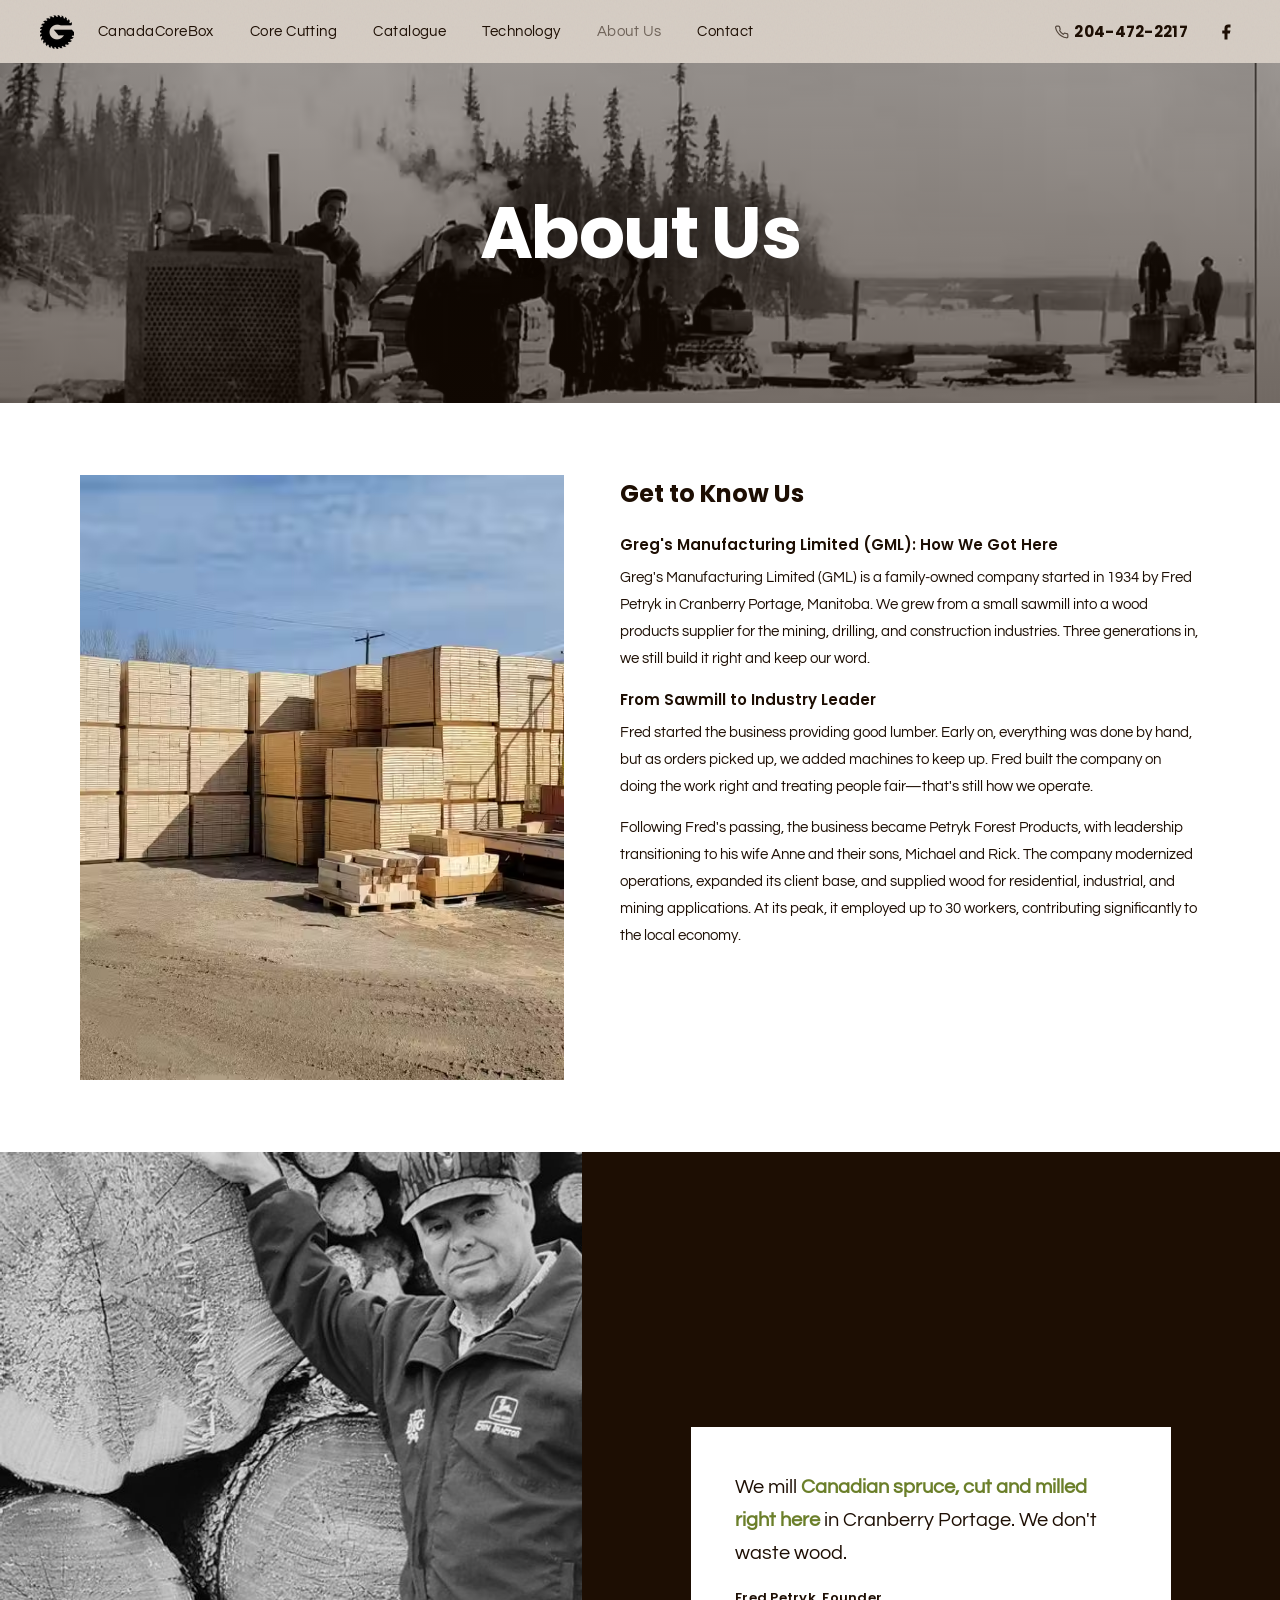
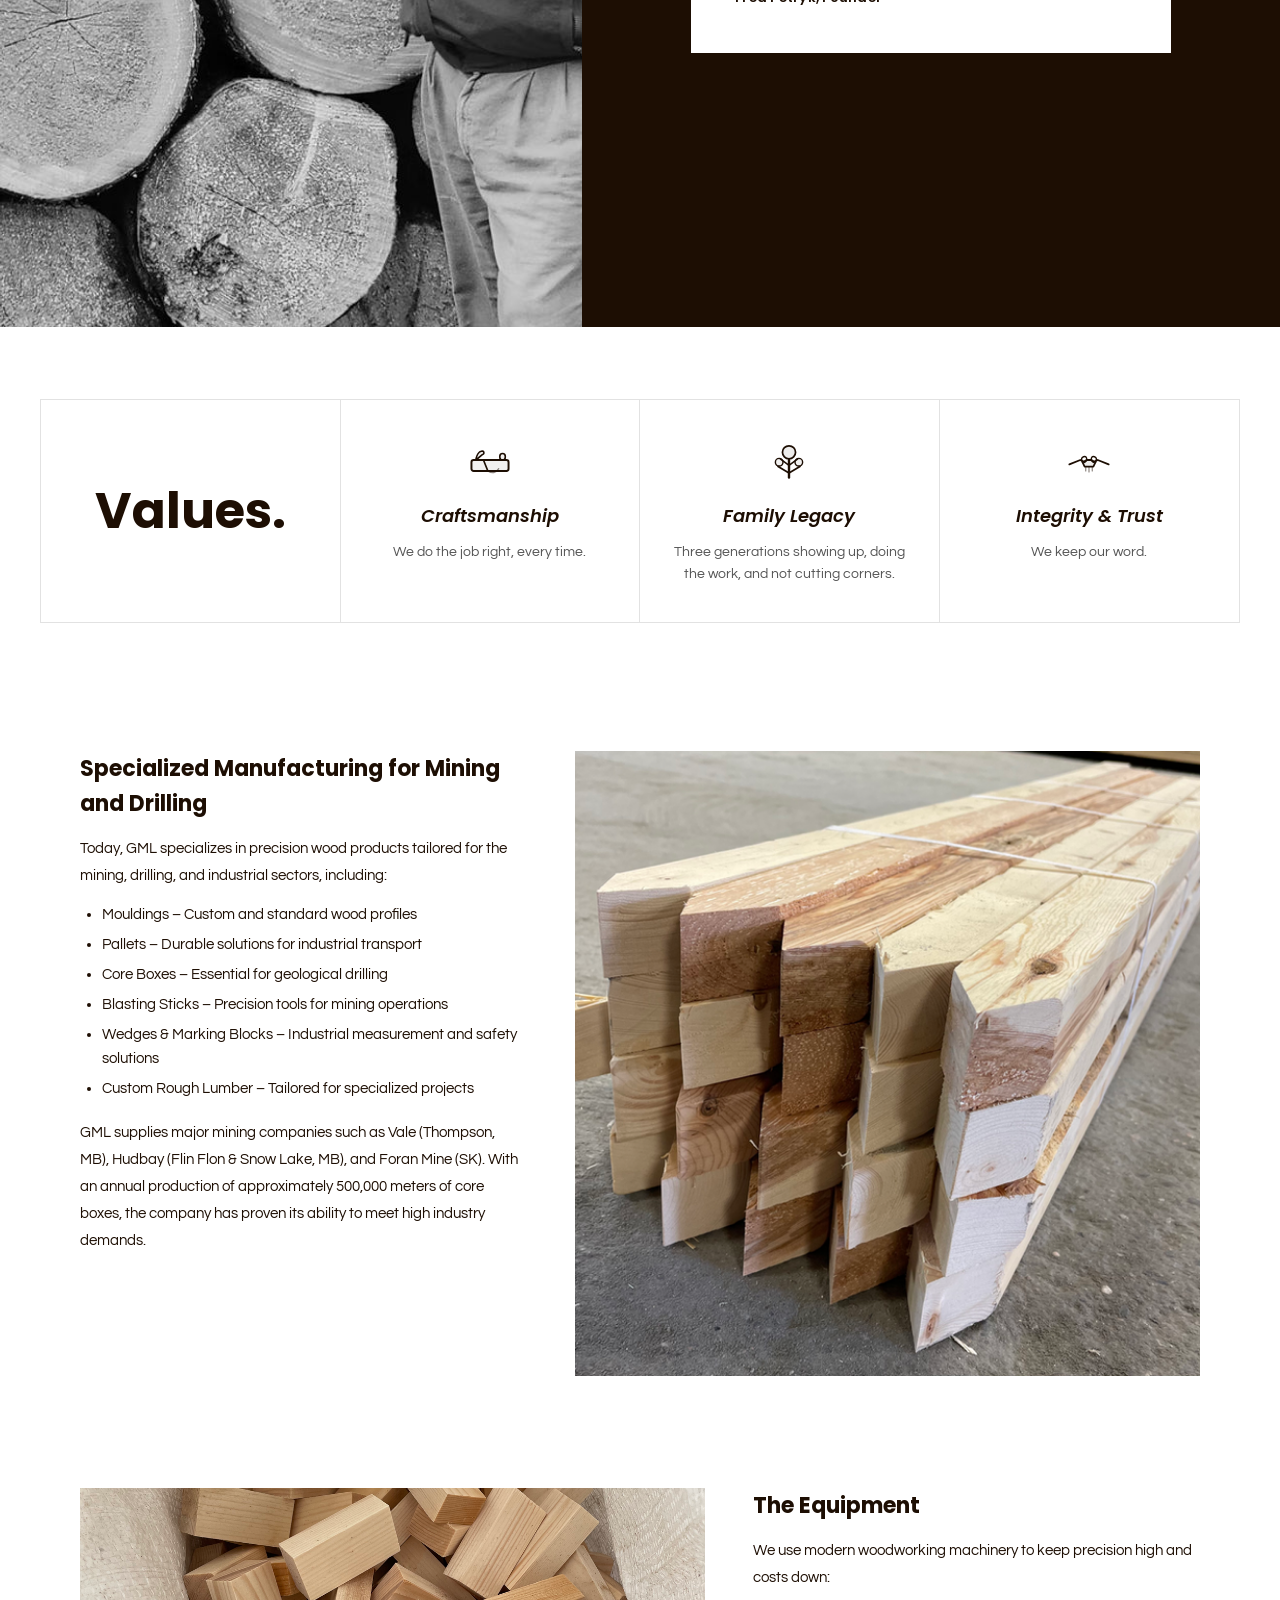
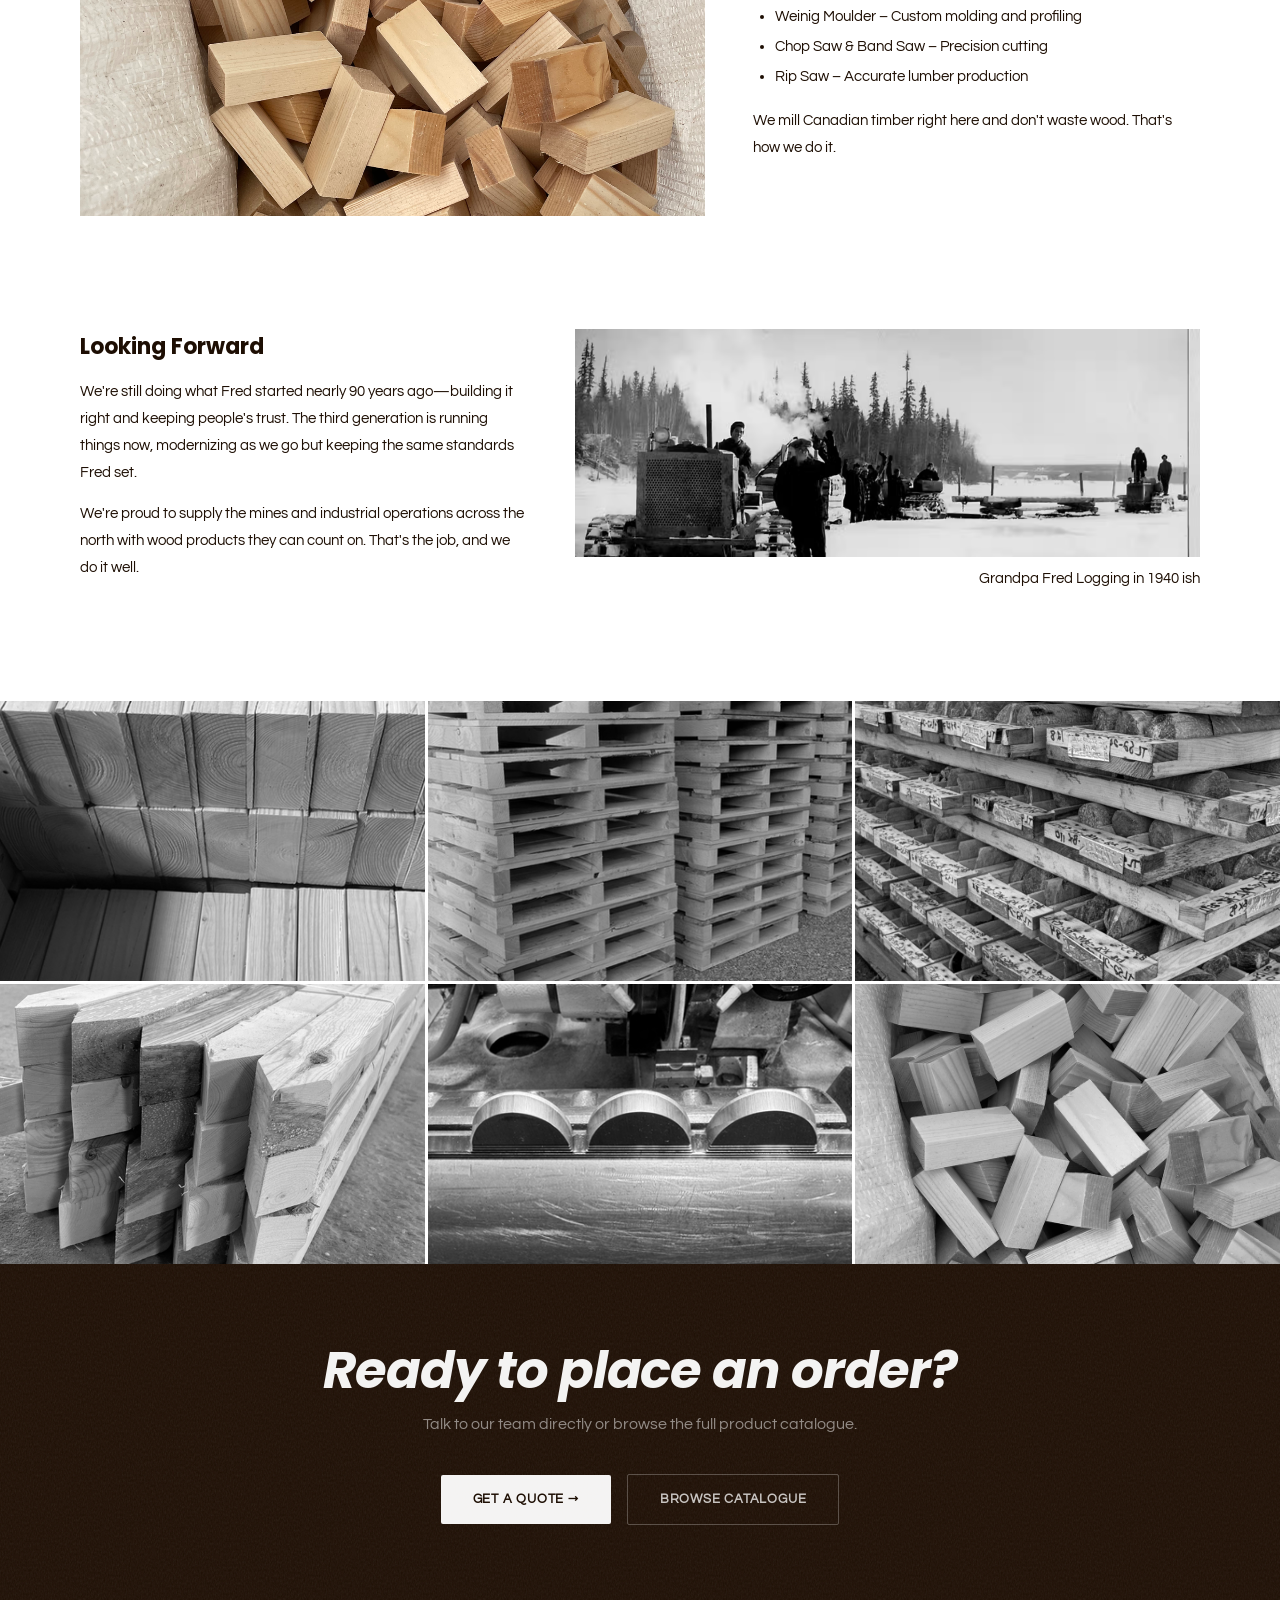
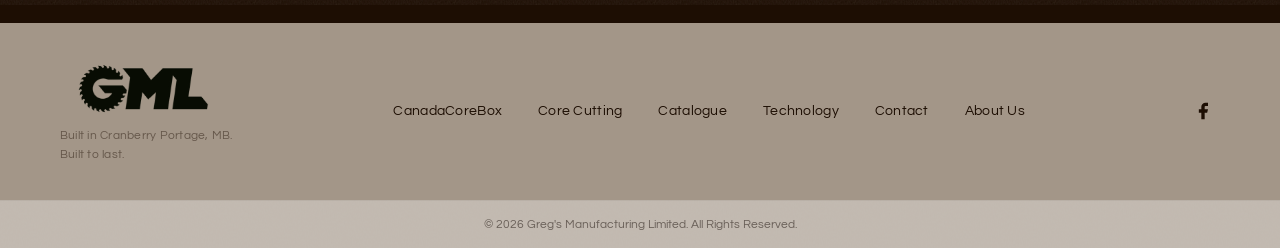
<file: about.html>
<!DOCTYPE html>
<html lang="en">
<head>
    <meta charset="UTF-8">
    <meta name="viewport" content="width=device-width, initial-scale=1.0">
    <title>About Us | Greg's Manufacturing</title>
    <meta name="description" content="Family-owned since 1934, Greg's Manufacturing Limited crafts precision wood products for mining, drilling, and construction — three generations of quality from Cranberry Portage, Manitoba.">
    <meta property="og:title" content="About Us | Greg's Manufacturing">
    <meta property="og:description" content="Family-owned since 1934, Greg's Manufacturing crafts precision wood products for mining, drilling, and construction — three generations of quality from Cranberry Portage, Manitoba.">
    <meta property="og:type" content="website">
    <meta property="og:url" content="https://www.gregsmanufacturing.ca/about.html">
    <meta property="og:image" content="images/wix/mill-hero.avif">
    <link rel="icon" href="images/wix/nav-logo.webp">
    <link rel="preconnect" href="https://fonts.googleapis.com">
    <link href="https://fonts.googleapis.com/css2?family=Questrial&family=Poppins:ital,wght@0,400;0,600;0,700;1,700&family=Caveat&display=swap" rel="stylesheet">
    <link rel="stylesheet" href="css/styles.css?v=19">
</head>
<body>

<!-- NAV OVERLAY -->
<div class="nav-overlay"></div>

<!-- HEADER -->
<header class="navbar">
    <div class="navbar-container">
        <a href="index.html" class="navbar-logo">
            <img src="images/wix/nav-logo.webp" alt="Greg's Manufacturing" width="34" height="34">
        </a>
        <nav class="navbar-nav">
            <a href="canadacorebox.html" class="nav-link">CanadaCoreBox</a>
            <a href="corecutting.html" class="nav-link">Core Cutting</a>
            <a href="shop.html" class="nav-link">Catalogue</a>
            <a href="technology.html" class="nav-link">Technology</a>
            <a href="about.html" class="nav-link nav-link--active">About Us</a>
            <a href="contact.html" class="nav-link">Contact</a>
            <div class="nav-drawer-phone">
                <a href="tel:+12044722217">
                    <svg viewBox="0 0 24 24" width="16" height="16" fill="none" stroke="currentColor" stroke-width="2" stroke-linecap="round" stroke-linejoin="round"><path d="M22 16.92v3a2 2 0 0 1-2.18 2 19.79 19.79 0 0 1-8.63-3.07A19.5 19.5 0 0 1 4.11 12 19.79 19.79 0 0 1 1 4.18 2 2 0 0 1 3 2h3a2 2 0 0 1 2 1.72c.127.96.361 1.903.7 2.81a2 2 0 0 1-.45 2.11L8.09 9.91a16 16 0 0 0 6 6l1.27-1.27a2 2 0 0 1 2.11-.45c.907.339 1.85.573 2.81.7A2 2 0 0 1 22 16.92z"/></svg>
                    204-472-2217
                </a>
            </div>
        </nav>
        <div class="navbar-phone">
            <a href="tel:+12044722217"><svg viewBox="0 0 24 24" width="14" height="14" fill="none" stroke="currentColor" stroke-width="2" stroke-linecap="round" stroke-linejoin="round" style="flex-shrink:0;margin-right:5px;vertical-align:middle;opacity:0.7"><path d="M22 16.92v3a2 2 0 0 1-2.18 2 19.79 19.79 0 0 1-8.63-3.07A19.5 19.5 0 0 1 4.11 12 19.79 19.79 0 0 1 1 4.18 2 2 0 0 1 3 2h3a2 2 0 0 1 2 1.72c.127.96.361 1.903.7 2.81a2 2 0 0 1-.45 2.11L8.09 9.91a16 16 0 0 0 6 6l1.27-1.27a2 2 0 0 1 2.11-.45c.907.339 1.85.573 2.81.7A2 2 0 0 1 22 16.92z"/></svg>204-472-2217</a>
        </div>
        <div class="navbar-social-icons">
            <a href="https://www.facebook.com/GregsManufacturing" target="_blank" rel="noopener" aria-label="Facebook">
                <svg viewBox="0 0 24 24" width="18" height="18"><path d="M18 2h-3a5 5 0 0 0-5 5v3H7v4h3v8h4v-8h3l1-4h-4V7a1 1 0 0 1 1-1h3z" fill="#1D0E03"/></svg>
            </a>
        </div>
        <button class="hamburger" aria-label="Menu">
            <span></span>
            <span></span>
            <span></span>
        </button>
    </div>
</header>

<!-- HERO BANNER -->
<section class="hero-banner" style="background-image: url('images/wix/mill-hero.avif');">
    <div class="hero-overlay"></div>
    <div class="hero-banner-title">About Us</div>
</section>

<!-- ABOUT INTRO -->
<section class="about-content">
    <div class="about-image animate-on-scroll animate-left">
        <img src="images/wix/stacked-lumber.avif" alt="Stacked Lumber">
    </div>
    <div class="about-text animate-on-scroll animate-right">
        <h3>Get to Know Us</h3>
        <p class="bold-intro">Greg's Manufacturing Limited (GML): How We Got Here</p>
        <p>Greg's Manufacturing Limited (GML) is a family-owned company started in 1934 by Fred Petryk in Cranberry Portage, Manitoba. We grew from a small sawmill into a wood products supplier for the mining, drilling, and construction industries. Three generations in, we still build it right and keep our word.</p>
        <p class="bold-intro">From Sawmill to Industry Leader</p>
        <p>Fred started the business providing good lumber. Early on, everything was done by hand, but as orders picked up, we added machines to keep up. Fred built the company on doing the work right and treating people fair—that's still how we operate.</p>
        <p>Following Fred's passing, the business became Petryk Forest Products, with leadership transitioning to his wife Anne and their sons, Michael and Rick. The company modernized operations, expanded its client base, and supplied wood for residential, industrial, and mining applications. At its peak, it employed up to 30 workers, contributing significantly to the local economy.</p>
    </div>
</section>

<!-- FOUNDER QUOTE -->
<section class="quote-section">
    <div class="quote-inner">
        <div class="quote-image">
            <img src="images/wix/fred-petryk.jpg" alt="Fred Petryk with Logs">
        </div>
        <div class="quote-card">
            <div class="quote-card-inner animate-on-scroll">
                <blockquote>We mill <span class="text-highlight">Canadian spruce, cut and milled right here</span> in Cranberry Portage. We don't waste wood.</blockquote>
                <p class="attribution">Fred Petryk, Founder</p>
            </div>
        </div>
    </div>
</section>

<!-- VALUES -->
<section class="values-section">
    <div class="values-grid animate-on-scroll">
        <div class="value-title-cell">
            <h2>Values.</h2>
        </div>
        <div class="value-item">
            <svg class="value-icon" viewBox="0 0 44 44" fill="none" xmlns="http://www.w3.org/2000/svg" aria-hidden="true">
              <rect x="5" y="22" width="34" height="10" rx="2" stroke="#1D0E03" stroke-width="1.8" fill="rgba(29,14,3,0.06)"/>
              <path d="M16 22 L20 32" stroke="#1D0E03" stroke-width="1.5" stroke-linecap="round"/>
              <path d="M9 22 C9 22 10 15 14 14 C17 13 17 17 15 17 L9 22Z" stroke="#1D0E03" stroke-width="1.5" stroke-linejoin="round" fill="rgba(29,14,3,0.06)"/>
              <rect x="31" y="16" width="5" height="6" rx="2.5" stroke="#1D0E03" stroke-width="1.5" fill="rgba(29,14,3,0.06)"/>
              <path d="M20 32 Q26 36 30 30" stroke="#1D0E03" stroke-width="1.2" stroke-linecap="round" fill="none" opacity="0.5"/>
            </svg>
            <h3>Craftsmanship</h3>
            <p>We do the job right, every time.</p>
        </div>
        <div class="value-item">
            <svg class="value-icon" viewBox="0 0 44 44" fill="none" xmlns="http://www.w3.org/2000/svg" aria-hidden="true">
              <line x1="22" y1="38" x2="22" y2="22" stroke="#1D0E03" stroke-width="2.2" stroke-linecap="round"/>
              <path d="M22 34 L12 28 M22 34 L32 28" stroke="#1D0E03" stroke-width="1.6" stroke-linecap="round"/>
              <path d="M22 27 L14 21 M22 27 L30 21" stroke="#1D0E03" stroke-width="1.4" stroke-linecap="round"/>
              <circle cx="22" cy="15" r="6" stroke="#1D0E03" stroke-width="1.6" fill="rgba(29,14,3,0.08)"/>
              <circle cx="13" cy="24" r="3.5" stroke="#1D0E03" stroke-width="1.3" fill="rgba(29,14,3,0.06)"/>
              <circle cx="31" cy="24" r="3.5" stroke="#1D0E03" stroke-width="1.3" fill="rgba(29,14,3,0.06)"/>
            </svg>
            <h3>Family Legacy</h3>
            <p>Three generations showing up, doing the work, and not cutting corners.</p>
        </div>
        <div class="value-item">
            <svg class="value-icon" viewBox="0 0 44 44" fill="none" xmlns="http://www.w3.org/2000/svg" aria-hidden="true">
              <path d="M4 26 L14 22 L18 24 L20 22 L24 22" stroke="#1D0E03" stroke-width="1.7" stroke-linecap="round" stroke-linejoin="round"/>
              <path d="M40 26 L30 22 L26 24 L24 22" stroke="#1D0E03" stroke-width="1.7" stroke-linecap="round" stroke-linejoin="round"/>
              <path d="M16 24 L18 28 L26 28 L28 24 L24 22 L20 22 Z" stroke="#1D0E03" stroke-width="1.6" stroke-linejoin="round" fill="rgba(29,14,3,0.08)"/>
              <path d="M16 24 Q14 20 17 19 Q20 18 20 22" stroke="#1D0E03" stroke-width="1.3" stroke-linecap="round" fill="none"/>
              <path d="M28 24 Q30 20 27 19 Q24 18 24 22" stroke="#1D0E03" stroke-width="1.3" stroke-linecap="round" fill="none"/>
              <path d="M19 28 L19 32 M22 28 L22 33 M25 28 L25 32" stroke="#1D0E03" stroke-width="1.1" stroke-linecap="round" opacity="0.5"/>
            </svg>
            <h3>Integrity &amp; Trust</h3>
            <p>We keep our word.</p>
        </div>
    </div>
</section>

<!-- PRODUCTS -->
<section class="two-col-section animate-on-scroll">
    <div>
        <h3>Specialized Manufacturing for Mining and Drilling</h3>
        <p>Today, GML specializes in precision wood products tailored for the mining, drilling, and industrial sectors, including:</p>
        <ul>
            <li>Mouldings &ndash; Custom and standard wood profiles</li>
            <li>Pallets &ndash; Durable solutions for industrial transport</li>
            <li>Core Boxes &ndash; Essential for geological drilling</li>
            <li>Blasting Sticks &ndash; Precision tools for mining operations</li>
            <li>Wedges &amp; Marking Blocks &ndash; Industrial measurement and safety solutions</li>
            <li>Custom Rough Lumber &ndash; Tailored for specialized projects</li>
        </ul>
        <p>GML supplies major mining companies such as Vale (Thompson, MB), Hudbay (Flin Flon &amp; Snow Lake, MB), and Foran Mine (SK). With an annual production of approximately 500,000 meters of core boxes, the company has proven its ability to meet high industry demands.</p>
    </div>
    <div>
        <img src="images/wix/tech-machine.png" alt="Specialized Manufacturing Truck">
    </div>
</section>

<!-- EQUIPMENT -->
<section class="two-col-section reverse animate-on-scroll">
    <div>
        <img src="images/wix/tech-hero.png" alt="Advanced Technology Machinery">
    </div>
    <div>
        <h3>The Equipment</h3>
        <p>We use modern woodworking machinery to keep precision high and costs down:</p>
        <ul>
            <li>Weinig Moulder &ndash; Custom molding and profiling</li>
            <li>Chop Saw &amp; Band Saw &ndash; Precision cutting</li>
            <li>Rip Saw &ndash; Accurate lumber production</li>
        </ul>
        <p>We mill Canadian timber right here and don't waste wood. That's how we do it.</p>
    </div>
</section>

<!-- LOOKING FORWARD -->
<section class="two-col-section animate-on-scroll">
    <div>
        <h3>Looking Forward</h3>
        <p>We're still doing what Fred started nearly 90 years ago—building it right and keeping people's trust. The third generation is running things now, modernizing as we go but keeping the same standards Fred set.</p>
        <p>We're proud to supply the mines and industrial operations across the north with wood products they can count on. That's the job, and we do it well.</p>
    </div>
    <div>
        <img src="images/wix/mill-hero.avif" alt="Fred Logging 1940">
        <p class="image-caption">Grandpa Fred Logging in 1940 ish</p>
    </div>
</section>

<!-- GALLERY -->
<div class="photo-strip">
    <img src="images/wix/photo-strip-2.png" alt="Lumber Stacks">
    <img src="images/wix/photo-strip-3.png" alt="Truck with Load">
    <img src="images/wix/lumber-hero.jpg" alt="Warehouse">
    <img src="images/wix/tech-machine.png" alt="Truck">
    <img src="images/wix/photo-strip-1.png" alt="Manufacturing">
    <img src="images/wix/tech-hero.png" alt="Machinery">
</div>

<!-- CTA -->
<section class="about-cta-band">
    <div class="about-cta-inner">
        <h2 class="about-cta-heading">Ready to place an order?</h2>
        <p class="about-cta-sub">Talk to our team directly or browse the full product catalogue.</p>
        <div class="about-cta-btns">
            <a href="contact.html" class="about-cta-btn">Get a Quote &rarr;</a>
            <a href="shop.html" class="about-cta-btn-ghost">Browse Catalogue</a>
        </div>
    </div>
</section>

<!-- FOOTER -->
<footer class="footer">
    <div class="brush-divider"></div>
    <div class="footer-content">
        <div class="footer-logo">
            <img src="images/wix/footer-logo.png" alt="GML Logo">
            <p class="footer-tagline">Built in Cranberry Portage, MB.<br>Built to last.</p>
        </div>
        <nav class="footer-nav">
            <a href="canadacorebox.html">CanadaCoreBox</a>
            <a href="corecutting.html">Core Cutting</a>
            <a href="shop.html">Catalogue</a>
            <a href="technology.html">Technology</a>
            <a href="contact.html">Contact</a>
            <a href="about.html">About Us</a>
        </nav>
        <div class="footer-social">
            <a href="https://www.facebook.com/GregsManufacturing" target="_blank" rel="noopener" aria-label="Facebook"><svg viewBox="0 0 24 24"><path d="M18 2h-3a5 5 0 0 0-5 5v3H7v4h3v8h4v-8h3l1-4h-4V7a1 1 0 0 1 1-1h3z"/></svg></a>
        </div>
    </div>
    <div class="footer-bottom">
        &copy; 2026 Greg's Manufacturing Limited. All Rights Reserved.
    </div>
</footer>

<script src="js/main.js?v=2"></script>
<!-- STICKY MOBILE CALL BAR -->
<a href="tel:+12044722217" class="mobile-call-bar" aria-label="Call Greg's Manufacturing">
    <svg viewBox="0 0 24 24" width="18" height="18" fill="none" stroke="currentColor" stroke-width="2" stroke-linecap="round" stroke-linejoin="round"><path d="M22 16.92v3a2 2 0 0 1-2.18 2 19.79 19.79 0 0 1-8.63-3.07A19.5 19.5 0 0 1 4.11 12 19.79 19.79 0 0 1 1 4.18 2 2 0 0 1 3 2h3a2 2 0 0 1 2 1.72c.127.96.361 1.903.7 2.81a2 2 0 0 1-.45 2.11L8.09 9.91a16 16 0 0 0 6 6l1.27-1.27a2 2 0 0 1 2.11-.45c.907.339 1.85.573 2.81.7A2 2 0 0 1 22 16.92z"/></svg>
    <span>Call Us &mdash; 204-472-2217</span>
</a>
</body>
</html>
</file>
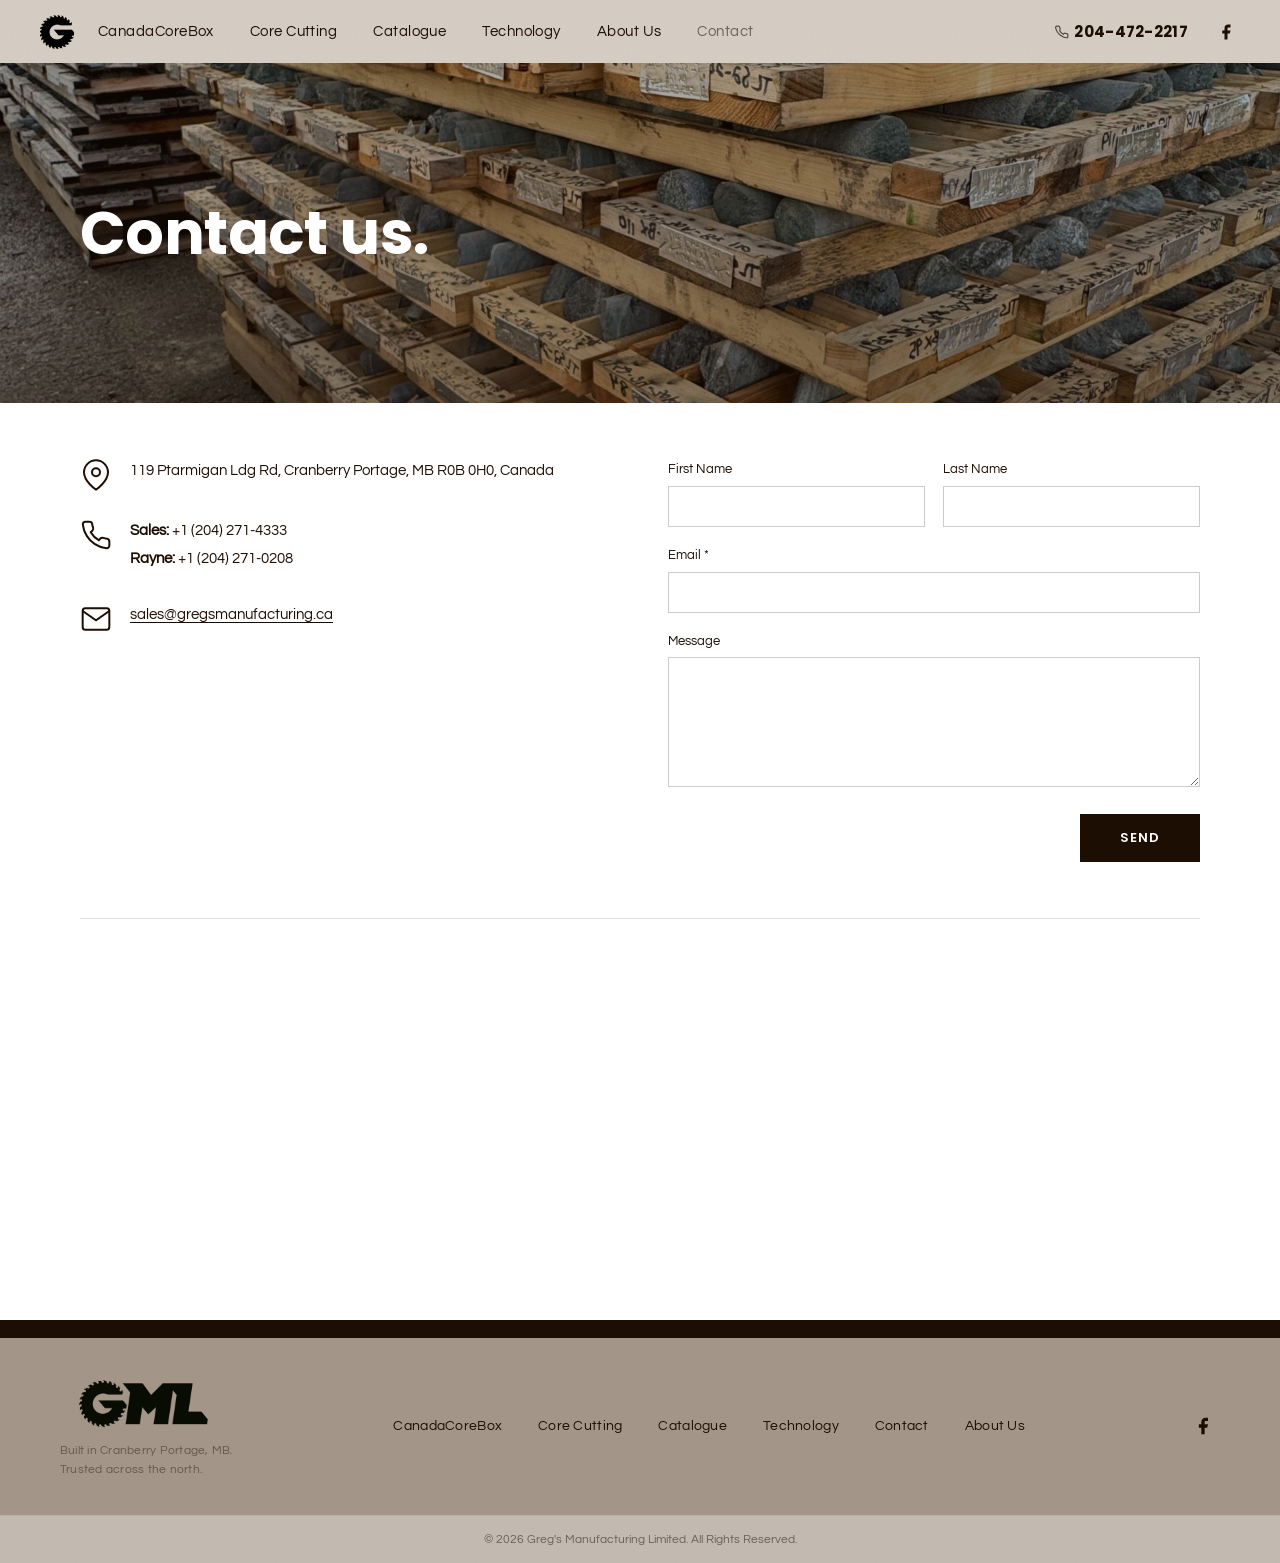
<file: contact.html>
<!DOCTYPE html>
<html lang="en">
<head>
    <meta charset="UTF-8">
    <meta name="viewport" content="width=device-width, initial-scale=1.0">
    <title>Contact | Greg's Manufacturing</title>
    <meta name="description" content="Get in touch with Greg's Manufacturing — request a quote, ask about core boxes, lumber, or custom wood products. Located in Cranberry Portage, Manitoba.">
    <meta property="og:title" content="Contact | Greg's Manufacturing">
    <meta property="og:description" content="Get in touch with Greg's Manufacturing — request a quote, ask about core boxes, lumber, or custom wood products. Located in Cranberry Portage, Manitoba.">
    <meta property="og:type" content="website">
    <meta property="og:url" content="https://www.gregsmanufacturing.ca/contact.html">
    <meta property="og:image" content="images/wix/lumber-hero.jpg">
    <link rel="icon" href="images/wix/nav-logo.webp">
    <link rel="preconnect" href="https://fonts.googleapis.com">
    <link href="https://fonts.googleapis.com/css2?family=Questrial&family=Poppins:ital,wght@0,400;0,600;0,700;1,700&family=Caveat&display=swap" rel="stylesheet">
    <link rel="stylesheet" href="css/styles.css?v=19">
</head>
<body>

<!-- NAV OVERLAY (mobile) -->
<div class="nav-overlay"></div>

<!-- HEADER -->
<header class="navbar">
    <div class="navbar-container">
        <a href="index.html" class="navbar-logo">
            <img src="images/wix/nav-logo.webp" alt="Greg's Manufacturing" width="34" height="34">
        </a>
        <nav class="navbar-nav">
            <a href="canadacorebox.html" class="nav-link">CanadaCoreBox</a>
            <a href="corecutting.html" class="nav-link">Core Cutting</a>
            <a href="shop.html" class="nav-link">Catalogue</a>
            <a href="technology.html" class="nav-link">Technology</a>
            <a href="about.html" class="nav-link">About Us</a>
            <a href="contact.html" class="nav-link nav-link--active">Contact</a>
            <div class="nav-drawer-phone">
                <a href="tel:+12044722217">
                    <svg viewBox="0 0 24 24" width="16" height="16" fill="none" stroke="currentColor" stroke-width="2" stroke-linecap="round" stroke-linejoin="round"><path d="M22 16.92v3a2 2 0 0 1-2.18 2 19.79 19.79 0 0 1-8.63-3.07A19.5 19.5 0 0 1 4.11 12 19.79 19.79 0 0 1 1 4.18 2 2 0 0 1 3 2h3a2 2 0 0 1 2 1.72c.127.96.361 1.903.7 2.81a2 2 0 0 1-.45 2.11L8.09 9.91a16 16 0 0 0 6 6l1.27-1.27a2 2 0 0 1 2.11-.45c.907.339 1.85.573 2.81.7A2 2 0 0 1 22 16.92z"/></svg>
                    204-472-2217
                </a>
            </div>
        </nav>
        <div class="navbar-phone">
            <a href="tel:+12044722217"><svg viewBox="0 0 24 24" width="14" height="14" fill="none" stroke="currentColor" stroke-width="2" stroke-linecap="round" stroke-linejoin="round" style="flex-shrink:0;margin-right:5px;vertical-align:middle;opacity:0.7"><path d="M22 16.92v3a2 2 0 0 1-2.18 2 19.79 19.79 0 0 1-8.63-3.07A19.5 19.5 0 0 1 4.11 12 19.79 19.79 0 0 1 1 4.18 2 2 0 0 1 3 2h3a2 2 0 0 1 2 1.72c.127.96.361 1.903.7 2.81a2 2 0 0 1-.45 2.11L8.09 9.91a16 16 0 0 0 6 6l1.27-1.27a2 2 0 0 1 2.11-.45c.907.339 1.85.573 2.81.7A2 2 0 0 1 22 16.92z"/></svg>204-472-2217</a>
        </div>
        <div class="navbar-social-icons">
            <a href="https://www.facebook.com/GregsManufacturing" target="_blank" rel="noopener" aria-label="Facebook">
                <svg viewBox="0 0 24 24" width="18" height="18"><path d="M18 2h-3a5 5 0 0 0-5 5v3H7v4h3v8h4v-8h3l1-4h-4V7a1 1 0 0 1 1-1h3z" fill="#1D0E03"/></svg>
            </a>
        </div>
        <button class="hamburger" aria-label="Menu">
            <span></span>
            <span></span>
            <span></span>
        </button>
    </div>
</header>

<!-- HERO BANNER -->
<section class="hero-banner" style="background-image: url('images/wix/lumber-hero.jpg');">
    <div class="hero-overlay"></div>
    <div class="hero-banner-title-left">Contact us.</div>
</section>

<!-- CONTACT CONTENT -->
<section class="contact-content">
    <!-- LEFT: Contact Info -->
    <div class="contact-info animate-on-scroll animate-left">
        <div class="contact-info-item">
            <div class="contact-icon">
                <svg viewBox="0 0 24 24"><path d="M21 10c0 7-9 13-9 13s-9-6-9-13a9 9 0 0 1 18 0z"/><circle cx="12" cy="10" r="3"/></svg>
            </div>
            <div class="contact-info-text">
                <p>119 Ptarmigan Ldg Rd, Cranberry Portage, MB R0B 0H0, Canada</p>
            </div>
        </div>
        <div class="contact-info-item">
            <div class="contact-icon">
                <svg viewBox="0 0 24 24"><path d="M22 16.92v3a2 2 0 0 1-2.18 2 19.79 19.79 0 0 1-8.63-3.07 19.5 19.5 0 0 1-6-6 19.79 19.79 0 0 1-3.07-8.67A2 2 0 0 1 4.11 2h3a2 2 0 0 1 2 1.72c.127.96.361 1.903.7 2.81a2 2 0 0 1-.45 2.11L8.09 9.91a16 16 0 0 0 6 6l1.27-1.27a2 2 0 0 1 2.11-.45c.907.339 1.85.573 2.81.7A2 2 0 0 1 22 16.92z"/></svg>
            </div>
            <div class="contact-info-text">
                <p><strong>Sales:</strong> +1 (204) 271-4333</p>
                <p><strong>Rayne:</strong> +1 (204) 271-0208</p>
            </div>
        </div>
        <div class="contact-info-item">
            <div class="contact-icon">
                <svg viewBox="0 0 24 24"><path d="M4 4h16c1.1 0 2 .9 2 2v12c0 1.1-.9 2-2 2H4c-1.1 0-2-.9-2-2V6c0-1.1.9-2 2-2z"/><polyline points="22,6 12,13 2,6"/></svg>
            </div>
            <div class="contact-info-text">
                <p><a href="mailto:sales@gregsmanufacturing.ca">sales@gregsmanufacturing.ca</a></p>
            </div>
        </div>
    </div>

    <!-- RIGHT: Contact Form -->
    <form class="contact-form animate-on-scroll animate-right" action="https://formspree.io/f/mdaljdbg" method="POST">
        <input type="hidden" name="_subject" value="New message from gregsmanufacturing.ca">
        <div class="form-row">
            <div>
                <label>First Name</label>
                <input type="text" name="firstName" required>
            </div>
            <div>
                <label>Last Name</label>
                <input type="text" name="lastName" required>
            </div>
        </div>
        <label>Email *</label>
        <input type="email" name="email" required>
        <label>Message</label>
        <textarea name="message"></textarea>
        <button type="submit" class="send-btn">Send</button>
        <p class="form-success" style="display:none; color:#4a7c3f; font-weight:600; margin-top:12px;">✓ Message sent! We'll be in touch soon.</p>
        <p class="form-error" style="display:none; color:#c0392b; font-weight:600; margin-top:12px;">Something went wrong. Please try again or email us directly.</p>
    </form>
</section>

<!-- DIVIDER -->
<div class="contact-divider"><hr></div>

<!-- MAP -->
<div class="contact-map">
    <iframe src="https://maps.google.com/maps?q=119+Ptarmigan+Ldg+Rd,+Cranberry+Portage,+MB+R0B+0H0,+Canada&output=embed&z=14" allowfullscreen="" loading="lazy" referrerpolicy="no-referrer-when-downgrade"></iframe>
</div>

<!-- FOOTER -->
<footer class="footer">
    <div class="brush-divider"></div>
    <div class="footer-content">
        <div class="footer-logo">
            <img src="images/wix/footer-logo.png" alt="GML Logo">
            <p class="footer-tagline">Built in Cranberry Portage, MB.<br>Trusted across the north.</p>
        </div>
        <nav class="footer-nav">
            <a href="canadacorebox.html">CanadaCoreBox</a>
            <a href="corecutting.html">Core Cutting</a>
            <a href="shop.html">Catalogue</a>
            <a href="technology.html">Technology</a>
            <a href="contact.html">Contact</a>
            <a href="about.html">About Us</a>
        </nav>
        <div class="footer-social">
            <a href="https://www.facebook.com/GregsManufacturing" target="_blank" rel="noopener" aria-label="Facebook"><svg viewBox="0 0 24 24"><path d="M18 2h-3a5 5 0 0 0-5 5v3H7v4h3v8h4v-8h3l1-4h-4V7a1 1 0 0 1 1-1h3z"/></svg></a>
        </div>
    </div>
    <div class="footer-bottom">
        &copy; 2026 Greg's Manufacturing Limited. All Rights Reserved.
    </div>
</footer>

<script src="js/main.js?v=2"></script>
<!-- STICKY MOBILE CALL BAR -->
<a href="tel:+12044722217" class="mobile-call-bar" aria-label="Call Greg's Manufacturing">
    <svg viewBox="0 0 24 24" width="18" height="18" fill="none" stroke="currentColor" stroke-width="2" stroke-linecap="round" stroke-linejoin="round"><path d="M22 16.92v3a2 2 0 0 1-2.18 2 19.79 19.79 0 0 1-8.63-3.07A19.5 19.5 0 0 1 4.11 12 19.79 19.79 0 0 1 1 4.18 2 2 0 0 1 3 2h3a2 2 0 0 1 2 1.72c.127.96.361 1.903.7 2.81a2 2 0 0 1-.45 2.11L8.09 9.91a16 16 0 0 0 6 6l1.27-1.27a2 2 0 0 1 2.11-.45c.907.339 1.85.573 2.81.7A2 2 0 0 1 22 16.92z"/></svg>
    <span>Call Us &mdash; 204-472-2217</span>
</a>
</body>
</html>
</file>
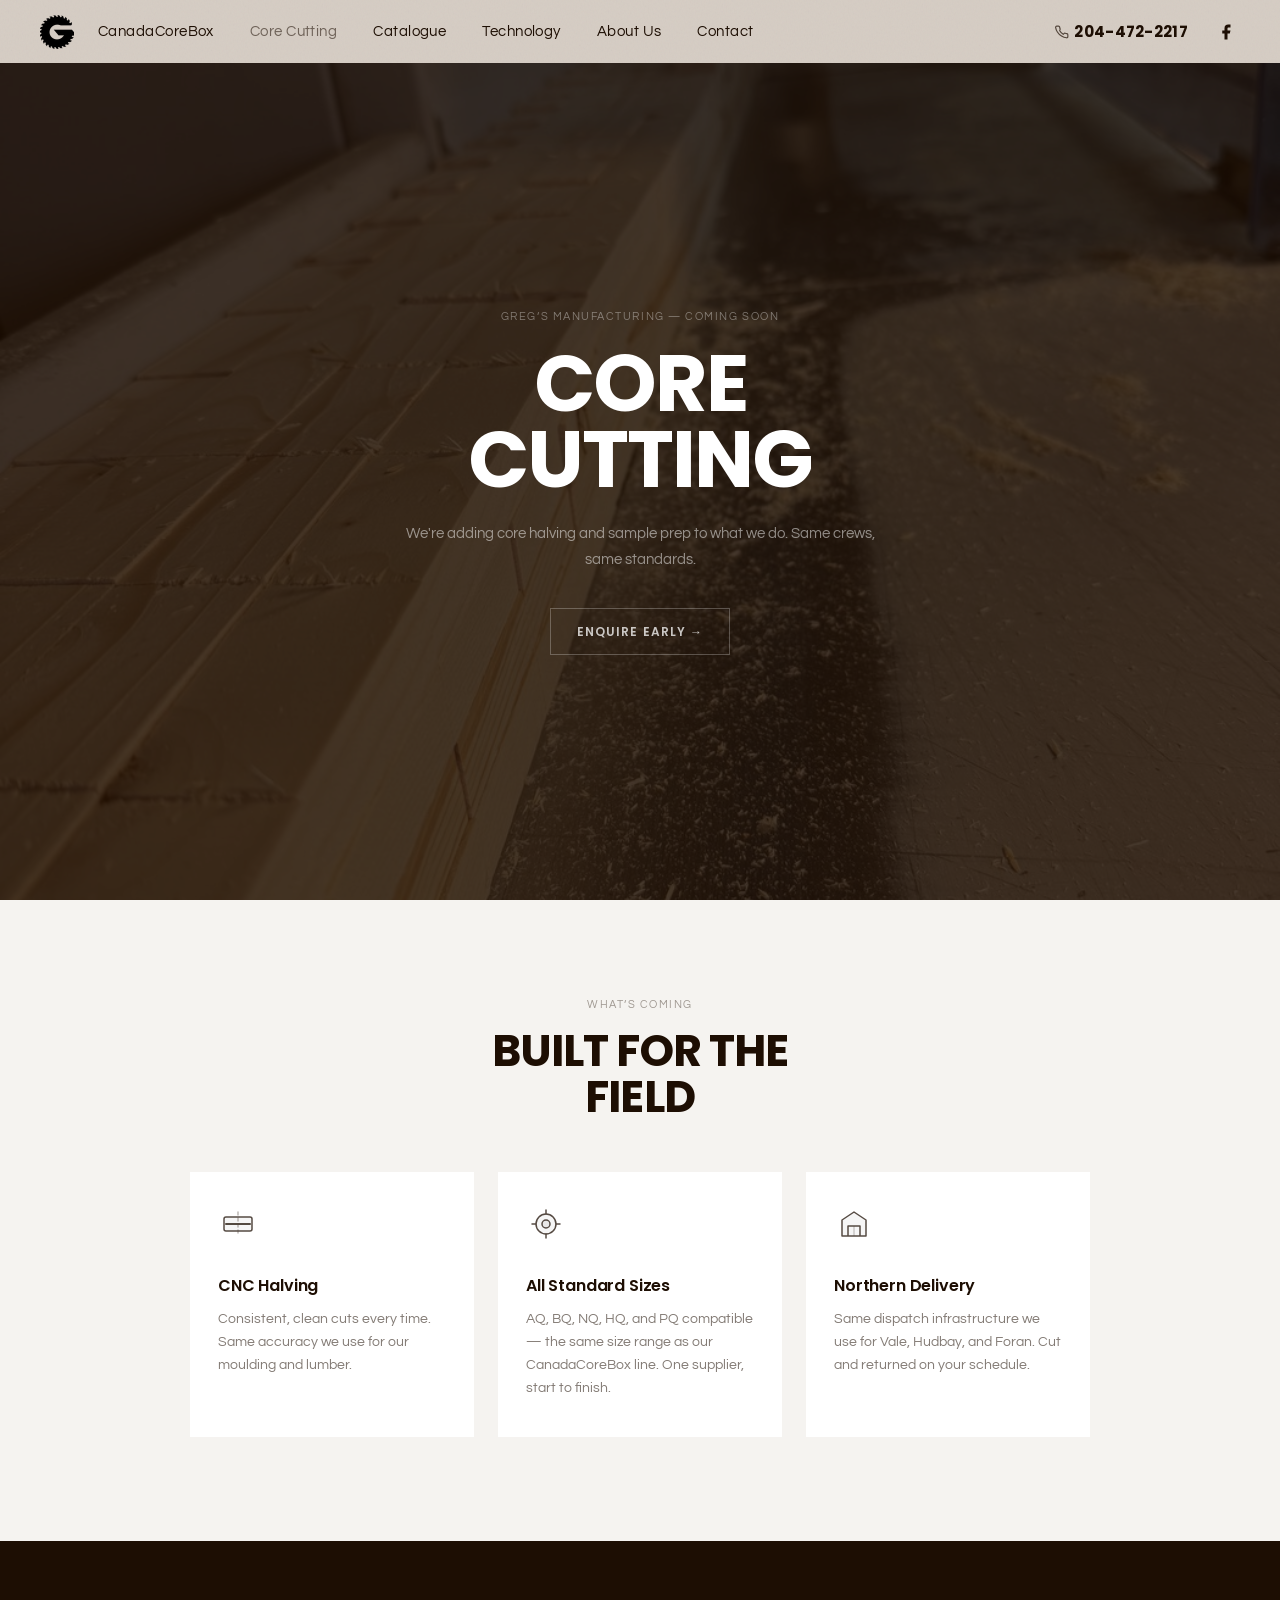
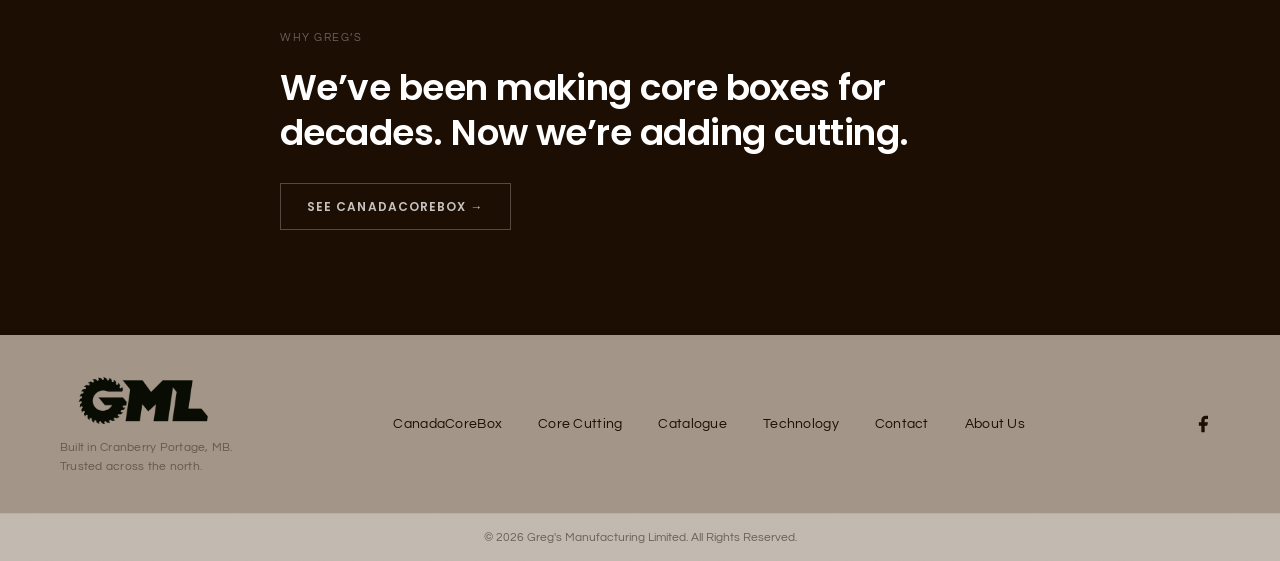
<file: corecutting.html>
<!DOCTYPE html>
<html lang="en">
<head>
    <meta charset="UTF-8">
    <meta name="viewport" content="width=device-width, initial-scale=1.0">
    <title>Core Cutting | Greg's Manufacturing</title>
    <meta name="description" content="Core cutting services coming soon from Greg's Manufacturing — precision CNC core halving and sample preparation for mineral exploration in Manitoba since 1934.">
    <meta property="og:title" content="Core Cutting | Greg's Manufacturing">
    <meta property="og:description" content="Core cutting services coming soon from Greg's Manufacturing — precision wood products for mineral exploration in Manitoba since 1934.">
    <meta property="og:type" content="website">
    <meta property="og:url" content="https://www.gregsmanufacturing.ca/corecutting.html">
    <meta property="og:image" content="images/wix/mill-hero.avif">
    <link rel="icon" href="images/wix/nav-logo.webp">
    <link rel="preconnect" href="https://fonts.googleapis.com">
    <link href="https://fonts.googleapis.com/css2?family=Questrial&family=Poppins:ital,wght@0,300;0,400;0,600;0,700;1,400;1,700&family=Caveat:wght@400;700&display=swap" rel="stylesheet">
    <link rel="stylesheet" href="css/styles.css?v=19">
    <style>
.cc-page {
    min-height: calc(100svh - 63px);
    display: flex;
    align-items: center;
    justify-content: center;
    background: var(--dark);
    position: relative;
    overflow: hidden;
}
.cc-page-bg {
    position: absolute;
    inset: 0;
    width: 100%;
    height: 100%;
    object-fit: cover;
    object-position: center;
    opacity: 0.18;
}
.cc-page-content {
    position: relative;
    z-index: 2;
    text-align: center;
    padding: 64px 28px;
    max-width: 560px;
}
.cc-eyebrow {
    display: block;
    font-family: var(--font-body);
    font-size: 11px;
    letter-spacing: 0.14em;
    text-transform: uppercase;
    color: rgba(255,255,255,0.38);
    margin-bottom: 20px;
}
.cc-heading {
    font-family: var(--font-heading);
    font-size: clamp(40px, 7vw, 80px);
    font-weight: 700;
    color: #fff;
    line-height: 0.95;
    letter-spacing: -0.025em;
    text-transform: uppercase;
    margin-bottom: 24px;
}
.cc-body {
    font-family: var(--font-body);
    font-size: 15px;
    color: rgba(255,255,255,0.5);
    line-height: 1.7;
    margin-bottom: 36px;
}
.cc-cta {
    display: inline-block;
    border: 1px solid rgba(255,255,255,0.25);
    color: rgba(255,255,255,0.75);
    padding: 13px 26px;
    font-family: var(--font-heading);
    font-size: 12px;
    font-weight: 600;
    letter-spacing: 0.09em;
    text-transform: uppercase;
    transition: background 0.25s ease, border-color 0.25s ease;
}
.cc-cta:hover {
    background: rgba(255,255,255,0.08);
    border-color: rgba(255,255,255,0.45);
}

/* What's Coming section */
.cc-features {
    background: #f5f3f0;
    padding: 72px 28px 80px;
}
.cc-features-header {
    text-align: center;
    max-width: 520px;
    margin: 0 auto 52px;
}
.cc-features-eyebrow {
    display: block;
    font-family: var(--font-body);
    font-size: 11px;
    letter-spacing: 0.14em;
    text-transform: uppercase;
    color: rgba(29,14,3,0.4);
    margin-bottom: 14px;
}
.cc-features-heading {
    font-family: var(--font-heading);
    font-size: clamp(28px, 4vw, 44px);
    font-weight: 700;
    color: var(--dark);
    letter-spacing: -0.02em;
    line-height: 1.05;
    text-transform: uppercase;
}
.cc-features-grid {
    display: grid;
    grid-template-columns: 1fr;
    gap: 24px;
    max-width: 900px;
    margin: 0 auto;
}
@media (min-width: 640px) {
    .cc-features-grid { grid-template-columns: 1fr 1fr 1fr; }
}
@media (min-width: 860px) {
    .cc-features { padding: 96px 80px 104px; }
}
.cc-feat-card {
    background: #fff;
    padding: 32px 28px 36px;
}
.cc-feat-icon {
    width: 40px;
    height: 40px;
    margin-bottom: 20px;
    opacity: 0.75;
}
.cc-feat-title {
    font-family: var(--font-heading);
    font-size: 16px;
    font-weight: 600;
    color: var(--dark);
    letter-spacing: -0.01em;
    margin-bottom: 10px;
}
.cc-feat-body {
    font-family: var(--font-body);
    font-size: 14px;
    color: rgba(29,14,3,0.55);
    line-height: 1.65;
}

/* Context band */
.cc-context-band {
    background: var(--dark);
    padding: 72px 28px;
    display: flex;
    flex-direction: column;
    align-items: flex-start;
    gap: 20px;
    max-width: 100%;
}
.cc-context-inner {
    max-width: 720px;
    margin: 0 auto;
    width: 100%;
}
.cc-context-label {
    display: block;
    font-family: var(--font-body);
    font-size: 11px;
    letter-spacing: 0.14em;
    text-transform: uppercase;
    color: rgba(255,255,255,0.35);
    margin-bottom: 18px;
}
.cc-context-text {
    font-family: var(--font-heading);
    font-size: clamp(22px, 3.5vw, 36px);
    font-weight: 600;
    color: #fff;
    line-height: 1.25;
    letter-spacing: -0.015em;
    margin-bottom: 28px;
}
.cc-context-link {
    display: inline-block;
    border: 1px solid rgba(255,255,255,0.25);
    color: rgba(255,255,255,0.75);
    padding: 13px 26px;
    font-family: var(--font-heading);
    font-size: 12px;
    font-weight: 600;
    letter-spacing: 0.09em;
    text-transform: uppercase;
    transition: background 0.25s ease, border-color 0.25s ease;
}
.cc-context-link:hover {
    background: rgba(255,255,255,0.08);
    border-color: rgba(255,255,255,0.45);
}
@media (min-width: 860px) {
    .cc-context-band { padding: 88px 80px; }
}
    </style>
</head>
<body>

<!-- NAV OVERLAY (mobile) -->
<div class="nav-overlay"></div>

<!-- HEADER -->
<header class="navbar">
    <div class="navbar-container">
        <a href="index.html" class="navbar-logo">
            <img src="images/wix/nav-logo.webp" alt="Greg's Manufacturing" width="34" height="34">
        </a>
        <nav class="navbar-nav">
            <a href="canadacorebox.html" class="nav-link">CanadaCoreBox</a>
            <a href="corecutting.html" class="nav-link nav-link--active">Core Cutting</a>
            <a href="shop.html" class="nav-link">Catalogue</a>
            <a href="technology.html" class="nav-link">Technology</a>
            <a href="about.html" class="nav-link">About Us</a>
            <a href="contact.html" class="nav-link">Contact</a>
            <div class="nav-drawer-phone">
                <a href="tel:+12044722217">
                    <svg viewBox="0 0 24 24" width="16" height="16" fill="none" stroke="currentColor" stroke-width="2" stroke-linecap="round" stroke-linejoin="round"><path d="M22 16.92v3a2 2 0 0 1-2.18 2 19.79 19.79 0 0 1-8.63-3.07A19.5 19.5 0 0 1 4.11 12 19.79 19.79 0 0 1 1 4.18 2 2 0 0 1 3 2h3a2 2 0 0 1 2 1.72c.127.96.361 1.903.7 2.81a2 2 0 0 1-.45 2.11L8.09 9.91a16 16 0 0 0 6 6l1.27-1.27a2 2 0 0 1 2.11-.45c.907.339 1.85.573 2.81.7A2 2 0 0 1 22 16.92z"/></svg>
                    204-472-2217
                </a>
            </div>
        </nav>
        <div class="navbar-phone">
            <a href="tel:+12044722217"><svg viewBox="0 0 24 24" width="14" height="14" fill="none" stroke="currentColor" stroke-width="2" stroke-linecap="round" stroke-linejoin="round" style="flex-shrink:0;margin-right:5px;vertical-align:middle;opacity:0.7"><path d="M22 16.92v3a2 2 0 0 1-2.18 2 19.79 19.79 0 0 1-8.63-3.07A19.5 19.5 0 0 1 4.11 12 19.79 19.79 0 0 1 1 4.18 2 2 0 0 1 3 2h3a2 2 0 0 1 2 1.72c.127.96.361 1.903.7 2.81a2 2 0 0 1-.45 2.11L8.09 9.91a16 16 0 0 0 6 6l1.27-1.27a2 2 0 0 1 2.11-.45c.907.339 1.85.573 2.81.7A2 2 0 0 1 22 16.92z"/></svg>204-472-2217</a>
        </div>
        <div class="navbar-social-icons">
            <a href="https://www.facebook.com/GregsManufacturing" target="_blank" rel="noopener" aria-label="Facebook">
                <svg viewBox="0 0 24 24" width="18" height="18"><path d="M18 2h-3a5 5 0 0 0-5 5v3H7v4h3v8h4v-8h3l1-4h-4V7a1 1 0 0 1 1-1h3z" fill="#1D0E03"/></svg>
            </a>
        </div>
        <button class="hamburger" aria-label="Menu">
            <span></span>
            <span></span>
            <span></span>
        </button>
    </div>
</header>

<section class="cc-page">
    <img src="images/catalog/cnc-machinery-cutting.jpg" alt="" class="cc-page-bg">
    <div class="cc-page-content">
        <span class="cc-eyebrow">Greg&rsquo;s Manufacturing &mdash; Coming Soon</span>
        <h1 class="cc-heading">Core<br>Cutting</h1>
        <p class="cc-body">We're adding core halving and sample prep to what we do. Same crews, same standards.</p>
        <a href="contact.html" class="cc-cta">Enquire Early &rarr;</a>
    </div>
</section>

<!-- WHAT'S COMING -->
<section class="cc-features">
    <div class="cc-features-header animate-on-scroll">
        <span class="cc-features-eyebrow">What&rsquo;s Coming</span>
        <h2 class="cc-features-heading">Built for the<br>Field</h2>
    </div>
    <div class="cc-features-grid">
        <div class="cc-feat-card animate-on-scroll" data-delay="0">
            <svg class="cc-feat-icon" viewBox="0 0 40 40" fill="none" xmlns="http://www.w3.org/2000/svg">
                <line x1="8" y1="20" x2="32" y2="20" stroke="#1D0E03" stroke-width="2" stroke-linecap="round"/>
                <line x1="20" y1="8" x2="20" y2="32" stroke="#1D0E03" stroke-width="1.5" stroke-linecap="round" stroke-dasharray="3 3" opacity="0.4"/>
                <rect x="6" y="13" width="28" height="14" rx="2" stroke="#1D0E03" stroke-width="1.5" fill="rgba(29,14,3,0.05)"/>
            </svg>
            <div class="cc-feat-title">CNC Halving</div>
            <p class="cc-feat-body">Consistent, clean cuts every time. Same accuracy we use for our moulding and lumber.</p>
        </div>
        <div class="cc-feat-card animate-on-scroll" data-delay="100">
            <svg class="cc-feat-icon" viewBox="0 0 40 40" fill="none" xmlns="http://www.w3.org/2000/svg">
                <circle cx="20" cy="20" r="10" stroke="#1D0E03" stroke-width="1.5" fill="rgba(29,14,3,0.05)"/>
                <circle cx="20" cy="20" r="4" stroke="#1D0E03" stroke-width="1.5" fill="rgba(29,14,3,0.08)"/>
                <line x1="20" y1="6" x2="20" y2="10" stroke="#1D0E03" stroke-width="1.5" stroke-linecap="round"/>
                <line x1="20" y1="30" x2="20" y2="34" stroke="#1D0E03" stroke-width="1.5" stroke-linecap="round"/>
                <line x1="6" y1="20" x2="10" y2="20" stroke="#1D0E03" stroke-width="1.5" stroke-linecap="round"/>
                <line x1="30" y1="20" x2="34" y2="20" stroke="#1D0E03" stroke-width="1.5" stroke-linecap="round"/>
            </svg>
            <div class="cc-feat-title">All Standard Sizes</div>
            <p class="cc-feat-body">AQ, BQ, NQ, HQ, and PQ compatible — the same size range as our CanadaCoreBox line. One supplier, start to finish.</p>
        </div>
        <div class="cc-feat-card animate-on-scroll" data-delay="200">
            <svg class="cc-feat-icon" viewBox="0 0 40 40" fill="none" xmlns="http://www.w3.org/2000/svg">
                <path d="M8 32 L8 16 L20 8 L32 16 L32 32 Z" stroke="#1D0E03" stroke-width="1.5" stroke-linejoin="round" fill="rgba(29,14,3,0.05)"/>
                <polyline points="14,32 14,22 26,22 26,32" stroke="#1D0E03" stroke-width="1.5" stroke-linejoin="round"/>
                <line x1="20" y1="22" x2="20" y2="32" stroke="#1D0E03" stroke-width="1" opacity="0.4"/>
            </svg>
            <div class="cc-feat-title">Northern Delivery</div>
            <p class="cc-feat-body">Same dispatch infrastructure we use for Vale, Hudbay, and Foran. Cut and returned on your schedule.</p>
        </div>
    </div>
</section>

<!-- CONTEXT BAND -->
<div class="cc-context-band">
    <div class="cc-context-inner animate-on-scroll">
        <span class="cc-context-label">Why Greg&rsquo;s</span>
        <p class="cc-context-text">We&rsquo;ve been making core boxes for decades. Now we&rsquo;re adding cutting.</p>
        <a href="canadacorebox.html" class="cc-context-link">See CanadaCoreBox &rarr;</a>
    </div>
</div>

<footer class="footer">
    <div class="brush-divider"></div>
    <div class="footer-content">
        <div class="footer-logo">
            <img src="images/wix/footer-logo.png" alt="GML Logo">
            <p class="footer-tagline">Built in Cranberry Portage, MB.<br>Trusted across the north.</p>
        </div>
        <nav class="footer-nav">
            <a href="canadacorebox.html">CanadaCoreBox</a>
            <a href="corecutting.html">Core Cutting</a>
            <a href="shop.html">Catalogue</a>
            <a href="technology.html">Technology</a>
            <a href="contact.html">Contact</a>
            <a href="about.html">About Us</a>
        </nav>
        <div class="footer-social">
            <a href="https://www.facebook.com/GregsManufacturing" target="_blank" rel="noopener" aria-label="Facebook"><svg viewBox="0 0 24 24"><path d="M18 2h-3a5 5 0 0 0-5 5v3H7v4h3v8h4v-8h3l1-4h-4V7a1 1 0 0 1 1-1h3z"/></svg></a>
        </div>
    </div>
    <div class="footer-bottom">
        &copy; 2026 Greg's Manufacturing Limited. All Rights Reserved.
    </div>
</footer>

<script src="js/main.js?v=2"></script>
<!-- STICKY MOBILE CALL BAR -->
<a href="tel:+12044722217" class="mobile-call-bar" aria-label="Call Greg's Manufacturing">
    <svg viewBox="0 0 24 24" width="18" height="18" fill="none" stroke="currentColor" stroke-width="2" stroke-linecap="round" stroke-linejoin="round"><path d="M22 16.92v3a2 2 0 0 1-2.18 2 19.79 19.79 0 0 1-8.63-3.07A19.5 19.5 0 0 1 4.11 12 19.79 19.79 0 0 1 1 4.18 2 2 0 0 1 3 2h3a2 2 0 0 1 2 1.72c.127.96.361 1.903.7 2.81a2 2 0 0 1-.45 2.11L8.09 9.91a16 16 0 0 0 6 6l1.27-1.27a2 2 0 0 1 2.11-.45c.907.339 1.85.573 2.81.7A2 2 0 0 1 22 16.92z"/></svg>
    <span>Call Us &mdash; 204-472-2217</span>
</a>
</body>
</html>
</file>
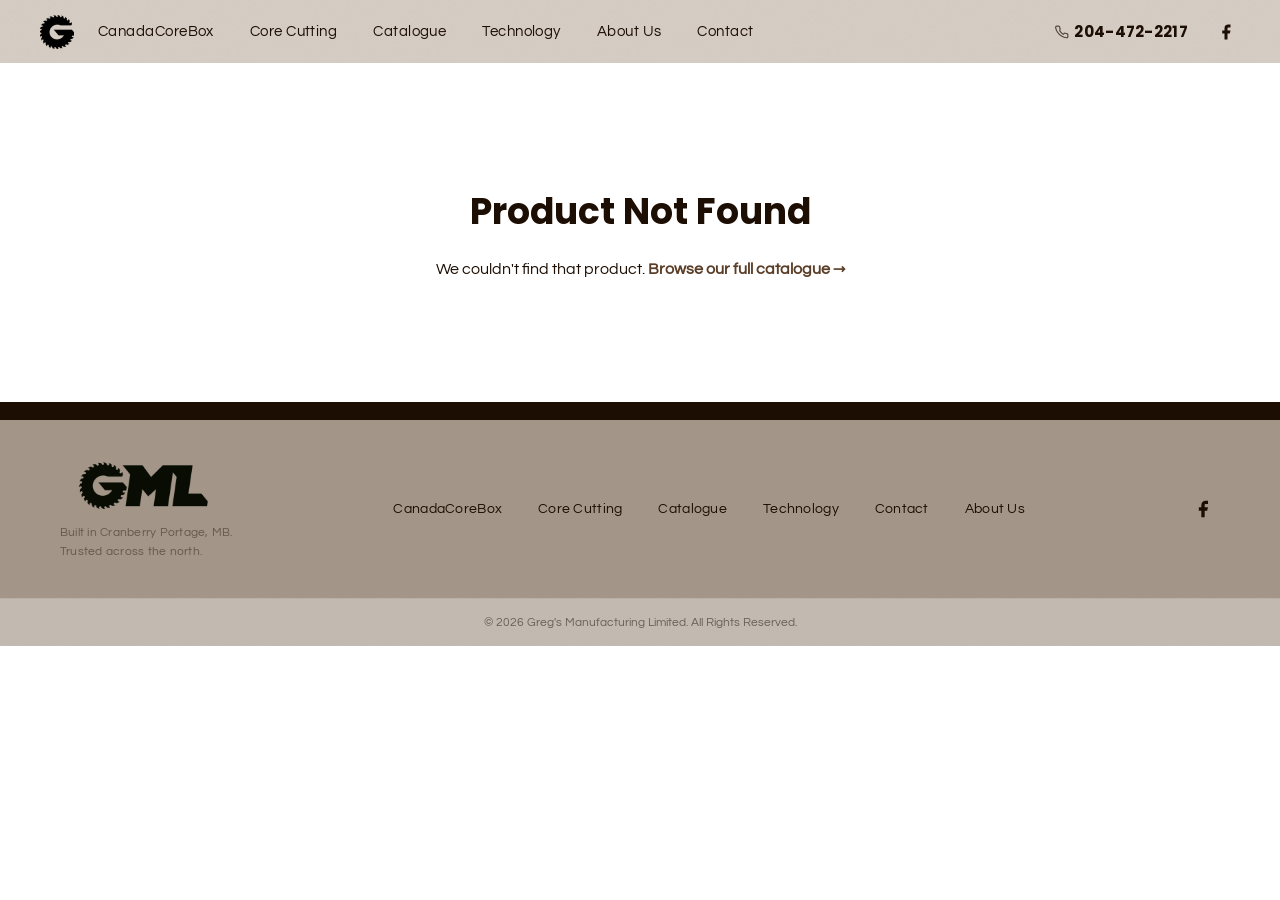
<file: product.html>
<!DOCTYPE html>
<html lang="en">
<head>
    <meta charset="UTF-8">
    <meta name="viewport" content="width=device-width, initial-scale=1.0">
    <title id="page-title">Product | Greg's Manufacturing</title>
    <meta name="description" id="page-meta" content="Greg's Manufacturing — quality lumber, core boxes, pallets and custom wood products for mineral exploration and construction across Canada.">
    <meta property="og:title" content="Greg's Manufacturing — Quality Wood Products">
    <meta property="og:description" content="Greg's Manufacturing — quality lumber, core boxes, pallets and custom wood products for mineral exploration and construction across Canada.">
    <meta property="og:type" content="website">
    <meta property="og:url" content="https://www.gregsmanufacturing.ca/shop.html">
    <meta property="og:image" content="images/wix/manufactured-wood.png">
    <link rel="icon" href="images/wix/nav-logo.webp">
    <link rel="preconnect" href="https://fonts.googleapis.com">
    <link href="https://fonts.googleapis.com/css2?family=Questrial&family=Poppins:ital,wght@0,400;0,600;0,700;1,700&family=Caveat&display=swap" rel="stylesheet">
    <link rel="stylesheet" href="css/styles.css?v=19">
</head>
<body>

<!-- NAV OVERLAY (mobile) -->
<div class="nav-overlay"></div>

<!-- HEADER -->
<header class="navbar">
    <div class="navbar-container">
        <a href="index.html" class="navbar-logo">
            <img src="images/wix/nav-logo.webp" alt="Greg's Manufacturing" width="34" height="34">
        </a>
        <nav class="navbar-nav">
            <a href="canadacorebox.html" class="nav-link">CanadaCoreBox</a>
            <a href="corecutting.html" class="nav-link">Core Cutting</a>
            <a href="shop.html" class="nav-link">Catalogue</a>
            <a href="technology.html" class="nav-link">Technology</a>
            <a href="about.html" class="nav-link">About Us</a>
            <a href="contact.html" class="nav-link">Contact</a>
            <div class="nav-drawer-phone">
                <a href="tel:+12044722217">
                    <svg viewBox="0 0 24 24" width="16" height="16" fill="none" stroke="currentColor" stroke-width="2" stroke-linecap="round" stroke-linejoin="round"><path d="M22 16.92v3a2 2 0 0 1-2.18 2 19.79 19.79 0 0 1-8.63-3.07A19.5 19.5 0 0 1 4.11 12 19.79 19.79 0 0 1 1 4.18 2 2 0 0 1 3 2h3a2 2 0 0 1 2 1.72c.127.96.361 1.903.7 2.81a2 2 0 0 1-.45 2.11L8.09 9.91a16 16 0 0 0 6 6l1.27-1.27a2 2 0 0 1 2.11-.45c.907.339 1.85.573 2.81.7A2 2 0 0 1 22 16.92z"/></svg>
                    204-472-2217
                </a>
            </div>
        </nav>
        <div class="navbar-phone">
            <a href="tel:+12044722217"><svg viewBox="0 0 24 24" width="14" height="14" fill="none" stroke="currentColor" stroke-width="2" stroke-linecap="round" stroke-linejoin="round" style="flex-shrink:0;margin-right:5px;vertical-align:middle;opacity:0.7"><path d="M22 16.92v3a2 2 0 0 1-2.18 2 19.79 19.79 0 0 1-8.63-3.07A19.5 19.5 0 0 1 4.11 12 19.79 19.79 0 0 1 1 4.18 2 2 0 0 1 3 2h3a2 2 0 0 1 2 1.72c.127.96.361 1.903.7 2.81a2 2 0 0 1-.45 2.11L8.09 9.91a16 16 0 0 0 6 6l1.27-1.27a2 2 0 0 1 2.11-.45c.907.339 1.85.573 2.81.7A2 2 0 0 1 22 16.92z"/></svg>204-472-2217</a>
        </div>
        <div class="navbar-social-icons">
            <a href="https://www.facebook.com/GregsManufacturing" target="_blank" rel="noopener" aria-label="Facebook">
                <svg viewBox="0 0 24 24" width="18" height="18"><path d="M18 2h-3a5 5 0 0 0-5 5v3H7v4h3v8h4v-8h3l1-4h-4V7a1 1 0 0 1 1-1h3z" fill="#1D0E03"/></svg>
            </a>
        </div>
        <button class="hamburger" aria-label="Menu">
            <span></span>
            <span></span>
            <span></span>
        </button>
    </div>
</header>

<!-- BREADCRUMB -->
<nav class="product-breadcrumb" id="product-breadcrumb" aria-label="Breadcrumb">
    <a href="index.html">Home</a>
    <span class="breadcrumb-sep">›</span>
    <a href="shop.html">Catalogue</a>
    <span class="breadcrumb-sep">›</span>
    <a href="#" id="breadcrumb-category">Category</a>
    <span class="breadcrumb-sep">›</span>
    <span id="breadcrumb-product">Product</span>
</nav>

<!-- PRODUCT DETAIL -->
<section class="product-detail" id="product-detail">
    <div class="product-detail-image-wrap" id="product-image-wrap">
        <!-- image or placeholder injected by JS -->
    </div>
    <div class="product-detail-info">
        <span class="product-category-badge" id="product-category-badge">Category</span>
        <h1 id="product-name">Loading...</h1>
        <p class="product-description" id="product-description"></p>
        <div class="product-price-row">
            <span class="product-price-label">Pricing</span>
            <span class="product-price" id="product-price">Quote on Request</span>
        </div>
        <div class="product-actions">
            <a href="contact.html" class="product-quote-btn">Request a Quote</a>
            <a href="#" id="back-to-catalogue" class="product-back-btn">← Back to Catalogue</a>
        </div>
        <div class="product-contact-note">
            <svg viewBox="0 0 24 24" width="16" height="16" fill="none" stroke="currentColor" stroke-width="2"><path d="M22 16.92v3a2 2 0 0 1-2.18 2 19.79 19.79 0 0 1-8.63-3.07A19.5 19.5 0 0 1 4.11 12 19.79 19.79 0 0 1 1 4.18 2 2 0 0 1 3 2h3a2 2 0 0 1 2 1.72c.127.96.361 1.903.7 2.81a2 2 0 0 1-.45 2.11L8.09 9.91a16 16 0 0 0 6 6l1.27-1.27a2 2 0 0 1 2.11-.45c.907.339 1.85.573 2.81.7A2 2 0 0 1 22 16.92z"/></svg>
            Call us at <a href="tel:+12044722217">204-472-2217</a> for custom orders &amp; pricing.
        </div>
    </div>
</section>

<!-- NOT FOUND STATE (hidden by default) -->
<section class="product-not-found" id="product-not-found" style="display:none;">
    <h2>Product Not Found</h2>
    <p>We couldn't find that product. <a href="shop.html">Browse our full catalogue →</a></p>
</section>

<!-- RELATED PRODUCTS -->
<section class="product-related" id="product-related" style="display:none;">
    <div class="product-related-inner">
        <h2>More in <span id="related-category-label">this category</span></h2>
        <div class="product-grid product-related-grid" id="related-grid"></div>
        <div class="product-related-cta">
            <a href="#" id="related-view-all" class="product-back-btn">View All →</a>
        </div>
    </div>
</section>

<!-- FOOTER -->
<footer class="footer">
    <div class="brush-divider"></div>
    <div class="footer-content">
        <div class="footer-logo">
            <img src="images/wix/footer-logo.png" alt="GML Logo">
            <p class="footer-tagline">Built in Cranberry Portage, MB.<br>Trusted across the north.</p>
        </div>
        <nav class="footer-nav">
            <a href="canadacorebox.html">CanadaCoreBox</a>
            <a href="corecutting.html">Core Cutting</a>
            <a href="shop.html">Catalogue</a>
            <a href="technology.html">Technology</a>
            <a href="contact.html">Contact</a>
            <a href="about.html">About Us</a>
        </nav>
        <div class="footer-social">
            <a href="https://www.facebook.com/GregsManufacturing" target="_blank" rel="noopener" aria-label="Facebook"><svg viewBox="0 0 24 24"><path d="M18 2h-3a5 5 0 0 0-5 5v3H7v4h3v8h4v-8h3l1-4h-4V7a1 1 0 0 1 1-1h3z"/></svg></a>
        </div>
    </div>
    <div class="footer-bottom">
        &copy; 2026 Greg's Manufacturing Limited. All Rights Reserved.
    </div>
</footer>

<script src="js/main.js?v=2"></script>
<script>
// ============================================================
//  PRODUCT DATA
//  Each product has: name, category (filter key), categoryLabel,
//  categoryHash (for back-link), image (Wix CDN URL or null),
//  description
// ============================================================

const PLACEHOLDER_SVG_GENERIC = `<svg viewBox="0 0 60 60" fill="none" stroke="rgba(180,140,100,0.5)" stroke-width="1.5" xmlns="http://www.w3.org/2000/svg"><rect x="10" y="12" width="40" height="36" rx="2"/><path d="M10 28h40"/><path d="M25 12v36"/></svg>`;

const PRODUCTS = {

    // ── MANUFACTURED WOOD ─────────────────────────────────────────────
    '6in-log-siding': {
        name: '6" Log Siding',
        category: 'manufactured',
        categoryLabel: 'Manufactured Wood',
        images: ['images/catalog/log-siding-closeup.jpg', 'images/catalog/log-siding-installed.jpg', 'images/catalog/log-siding-profile.jpg'],
        description: 'Premium tongue-and-groove log siding precision-milled to a 6\" face width. Kiln-dried for stability, ideal for residential cabins, lodges, and commercial buildings. Provides the authentic look of a log home with easier installation. Available in custom lengths to minimize waste on your project.',
        specs: ['6" face width', 'Tongue & groove profile', 'Kiln dried', 'Custom lengths available']
    },
    '8in-log-siding': {
        name: '8" Log Siding',
        category: 'manufactured',
        categoryLabel: 'Manufactured Wood',
        images: ['images/catalog/log-siding-profile.jpg', 'images/catalog/log-siding-closeup.jpg', 'images/catalog/log-siding-installed.jpg'],
        description: 'Precision-milled 8\" log siding for a bold, authentic log-home aesthetic. Kiln-dried and profiled with a tight tongue-and-groove fit for weathertight installation on cabins, lodges, and recreational buildings. Available in custom lengths.',
        specs: ['8" face width', 'Tongue & groove profile', 'Kiln dried', 'Custom lengths available']
    },
    '10in-log-siding': {
        name: '10" Log Siding',
        category: 'manufactured',
        categoryLabel: 'Manufactured Wood',
        images: ['images/catalog/log-siding-installed.jpg', 'images/catalog/log-siding-closeup.jpg', 'images/catalog/log-siding-profile.jpg'],
        description: 'Our widest log siding profile at 10\", delivering maximum visual impact on large residential and commercial builds. Milled to tight tolerances and kiln-dried for lasting performance. Custom lengths available to suit any project.',
        specs: ['10" face width', 'Tongue & groove profile', 'Kiln dried', 'Custom lengths available']
    },
    'marking-blocks': {
        name: 'Marking Blocks',
        category: 'manufactured',
        categoryLabel: 'Manufactured Wood',
        images: ['images/catalog/wooden-stakes.jpg'],
        description: 'Precision-cut wooden marking blocks for mineral exploration core programs. Sized to fit standard core boxes, they provide accurate depth and interval marking throughout your drill program. Manufactured consistently so field crews can trust every block.',
        specs: ['Fits standard core boxes', 'Precision cut dimensions', 'Custom sizes available']
    },
    'blasting-sticks': {
        name: 'Blasting Sticks',
        category: 'manufactured',
        categoryLabel: 'Manufactured Wood',
        images: ['images/catalog/blasting-sticks-pallet.jpg'],
        description: 'Heavy-duty wooden blasting sticks manufactured to mining industry specifications. Used for stemming, spacing, and tamping in blast-hole operations. Consistent dimensions and solid construction ensure reliable performance in demanding underground and open-pit environments.',
        specs: ['Mining industry spec', 'Consistent dimensions', 'Solid hardwood construction', 'Custom lengths available']
    },
    'wooden-wedges': {
        name: 'Wooden Wedges',
        category: 'manufactured',
        categoryLabel: 'Manufactured Wood',
        images: ['images/catalog/wooden-stakes.jpg'],
        description: 'Industrial-grade wooden wedges for mining, construction, and material handling. Precision-cut to consistent angles for reliable splitting, levelling, and securing applications. Manufactured in-house at Greg\'s for tight quality control.',
        specs: ['Consistent angle cut', 'Hardwood construction', 'Custom sizes available']
    },
    'dunnage': {
        name: 'Dunnage',
        category: 'manufactured',
        categoryLabel: 'Manufactured Wood',
        images: ['images/catalog/dunnage-blocks.jpg'],
        description: 'Kiln-dried dunnage lumber for cargo separation, stacking, and load securing in shipping and warehousing. Manufactured to consistent dimensions for predictable load distribution. Widely used in industrial shipping, rail transport, and warehouse operations across Canada.',
        specs: ['Kiln dried', 'Consistent cross-sections', 'Standard & custom lengths', 'Bulk quantities available']
    },
    'core-racks': {
        name: 'Core Racks',
        category: 'manufactured',
        categoryLabel: 'Manufactured Wood',
        images: ['images/catalog/ccb-real-stacked.jpg'],
        description: 'Custom-built core storage racks engineered for mineral exploration programs. Designed for efficient, organized storage and retrieval of drill core samples at remote exploration sites. Available in standard configurations or custom-built to your program\'s specifications.',
        specs: ['Designed for drill core storage', 'Stackable design', 'Custom configurations available', 'Built for field conditions']
    },
    'plywood-mfg': {
        name: 'Plywood',
        category: 'manufactured',
        categoryLabel: 'Manufactured Wood',
        images: ['images/catalog/dimensional-lumber-surface.jpg', 'images/catalog/dimensional-lumber-stack.jpg'],
        description: 'Quality plywood panels for construction, industrial packaging, and general fabrication. Available in a range of thicknesses and standard sheet sizes. Sourced and processed at Greg\'s Manufacturing for consistent quality and availability in Northern Manitoba.',
        specs: ['Multiple thickness options', 'Standard 4x8 sheets', 'Construction & industrial grade', 'Custom sizes available']
    },
    'wooden-stakes': {
        name: 'GML Wooden Stakes',
        category: 'manufactured',
        categoryLabel: 'Manufactured Wood',
        images: ['images/catalog/wooden-stakes.jpg'],
        description: 'Precision-cut wooden survey and ground-marking stakes manufactured by Greg\'s Manufacturing. Used by exploration crews, surveyors, and construction teams for staking claims, marking grid lines, and establishing survey points. Consistent sizing ensures reliable performance in all soil conditions.',
        specs: ['Pointed tip', 'Consistent dimensions', 'Bulk quantities available', 'Custom lengths available']
    },
    'mine-ladders': {
        name: 'Mine Ladders',
        category: 'manufactured',
        categoryLabel: 'Manufactured Wood',
        images: [],
        placeholderSvg: PLACEHOLDER_SVG_GENERIC,
        description: 'Safety-grade wooden mine ladders built to industry standards for underground mining and exploration access. Custom lengths available to suit raise and shaft dimensions. Constructed from select structural lumber for durability and load capacity in demanding underground environments.',
        specs: ['Industry safety standards', 'Custom lengths', 'Select structural lumber', 'Underground rated']
    },

    // ── CANADACOREBOX ─────────────────────────────────────────────────
    'ccb-plywood': {
        name: 'CanadaCoreBox — Plywood',
        category: 'corebox',
        categoryLabel: 'CanadaCoreBox',
        images: ['images/catalog/ccb-render-flat.jpg', 'images/catalog/ccb-real-stacked.jpg'],
        description: 'Precision-cut plywood panels manufactured specifically for the CanadaCoreBox system. Each panel is cut to exact tolerances to ensure a secure, flush fit within the box, protecting core samples from shifting and contamination during transport and storage.',
        specs: ['Cut for CanadaCoreBox system', 'Precision tolerances', 'Protects sample integrity', 'Available in bulk quantities']
    },
    'ccb-2x6': {
        name: '2x6" CanadaCoreBox',
        category: 'corebox',
        categoryLabel: 'CanadaCoreBox',
        images: ['images/catalog/ccb-render-3groove.jpg', 'images/catalog/ccb-real-stacked.jpg', 'images/catalog/coreboxgemini.jpg'],
        description: 'The CanadaCoreBox 2x6\" is Greg\'s Manufacturing\'s flagship core storage solution, ideal for HQ, NQ, and BQ-size drill core. Precision-milled from Canadian spruce with consistent wall thickness and a secure interlocking lid. Designed to stack safely in the field and ship without damage. Used by exploration programs across Canada.',
        specs: ['Fits HQ, NQ, BQ core', '2x6" interior dimension', 'Interlocking lid', 'Field-tested construction', 'Stackable design', 'Made in Canada']
    },
    'ccb-2x8': {
        name: '2x8" CanadaCoreBox',
        category: 'corebox',
        categoryLabel: 'CanadaCoreBox',
        images: ['images/catalog/ccb-render-4groove.jpg', 'images/catalog/ccb-render-hero.jpg', 'images/catalog/ccb-real-stacked.jpg'],
        description: 'The CanadaCoreBox 2x8\" provides extra capacity for PQ and larger core samples from deep drilling programs. Built from premium Canadian lumber with reinforced construction to handle the added weight. Features the same interlocking lid and stackable design as the 2x6\", trusted by drillers across Northern Canada.',
        specs: ['Fits PQ and larger core', '2x8" interior dimension', 'Reinforced construction', 'Interlocking lid', 'Stackable design', 'Made in Canada']
    },

    // ── MOULDING & MILLWORK ──────────────────────────────────────────
    'flooring': {
        name: 'Flooring',
        category: 'moulding',
        categoryLabel: 'Moulding & Millwork',
        images: ['images/catalog/dimensional-lumber-surface.jpg'],
        description: 'Custom-milled tongue-and-groove flooring in softwood and hardwood species. Kiln-dried for dimensional stability, our flooring is precision-milled for tight joints and a consistent surface. Available in multiple widths and custom lengths for residential and commercial projects.',
        specs: ['Tongue & groove profile', 'Kiln dried', 'Multiple species available', 'Custom widths & lengths']
    },
    'shiplap': {
        name: 'Shiplap',
        category: 'moulding',
        categoryLabel: 'Moulding & Millwork',
        images: ['images/catalog/shiplap-bundle.jpg', 'images/catalog/shiplap-pallet.jpg'],
        description: 'Precision-milled shiplap boards for interior accent walls, exterior cladding, and ceiling applications. Clean, consistent rebated profiles create the characteristic shadow line that makes shiplap a popular choice in modern farmhouse and cabin-style design. Available in custom lengths.',
        specs: ['Rebated shiplap profile', 'Interior & exterior grades', 'Custom lengths available', 'Multiple species options']
    },
    'interior-vjoint': {
        name: 'Interior V-Joint',
        category: 'moulding',
        categoryLabel: 'Moulding & Millwork',
        images: ['images/catalog/log-siding-closeup.jpg'],
        description: 'Smooth-finish interior V-joint paneling for walls and ceilings, delivering a clean, classic look popular in cabins, lodges, and residential interiors. Precision-milled tongue-and-groove profiles ensure tight, consistent V-joints across the full run. Available in custom lengths and multiple species.',
        specs: ['V-joint tongue & groove', 'Interior application', 'Smooth finish', 'Custom lengths available']
    },
    'log-siding-moulding-6in': {
        name: '6" Log Siding',
        category: 'moulding',
        categoryLabel: 'Moulding & Millwork',
        images: ['images/catalog/log-siding-closeup.jpg', 'images/catalog/log-siding-installed.jpg', 'images/catalog/log-siding-profile.jpg'],
        description: 'Premium tongue-and-groove log siding precision-milled to a 6\" face width. Kiln-dried for stability, ideal for residential cabins, lodges, and commercial buildings. Provides the authentic look of a log home with easier installation. Available in custom lengths to minimize waste on your project.',
        specs: ['6" face width', 'Tongue & groove profile', 'Kiln dried', 'Custom lengths available']
    },
    'log-siding-moulding-8in': {
        name: '8" Log Siding',
        category: 'moulding',
        categoryLabel: 'Moulding & Millwork',
        images: ['images/catalog/log-siding-profile.jpg', 'images/catalog/log-siding-closeup.jpg', 'images/catalog/log-siding-installed.jpg'],
        description: 'Precision-milled 8\" log siding for a bold, authentic log-home aesthetic. Kiln-dried and profiled with a tight tongue-and-groove fit for weathertight installation on cabins, lodges, and recreational buildings. Available in custom lengths.',
        specs: ['8" face width', 'Tongue & groove profile', 'Kiln dried', 'Custom lengths available']
    },
    'log-siding-moulding-10in': {
        name: '10" Log Siding',
        category: 'moulding',
        categoryLabel: 'Moulding & Millwork',
        images: ['images/catalog/log-siding-installed.jpg', 'images/catalog/log-siding-closeup.jpg', 'images/catalog/log-siding-profile.jpg'],
        description: 'Our widest log siding profile at 10\", delivering maximum visual impact on large residential and commercial builds. Milled to tight tolerances and kiln-dried for lasting performance. Custom lengths available to suit any project.',
        specs: ['10" face width', 'Tongue & groove profile', 'Kiln dried', 'Custom lengths available']
    },

    // ── DIMENSIONAL LUMBER ───────────────────────────────────────────
    'dimensional-2x12': {
        name: '2x12 Dimensional Lumber',
        category: 'dimensional',
        categoryLabel: 'Dimensional Lumber',
        images: ['images/catalog/dimensional-lumber-stack.jpg', 'images/catalog/dimensional-lumber-shop.jpg'],
        description: 'Kiln-dried 2x12 dimensional lumber, surfaced four sides (S4S) for framing, structural, and general construction. The 2x12 is the go-to for floor joists, stair stringers, header beams, and heavy-duty decking. Available in standard and custom lengths.',
        specs: ['2" x 12" nominal', 'Surfaced four sides (S4S)', 'Kiln dried', 'Standard & custom lengths']
    },
    'dimensional-2x10': {
        name: '2x10 Dimensional Lumber',
        category: 'dimensional',
        categoryLabel: 'Dimensional Lumber',
        images: ['images/catalog/dimensional-lumber-surface.jpg', 'images/catalog/dimensional-lumber-stack.jpg'],
        description: 'Kiln-dried 2x10 dimensional lumber for floor joists, rafters, and structural applications where extra depth is required. S4S finish ready for immediate installation. Available in standard and custom lengths.',
        specs: ['2" x 10" nominal', 'Surfaced four sides (S4S)', 'Kiln dried', 'Standard & custom lengths']
    },
    'dimensional-2x8': {
        name: '2x8 Dimensional Lumber',
        category: 'dimensional',
        categoryLabel: 'Dimensional Lumber',
        images: ['images/catalog/dimensional-lumber-shop.jpg', 'images/catalog/dimensional-lumber-surface.jpg'],
        description: 'Versatile 2x8 dimensional lumber for joists, rafters, decking, and framing. Kiln-dried and surfaced for consistent dimensions and easy handling. A staple in residential and light commercial construction. Available in standard and custom lengths.',
        specs: ['2" x 8" nominal', 'Surfaced four sides (S4S)', 'Kiln dried', 'Standard & custom lengths']
    },
    'dimensional-2x6': {
        name: '2x6 Dimensional Lumber',
        category: 'dimensional',
        categoryLabel: 'Dimensional Lumber',
        images: ['images/catalog/dimensional-lumber-stack.jpg', 'images/catalog/dimensional-lumber-shop.jpg'],
        description: 'Kiln-dried 2x6 for wall framing, decking, fencing, and structural applications. One of the most widely used sizes in Canadian construction, ideal for exterior walls with improved insulation depth. Available in standard and custom lengths.',
        specs: ['2" x 6" nominal', 'Surfaced four sides (S4S)', 'Kiln dried', 'Standard & custom lengths']
    },
    'dimensional-2x4': {
        name: '2x4 Dimensional Lumber',
        category: 'dimensional',
        categoryLabel: 'Dimensional Lumber',
        images: ['images/catalog/dimensional-lumber-stack.jpg'],
        description: 'The most common framing lumber in North American construction. Kiln-dried 2x4s for interior and exterior wall framing, blocking, and general construction. Available in standard and custom lengths with volume discounts.',
        specs: ['2" x 4" nominal', 'Surfaced four sides (S4S)', 'Kiln dried', 'Standard & custom lengths']
    },
    'dimensional-2x2': {
        name: '2x2 Dimensional Lumber',
        category: 'dimensional',
        categoryLabel: 'Dimensional Lumber',
        images: ['images/catalog/dimensional-lumber-stack.jpg'],
        description: 'Lightweight kiln-dried 2x2 dimensional lumber for furring, strapping, lattice frames, and finish carpentry applications. Precision-milled for consistent sizing. Available in standard and custom lengths.',
        specs: ['2" x 2" nominal', 'Kiln dried', 'Custom lengths available']
    },
    'dimensional-1x4': {
        name: '1x4 Dimensional Lumber',
        category: 'dimensional',
        categoryLabel: 'Dimensional Lumber',
        images: ['images/catalog/dimensional-lumber-surface.jpg'],
        description: 'Kiln-dried 1x4 for trim, casing, shelving, and light framing. A versatile finish lumber size used in everything from baseboards to built-ins. Smooth S4S surface ready for paint or stain. Available in standard and custom lengths.',
        specs: ['1" x 4" nominal', 'Surfaced four sides (S4S)', 'Kiln dried', 'Standard & custom lengths']
    },

    // ── ROUGH CUT LUMBER ─────────────────────────────────────────────
    'rough-3x6': {
        name: '3x6 Rough Cut Lumber',
        category: 'rough-lumber',
        categoryLabel: 'Rough Cut Lumber',
        images: ['images/catalog/rough-cut-lumber.jpg', 'images/catalog/lumber-yard.jpg'],
        description: 'Full-dimension 3x6 rough cut lumber direct from the mill. Green or air-dried options available. Ideal for heavy-duty construction, mine timbering, and industrial applications where smooth-surfacing is not required. Consistent cross-sections with natural sawmill texture.',
        specs: ['3" x 6" full dimension', 'Green or air-dried', 'Custom lengths available', 'Bulk quantities available']
    },
    'rough-2x12': {
        name: '2x12 Rough Cut Lumber',
        category: 'rough-lumber',
        categoryLabel: 'Rough Cut Lumber',
        images: ['images/catalog/rough-cut-lumber.jpg', 'images/catalog/lumber-yard.jpg'],
        description: 'Full-dimension 2x12 rough cut lumber for structural, industrial, and mining applications. Greater actual dimensions than dimensional lumber make rough cut ideal when full cross-section strength is required. Custom lengths available.',
        specs: ['2" x 12" full dimension', 'Green or air-dried', 'Custom lengths available']
    },
    'rough-2x10': {
        name: '2x10 Rough Cut Lumber',
        category: 'rough-lumber',
        categoryLabel: 'Rough Cut Lumber',
        images: ['images/catalog/rough-cut-lumber.jpg', 'images/catalog/lumber-yard.jpg'],
        description: 'Full-dimension 2x10 rough cut lumber for heavy structural and industrial applications. Fresh-sawn with natural texture and full nominal dimensions. Available green or air-dried in custom lengths.',
        specs: ['2" x 10" full dimension', 'Green or air-dried', 'Custom lengths available']
    },
    'rough-4x8': {
        name: '4x8 Rough Cut Lumber',
        category: 'rough-lumber',
        categoryLabel: 'Rough Cut Lumber',
        images: ['images/catalog/rough-cut-lumber.jpg', 'images/catalog/lumber-yard.jpg'],
        description: 'Heavy-duty 4x8 rough cut lumber for mine timbering, heavy framing, and industrial construction. Full nominal dimensions provide maximum structural capacity. Available green or air-dried, custom cut to length.',
        specs: ['4" x 8" full dimension', 'Green or air-dried', 'Custom lengths available', 'Mine timbering grade available']
    },
    'rough-2x8': {
        name: '2x8 Rough Cut Lumber',
        category: 'rough-lumber',
        categoryLabel: 'Rough Cut Lumber',
        images: ['images/catalog/rough-cut-lumber.jpg', 'images/catalog/lumber-yard.jpg'],
        description: 'Full-dimension 2x8 rough cut lumber for framing, industrial shelving, and general construction where full nominal dimensions are preferred. Available green or air-dried in custom lengths.',
        specs: ['2" x 8" full dimension', 'Green or air-dried', 'Custom lengths available']
    },
    'rough-2x6': {
        name: '2x6 Rough Cut Lumber',
        category: 'rough-lumber',
        categoryLabel: 'Rough Cut Lumber',
        images: ['images/catalog/rough-cut-lumber.jpg', 'images/catalog/lumber-yard.jpg'],
        description: 'Versatile 2x6 rough cut lumber for general framing, crating, and industrial applications. Full nominal dimensions with natural sawmill finish. Available green or air-dried in standard and custom lengths.',
        specs: ['2" x 6" full dimension', 'Green or air-dried', 'Custom lengths available']
    },
    'rough-2x4': {
        name: '2x4 Rough Cut Lumber',
        category: 'rough-lumber',
        categoryLabel: 'Rough Cut Lumber',
        images: ['images/catalog/rough-cut-lumber.jpg', 'images/catalog/lumber-yard.jpg'],
        description: 'Full-dimension 2x4 rough cut lumber for crating, framing, and general construction where a rough finish and full nominal dimensions are acceptable. Available green or air-dried in custom lengths.',
        specs: ['2" x 4" full dimension', 'Green or air-dried', 'Custom lengths available']
    },
    'rough-3x10': {
        name: '3x10 Rough Cut Lumber',
        category: 'rough-lumber',
        categoryLabel: 'Rough Cut Lumber',
        images: ['images/catalog/rough-cut-lumber.jpg', 'images/catalog/lumber-yard.jpg'],
        description: 'Heavy full-dimension 3x10 rough cut lumber for mine timbering, heavy structural supports, and industrial applications requiring maximum cross-section. Available green or air-dried in custom lengths.',
        specs: ['3" x 10" full dimension', 'Green or air-dried', 'Custom lengths available']
    },
    'rough-3x8': {
        name: '3x8 Rough Cut Lumber',
        category: 'rough-lumber',
        categoryLabel: 'Rough Cut Lumber',
        images: ['images/catalog/rough-cut-lumber.jpg', 'images/catalog/lumber-yard.jpg'],
        description: 'Full-dimension 3x8 rough cut lumber for heavy framing, mine supports, and industrial applications. Fresh-sawn with consistent dimensions and natural texture. Available green or air-dried in custom lengths.',
        specs: ['3" x 8" full dimension', 'Green or air-dried', 'Custom lengths available']
    },

    // ── ROUGH CUT TIMBERS ────────────────────────────────────────────
    'timber-4x4': {
        name: '4x4 Rough Cut Timber',
        category: 'rough-timbers',
        categoryLabel: 'Rough Cut Timbers',
        images: ['images/catalog/rough-cut-lumber.jpg'],
        description: 'Full-dimension 4x4 rough cut timber for posts, fencing, mine timbering, and structural applications. Fresh-sawn from Canadian spruce and pine. Available in custom lengths with volume pricing for large orders.',
        specs: ['4" x 4" full dimension', 'Canadian spruce/pine', 'Custom lengths available', 'Bulk pricing available']
    },
    'timber-5x5': {
        name: '5x5 Rough Cut Timber',
        category: 'rough-timbers',
        categoryLabel: 'Rough Cut Timbers',
        images: ['images/catalog/rough-cut-lumber.jpg'],
        description: 'Full-dimension 5x5 rough cut timber for heavy structural posts, mine timbering, and industrial framing. Fresh-sawn for maximum structural integrity. Custom lengths available.',
        specs: ['5" x 5" full dimension', 'Canadian softwood', 'Custom lengths available']
    },
    'timber-6x6': {
        name: '6x6 Rough Cut Timber',
        category: 'rough-timbers',
        categoryLabel: 'Rough Cut Timbers',
        images: ['images/catalog/rough-cut-lumber.jpg'],
        description: 'Heavy 6x6 rough cut timber for structural columns, mine timbering, bridge components, and industrial construction. Full nominal dimensions from fresh-sawn Canadian softwood. Custom lengths available.',
        specs: ['6" x 6" full dimension', 'Canadian softwood', 'Custom lengths available', 'Mine timbering grade available']
    },
    'timber-8x8': {
        name: '8x8 Rough Cut Timber',
        category: 'rough-timbers',
        categoryLabel: 'Rough Cut Timbers',
        images: ['images/catalog/rough-cut-lumber.jpg'],
        description: 'Massive 8x8 rough cut timber for heavy structural applications, bridge construction, marine use, and large-scale mine timbering. Fresh-sawn for full cross-section dimensions and maximum load capacity. Custom cut to length.',
        specs: ['8" x 8" full dimension', 'Heavy structural grade', 'Custom lengths available']
    },
    'timber-10x10': {
        name: '10x10 Rough Cut Timber',
        category: 'rough-timbers',
        categoryLabel: 'Rough Cut Timbers',
        images: ['images/catalog/rough-cut-lumber.jpg'],
        description: 'Our largest standard timber at 10x10 — used for heavy mine timbering, large structural columns, bridge components, and industrial foundations. Fresh-sawn Canadian softwood cut to your required length.',
        specs: ['10" x 10" full dimension', 'Heavy industrial grade', 'Custom lengths available']
    },

    // ── PALLETS ──────────────────────────────────────────────────────
    'pallet-48x48-v2': {
        name: 'GML 48x48" V2 Pallet',
        category: 'pallets',
        categoryLabel: 'Pallets',
        images: ['images/catalog/pallets-outdoor.jpg'],
        description: 'The GML 48x48" V2 Pallet is Greg\'s Manufacturing\'s second-generation square pallet, engineered for heavy industrial loads and compatible with standard forklift equipment. Built in-house for consistent quality, it exceeds typical pallet specs for durability in mining, forestry, and industrial shipping applications.',
        specs: ['48" x 48" footprint', '4-way forklift entry', 'Heavy industrial construction', 'Manufactured in-house']
    },
    'pallet-48x48-v1': {
        name: 'GML 48x48" V1 Pallet',
        category: 'pallets',
        categoryLabel: 'Pallets',
        images: ['images/catalog/pallets-outdoor.jpg'],
        description: 'The original GML 48x48" V1 Pallet — a proven square pallet design built to handle heavy loads in mining, construction, and industrial logistics. Compatible with standard forklift and pallet jack equipment. Manufactured to consistent quality standards at Greg\'s facility in Cranberry Portage.',
        specs: ['48" x 48" footprint', '4-way forklift entry', 'Heavy duty construction', 'Bulk quantities available']
    },
    'pallet-40x48-v2': {
        name: 'GML 40x48" V2 Pallet',
        category: 'pallets',
        categoryLabel: 'Pallets',
        images: ['images/catalog/pallets-outdoor.jpg'],
        description: 'The GML 40x48" V2 Pallet offers a standard rectangular footprint compatible with most industrial racking and transport systems. Second-generation design with improved stringer placement for greater load distribution. Built in-house for tight quality control.',
        specs: ['40" x 48" footprint', '4-way forklift entry', 'Improved V2 design', 'Manufactured in-house']
    },
    'pallet-40x48-v1': {
        name: 'GML 40x48" V1 Pallet',
        category: 'pallets',
        categoryLabel: 'Pallets',
        images: ['images/catalog/pallets-outdoor.jpg'],
        description: 'The GML 40x48" V1 Pallet — the original rectangular pallet from Greg\'s Manufacturing. Standard dimensions compatible with most North American racking and logistics systems. Built to handle the rigors of industrial shipping and warehousing.',
        specs: ['40" x 48" footprint', '4-way forklift entry', 'Heavy duty construction', 'Bulk quantities available']
    }
};

// ============================================================
//  RENDER PRODUCT PAGE
// ============================================================
(function() {
    const params = new URLSearchParams(window.location.search);
    const id = params.get('id');
    const product = id ? PRODUCTS[id] : null;

    const detailEl = document.getElementById('product-detail');
    const notFoundEl = document.getElementById('product-not-found');
    const relatedEl = document.getElementById('product-related');

    if (!product) {
        detailEl.style.display = 'none';
        document.getElementById('product-breadcrumb').style.display = 'none';
        notFoundEl.style.display = 'block';
        document.getElementById('page-title').textContent = 'Product Not Found | Greg\'s Manufacturing';
        return;
    }

    // ── Page meta ─────────────────────────────────────────────
    document.getElementById('page-title').textContent = product.name + ' | Greg\'s Manufacturing';
    document.getElementById('page-meta').setAttribute('content',
        product.description.substring(0, 155).replace(/"/g, "'") + '...'
    );

    // ── Breadcrumb ────────────────────────────────────────────
    const catLink = document.getElementById('breadcrumb-category');
    catLink.textContent = product.categoryLabel;
    catLink.href = 'shop.html#' + product.category;
    document.getElementById('breadcrumb-product').textContent = product.name;

    // ── Image (Gallery) ────────────────────────────────────────
    const imageWrap = document.getElementById('product-image-wrap');
    const imgs = product.images || [];
    if (imgs.length === 0) {
        const div = document.createElement('div');
        div.className = 'product-detail-placeholder';
        div.innerHTML = product.placeholderSvg || PLACEHOLDER_SVG_GENERIC;
        imageWrap.appendChild(div);
    } else if (imgs.length === 1) {
        const gallery = document.createElement('div');
        gallery.className = 'product-gallery';
        const mainDiv = document.createElement('div');
        mainDiv.className = 'product-gallery-main';
        const img = document.createElement('img');
        img.id = 'gallery-main-img';
        img.src = imgs[0];
        img.alt = product.name;
        img.loading = 'eager';
        mainDiv.appendChild(img);
        gallery.appendChild(mainDiv);
        imageWrap.appendChild(gallery);
    } else {
        const gallery = document.createElement('div');
        gallery.className = 'product-gallery';
        const mainDiv = document.createElement('div');
        mainDiv.className = 'product-gallery-main';
        const img = document.createElement('img');
        img.id = 'gallery-main-img';
        img.src = imgs[0];
        img.alt = product.name;
        img.loading = 'eager';
        mainDiv.appendChild(img);
        gallery.appendChild(mainDiv);

        const thumbsDiv = document.createElement('div');
        thumbsDiv.className = 'product-gallery-thumbs';
        imgs.forEach(function(src, idx) {
            const thumb = document.createElement('img');
            thumb.className = 'gallery-thumb' + (idx === 0 ? ' active' : '');
            thumb.src = src;
            thumb.alt = product.name + ' view ' + (idx + 1);
            thumb.setAttribute('data-full', src);
            thumb.addEventListener('click', function() {
                const mainImg = document.getElementById('gallery-main-img');
                mainImg.classList.add('fading');
                setTimeout(function() {
                    mainImg.src = this.getAttribute('data-full');
                    mainImg.classList.remove('fading');
                }.bind(this), 180);
                document.querySelectorAll('.gallery-thumb').forEach(function(t) {
                    t.classList.remove('active');
                });
                this.classList.add('active');
            });
            thumbsDiv.appendChild(thumb);
        });
        gallery.appendChild(thumbsDiv);
        imageWrap.appendChild(gallery);
    }

    // ── Info ──────────────────────────────────────────────────
    document.getElementById('product-category-badge').textContent = product.categoryLabel;
    document.getElementById('product-name').textContent = product.name;
    document.getElementById('product-description').textContent = product.description;
    document.getElementById('product-price').textContent = 'Quote on Request';

    // Back to catalogue link
    document.getElementById('back-to-catalogue').href = 'shop.html#' + product.category;

    // ── Specs (if any) ────────────────────────────────────────
    if (product.specs && product.specs.length) {
        const specsEl = document.createElement('ul');
        specsEl.className = 'product-specs';
        product.specs.forEach(function(s) {
            const li = document.createElement('li');
            li.textContent = s;
            specsEl.appendChild(li);
        });
        const descEl = document.getElementById('product-description');
        descEl.after(specsEl);
    }

    // ── Related products ──────────────────────────────────────
    const siblings = Object.entries(PRODUCTS).filter(function(entry) {
        return entry[0] !== id && entry[1].category === product.category;
    }).slice(0, 4);

    if (siblings.length > 0) {
        relatedEl.style.display = 'block';
        document.getElementById('related-category-label').textContent = product.categoryLabel;
        document.getElementById('related-view-all').href = 'shop.html#' + product.category;

        const grid = document.getElementById('related-grid');
        siblings.forEach(function(entry) {
            const sibId = entry[0];
            const sib = entry[1];
            const card = document.createElement('a');
            card.href = 'product?id=' + sibId;
            card.className = 'product-grid-card';
            card.style.textDecoration = 'none';

            const sibImgs = sib.images || [];
            if (sibImgs.length > 0) {
                const img = document.createElement('img');
                img.className = 'product-thumb';
                img.src = sibImgs[0];
                img.alt = sib.name;
                card.appendChild(img);
            } else {
                const ph = document.createElement('div');
                ph.className = 'placeholder-img';
                ph.innerHTML = sib.placeholderSvg || PLACEHOLDER_SVG_GENERIC;
                card.appendChild(ph);
            }

            const h3 = document.createElement('h3');
            h3.textContent = sib.name;
            const price = document.createElement('span');
            price.className = 'price';
            price.textContent = 'Quote on Request';
            card.appendChild(h3);
            card.appendChild(price);
            grid.appendChild(card);
        });
    }
})();
</script>
<!-- STICKY MOBILE CALL BAR -->
<a href="tel:+12044722217" class="mobile-call-bar" aria-label="Call Greg's Manufacturing">
    <svg viewBox="0 0 24 24" width="18" height="18" fill="none" stroke="currentColor" stroke-width="2" stroke-linecap="round" stroke-linejoin="round"><path d="M22 16.92v3a2 2 0 0 1-2.18 2 19.79 19.79 0 0 1-8.63-3.07A19.5 19.5 0 0 1 4.11 12 19.79 19.79 0 0 1 1 4.18 2 2 0 0 1 3 2h3a2 2 0 0 1 2 1.72c.127.96.361 1.903.7 2.81a2 2 0 0 1-.45 2.11L8.09 9.91a16 16 0 0 0 6 6l1.27-1.27a2 2 0 0 1 2.11-.45c.907.339 1.85.573 2.81.7A2 2 0 0 1 22 16.92z"/></svg>
    <span>Call Us &mdash; 204-472-2217</span>
</a>
</body>
</html>
</file>
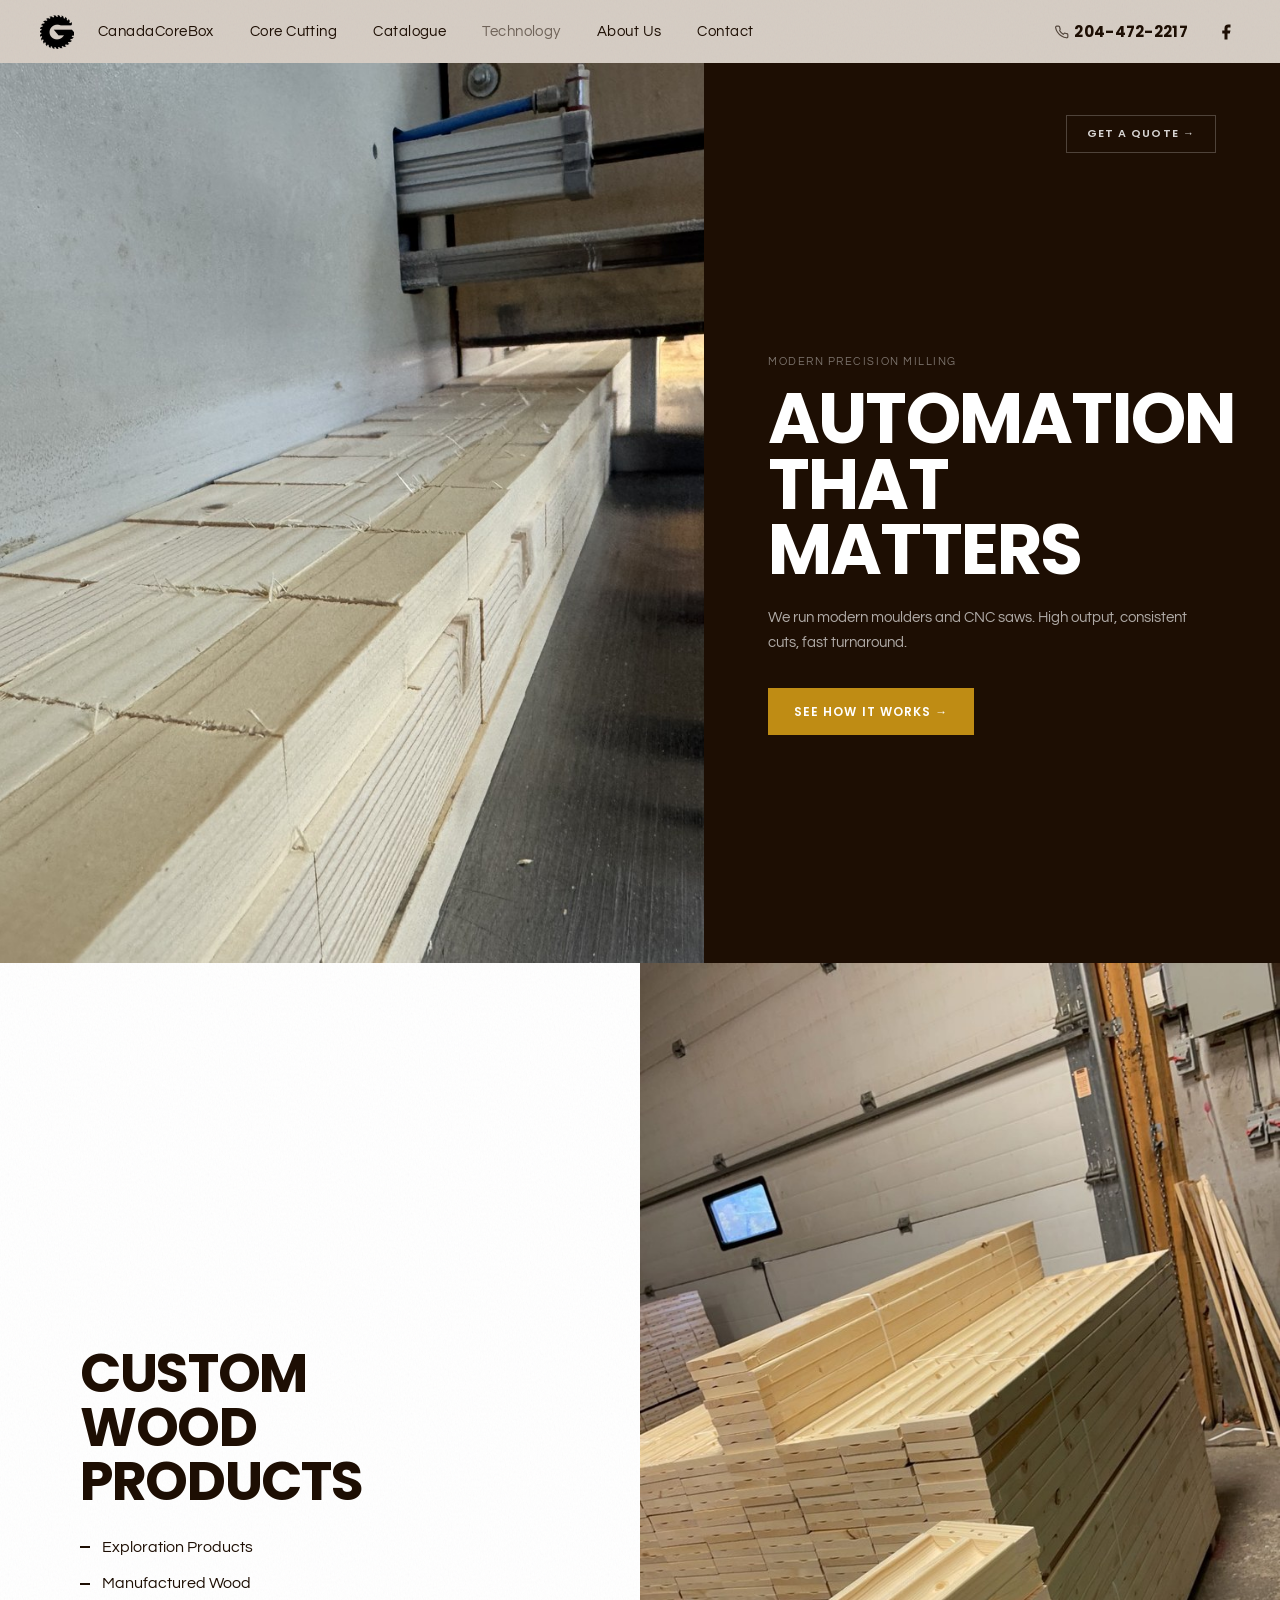
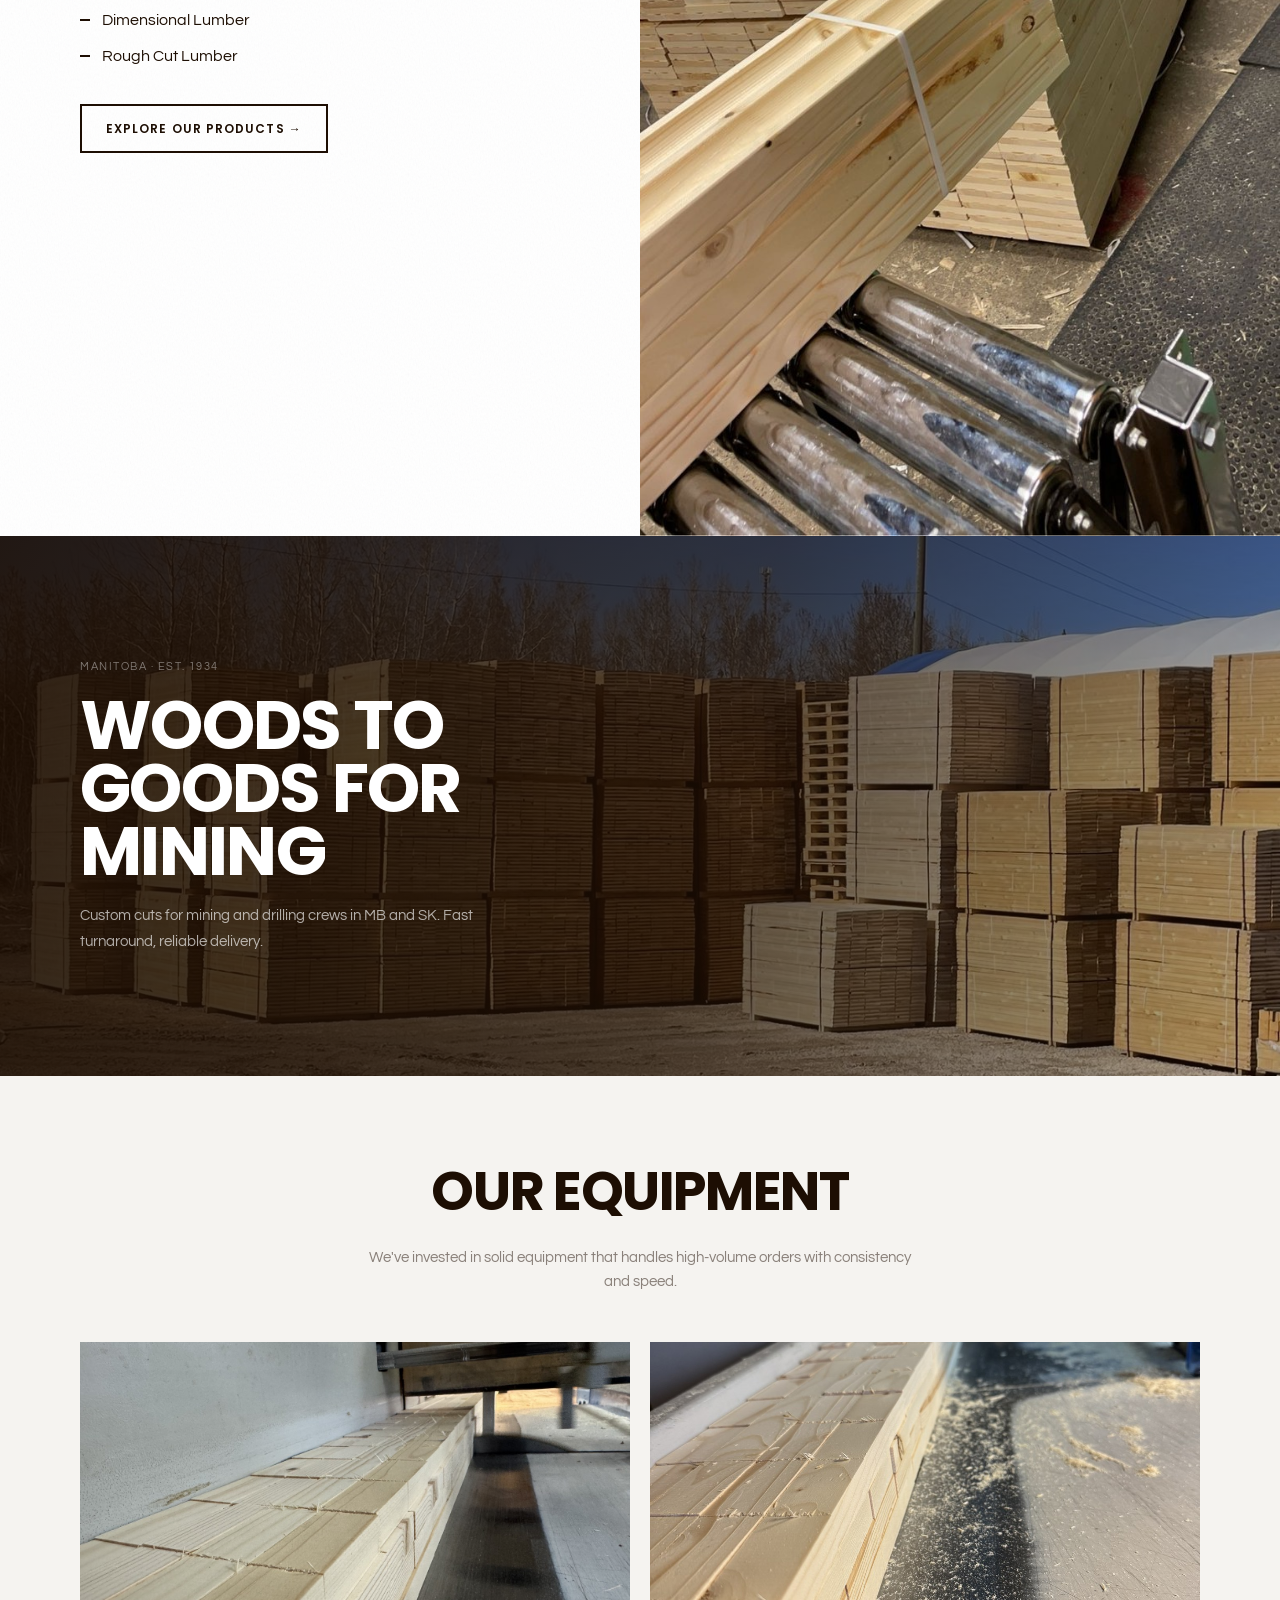
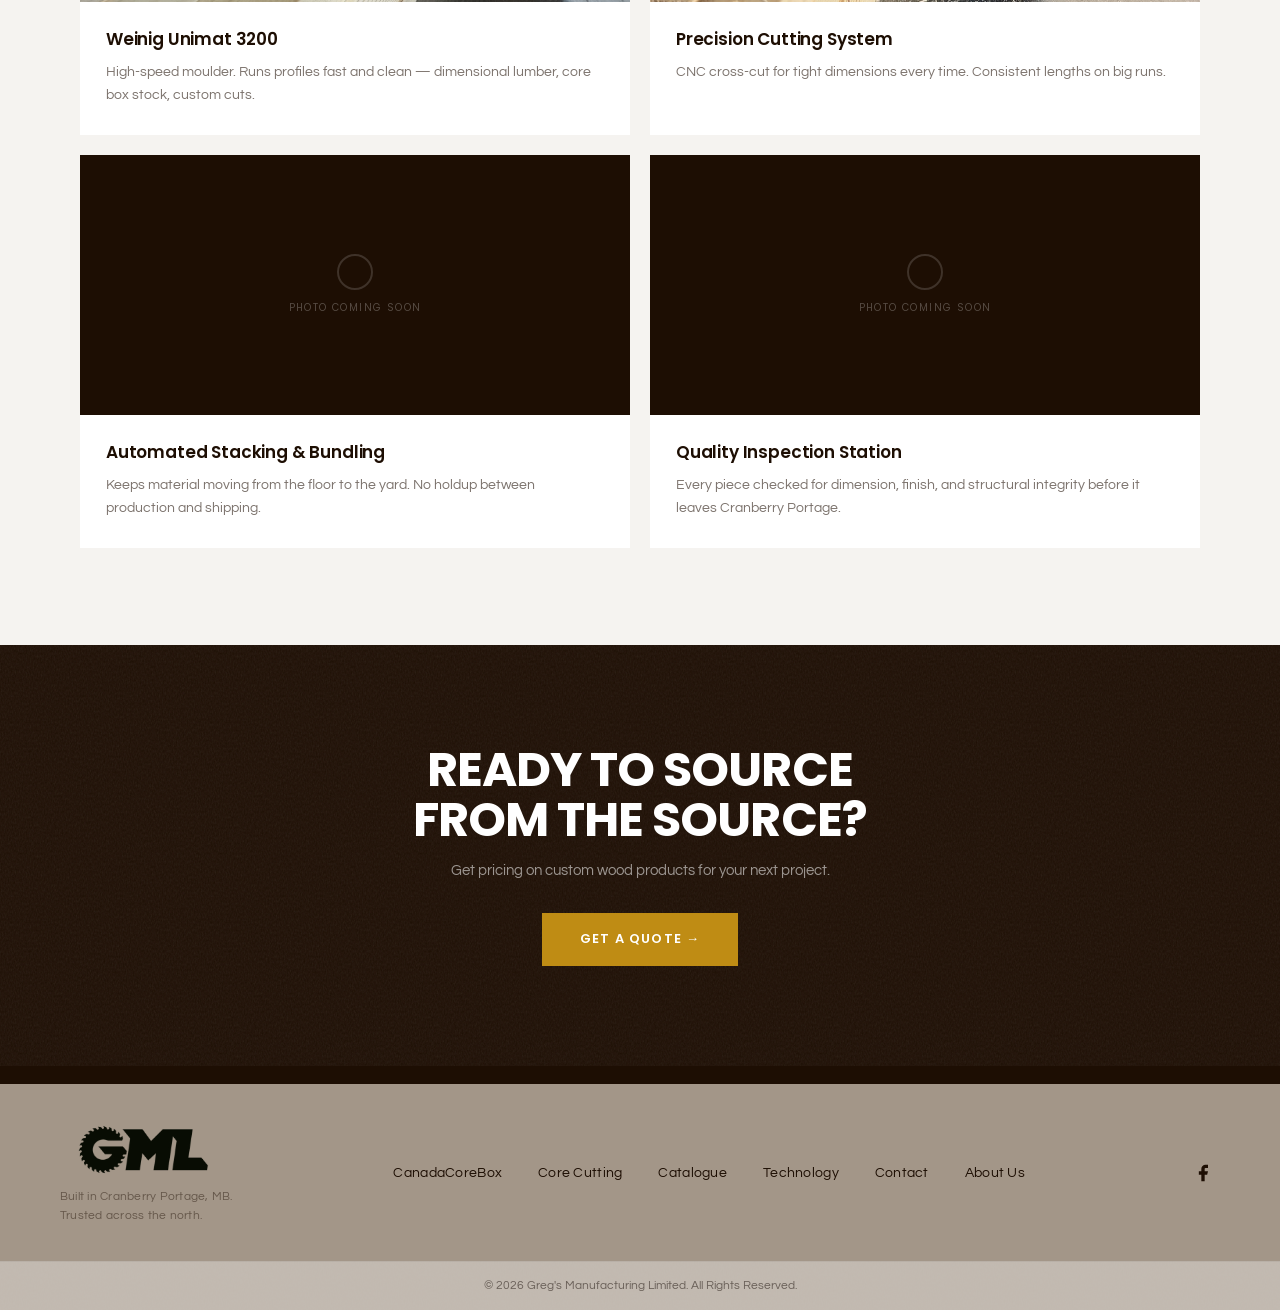
<file: technology.html>
<!DOCTYPE html>
<html lang="en">
<head>
    <meta charset="UTF-8">
    <meta name="viewport" content="width=device-width, initial-scale=1.0">
    <title>Technology | Greg's Manufacturing</title>
    <meta name="description" content="Greg's Manufacturing runs industrial-grade moulding and automation systems to produce high volumes of consistent wood products for mining and exploration across Manitoba.">
    <meta property="og:title" content="Technology | Greg's Manufacturing">
    <meta property="og:description" content="Greg's Manufacturing runs industrial-grade moulding and automation systems to produce high volumes of consistent wood products for mining and exploration across Manitoba.">
    <meta property="og:type" content="website">
    <meta property="og:url" content="https://www.gregsmanufacturing.ca/technology.html">
    <meta property="og:image" content="images/wix/tech-hero.png">
    <link rel="icon" href="images/wix/nav-logo.webp">
    <link rel="preconnect" href="https://fonts.googleapis.com">
    <link href="https://fonts.googleapis.com/css2?family=Questrial&family=Poppins:ital,wght@0,300;0,400;0,600;0,700;1,400;1,700&family=Caveat:wght@400;700&display=swap" rel="stylesheet">
    <link rel="stylesheet" href="css/styles.css?v=19">
    <style>

/* Hero section */
.tech-hero {
    display: flex;
    flex-direction: column;
    background: var(--dark);
    min-height: 100svh;
}
.tech-hero-img-panel {
    width: 100%;
    height: 52vw;
    min-height: 280px;
    max-height: 480px;
    overflow: hidden;
    flex-shrink: 0;
}
.tech-hero-img-panel img {
    width: 100%;
    height: 100%;
    object-fit: cover;
    object-position: center 40%;
}
.tech-hero-content-panel {
    flex: 1;
    background: var(--dark);
    display: flex;
    flex-direction: column;
    padding: 36px 28px 52px;
    min-height: 360px;
}
.tech-quote-pill {
    display: inline-block;
    align-self: flex-end;
    background: transparent;
    color: rgba(255,255,255,0.82);
    border: 1px solid rgba(255,255,255,0.22);
    padding: 9px 20px;
    font-size: 11px;
    letter-spacing: 0.1em;
    text-transform: uppercase;
    font-family: var(--font-heading);
    font-weight: 600;
    transition: background 0.25s ease, border-color 0.25s ease;
    margin-bottom: 36px;
    flex-shrink: 0;
}
.tech-quote-pill:hover {
    background: rgba(255,255,255,0.1);
    border-color: rgba(255,255,255,0.4);
}
.tech-hero-text {
    flex: 1;
    display: flex;
    flex-direction: column;
    justify-content: center;
    gap: 0;
}
.tech-eyebrow {
    display: block;
    font-family: var(--font-body);
    font-size: 11px;
    letter-spacing: 0.14em;
    text-transform: uppercase;
    color: rgba(255,255,255,0.42);
    margin-bottom: 16px;
}
.tech-hero-heading {
    font-family: var(--font-heading);
    font-size: clamp(42px, 8vw, 80px);
    font-weight: 700;
    color: #fff;
    line-height: 0.93;
    letter-spacing: -0.025em;
    text-transform: uppercase;
    margin-bottom: 22px;
}
.tech-hero-body {
    font-family: var(--font-body);
    font-size: 15px;
    color: rgba(255,255,255,0.65);
    line-height: 1.7;
    max-width: 420px;
    margin-bottom: 32px;
}
.tech-amber-btn {
    display: inline-block;
    align-self: flex-start;
    background: #BF8C14;
    color: #fff;
    padding: 14px 26px;
    font-family: var(--font-heading);
    font-size: 12px;
    font-weight: 600;
    letter-spacing: 0.09em;
    text-transform: uppercase;
    transition: background 0.25s ease, transform 0.2s ease;
}
.tech-amber-btn:hover {
    background: #A97B0F;
    transform: translateY(-1px);
}

@media (min-width: 860px) {
    .tech-hero {
        flex-direction: row;
        min-height: 100svh;
    }
    .tech-hero-img-panel {
        width: 55%;
        height: auto;
        max-height: none;
        min-height: 100svh;
    }
    .tech-hero-content-panel {
        width: 45%;
        padding: 52px 64px 64px;
        min-height: 100svh;
    }
    .tech-hero-heading {
        font-size: clamp(52px, 5.5vw, 84px);
    }
}

/* Custom wood products section */
.tech-products {
    display: flex;
    flex-direction: column;
    background: #fff;
}
.tech-products-text {
    padding: 60px 28px;
    display: flex;
    flex-direction: column;
    gap: 0;
    order: 1;
}
.tech-products-img-panel {
    width: 100%;
    height: 56vw;
    min-height: 260px;
    max-height: 460px;
    overflow: hidden;
    order: 2;
    flex-shrink: 0;
}
.tech-products-img-panel img {
    width: 100%;
    height: 100%;
    object-fit: cover;
    object-position: center;
    transition: transform 0.7s ease;
}
.tech-products:hover .tech-products-img-panel img {
    transform: scale(1.03);
}
.tech-section-heading {
    font-family: var(--font-heading);
    font-size: clamp(30px, 5vw, 54px);
    font-weight: 700;
    color: var(--dark);
    line-height: 1.0;
    letter-spacing: -0.025em;
    text-transform: uppercase;
    margin-bottom: 28px;
}
.tech-product-list {
    display: flex;
    flex-direction: column;
    gap: 14px;
    margin-bottom: 36px;
}
.tech-product-list li {
    font-family: var(--font-body);
    font-size: 16px;
    color: var(--dark);
    padding-left: 22px;
    position: relative;
    line-height: 1.4;
}
.tech-product-list li::before {
    content: '';
    position: absolute;
    left: 0;
    top: 50%;
    transform: translateY(-50%);
    width: 10px;
    height: 2px;
    background: var(--dark);
}
.tech-outline-btn {
    display: inline-block;
    align-self: flex-start;
    border: 2px solid var(--dark);
    color: var(--dark);
    padding: 13px 24px;
    font-family: var(--font-heading);
    font-size: 12px;
    font-weight: 600;
    letter-spacing: 0.09em;
    text-transform: uppercase;
    transition: background 0.25s ease, color 0.25s ease;
}
.tech-outline-btn:hover {
    background: var(--dark);
    color: #fff;
}

@media (min-width: 860px) {
    .tech-products {
        flex-direction: row;
        min-height: 560px;
    }
    .tech-products-text {
        width: 50%;
        padding: 80px 80px;
        order: 1;
        justify-content: center;
    }
    .tech-products-img-panel {
        width: 50%;
        height: auto;
        max-height: none;
        order: 2;
    }
}

/* Mining and drilling section */
.tech-mining-band {
    position: relative;
    min-height: 420px;
    display: flex;
    align-items: center;
    overflow: hidden;
    background: var(--dark);
}
.tech-mining-bg {
    position: absolute;
    inset: 0;
    width: 100%;
    height: 100%;
    object-fit: cover;
    object-position: center 30%;
}
.tech-mining-overlay {
    position: absolute;
    inset: 0;
    background: linear-gradient(
        105deg,
        rgba(29,14,3,0.93) 0%,
        rgba(29,14,3,0.72) 55%,
        rgba(29,14,3,0.30) 100%
    );
    z-index: 1;
}
.tech-mining-content {
    position: relative;
    z-index: 2;
    padding: 64px 28px;
    max-width: 680px;
}
.tech-mining-badge {
    display: block;
    font-family: var(--font-body);
    font-size: 11px;
    letter-spacing: 0.14em;
    text-transform: uppercase;
    color: rgba(255,255,255,0.42);
    margin-bottom: 18px;
}
.tech-mining-heading {
    font-family: var(--font-heading);
    font-size: clamp(36px, 6vw, 68px);
    font-weight: 700;
    color: #fff;
    line-height: 0.93;
    letter-spacing: -0.025em;
    text-transform: uppercase;
    margin-bottom: 20px;
}
.tech-mining-body {
    font-family: var(--font-body);
    font-size: 15px;
    color: rgba(255,255,255,0.65);
    line-height: 1.7;
    max-width: 440px;
}

@media (min-width: 860px) {
    .tech-mining-band {
        min-height: 540px;
    }
    .tech-mining-content {
        padding: 96px 80px;
    }
}

/* Equipment cards */
.tech-equipment {
    background: #f5f3f0;
    padding: 64px 28px 72px;
}
.tech-equipment-header {
    max-width: 560px;
    margin: 0 auto 48px;
    text-align: center;
}
.tech-equipment-sub {
    font-family: var(--font-body);
    font-size: 15px;
    color: rgba(29,14,3,0.5);
    margin-top: 12px;
    line-height: 1.6;
}
.tech-equipment-grid {
    display: grid;
    grid-template-columns: 1fr;
    gap: 20px;
    max-width: 1200px;
    margin: 0 auto;
}
.tech-equip-card {
    background: #fff;
    overflow: hidden;
    display: flex;
    flex-direction: column;
}
.tech-equip-img {
    height: 220px;
    overflow: hidden;
    position: relative;
    background: var(--dark);
    flex-shrink: 0;
}
.tech-equip-img img {
    width: 100%;
    height: 100%;
    object-fit: cover;
    object-position: center;
    display: block;
    transition: transform 0.7s ease;
}
.tech-equip-card:hover .tech-equip-img img {
    transform: scale(1.04);
}
.tech-equip-placeholder {
    display: flex;
    align-items: center;
    justify-content: center;
    flex-direction: column;
    gap: 10px;
}
.tech-equip-placeholder::before {
    content: '';
    width: 36px;
    height: 36px;
    border: 2px solid rgba(255,255,255,0.15);
    border-radius: 50%;
}
.tech-equip-placeholder span {
    font-family: var(--font-heading);
    font-size: 10px;
    letter-spacing: 0.14em;
    text-transform: uppercase;
    color: rgba(255,255,255,0.25);
}
.tech-equip-info {
    padding: 24px 26px 28px;
    flex: 1;
}
.tech-equip-info h3 {
    font-family: var(--font-heading);
    font-size: 17px;
    font-weight: 600;
    color: var(--dark);
    margin-bottom: 8px;
    letter-spacing: -0.01em;
}
.tech-equip-info p {
    font-family: var(--font-body);
    font-size: 14px;
    color: rgba(29,14,3,0.58);
    line-height: 1.65;
}

@media (min-width: 600px) {
    .tech-equipment-grid {
        grid-template-columns: 1fr 1fr;
    }
}
@media (min-width: 860px) {
    .tech-equipment {
        padding: 88px 80px 96px;
    }
    .tech-equip-img {
        height: 260px;
    }
}

/* CTA band */
.tech-cta-band {
    background: var(--dark);
    padding: 80px 28px;
    text-align: center;
    display: flex;
    flex-direction: column;
    align-items: center;
    gap: 14px;
}
.tech-cta-heading {
    font-family: var(--font-heading);
    font-size: clamp(26px, 4.5vw, 48px);
    font-weight: 700;
    color: #fff;
    letter-spacing: -0.02em;
    text-transform: uppercase;
    line-height: 1.05;
    max-width: 640px;
}
.tech-cta-sub {
    font-family: var(--font-body);
    font-size: 15px;
    color: rgba(255,255,255,0.55);
    margin-bottom: 8px;
}
.tech-cta-link {
    display: inline-block;
    background: #BF8C14;
    color: #fff;
    padding: 16px 38px;
    font-family: var(--font-heading);
    font-size: 13px;
    font-weight: 600;
    letter-spacing: 0.09em;
    text-transform: uppercase;
    transition: background 0.25s ease;
    margin-top: 8px;
}
.tech-cta-link:hover {
    background: #A97B0F;
}
@media (min-width: 860px) {
    .tech-cta-band {
        padding: 100px 80px;
    }
}

    </style>
</head>
<body>

<!-- Mobile nav -->
<div class="nav-overlay"></div>

<!-- HEADER -->
<header class="navbar">
    <div class="navbar-container">
        <a href="index.html" class="navbar-logo">
            <img src="images/wix/nav-logo.webp" alt="Greg's Manufacturing" width="34" height="34">
        </a>
        <nav class="navbar-nav">
            <a href="canadacorebox.html" class="nav-link">CanadaCoreBox</a>
            <a href="corecutting.html" class="nav-link">Core Cutting</a>
            <a href="shop.html" class="nav-link">Catalogue</a>
            <a href="technology.html" class="nav-link nav-link--active">Technology</a>
            <a href="about.html" class="nav-link">About Us</a>
            <a href="contact.html" class="nav-link">Contact</a>
            <div class="nav-drawer-phone">
                <a href="tel:+12044722217">
                    <svg viewBox="0 0 24 24" width="16" height="16" fill="none" stroke="currentColor" stroke-width="2" stroke-linecap="round" stroke-linejoin="round"><path d="M22 16.92v3a2 2 0 0 1-2.18 2 19.79 19.79 0 0 1-8.63-3.07A19.5 19.5 0 0 1 4.11 12 19.79 19.79 0 0 1 1 4.18 2 2 0 0 1 3 2h3a2 2 0 0 1 2 1.72c.127.96.361 1.903.7 2.81a2 2 0 0 1-.45 2.11L8.09 9.91a16 16 0 0 0 6 6l1.27-1.27a2 2 0 0 1 2.11-.45c.907.339 1.85.573 2.81.7A2 2 0 0 1 22 16.92z"/></svg>
                    204-472-2217
                </a>
            </div>
        </nav>
        <div class="navbar-phone">
            <a href="tel:+12044722217"><svg viewBox="0 0 24 24" width="14" height="14" fill="none" stroke="currentColor" stroke-width="2" stroke-linecap="round" stroke-linejoin="round" style="flex-shrink:0;margin-right:5px;vertical-align:middle;opacity:0.7"><path d="M22 16.92v3a2 2 0 0 1-2.18 2 19.79 19.79 0 0 1-8.63-3.07A19.5 19.5 0 0 1 4.11 12 19.79 19.79 0 0 1 1 4.18 2 2 0 0 1 3 2h3a2 2 0 0 1 2 1.72c.127.96.361 1.903.7 2.81a2 2 0 0 1-.45 2.11L8.09 9.91a16 16 0 0 0 6 6l1.27-1.27a2 2 0 0 1 2.11-.45c.907.339 1.85.573 2.81.7A2 2 0 0 1 22 16.92z"/></svg>204-472-2217</a>
        </div>
        <div class="navbar-social-icons">
            <a href="https://www.facebook.com/GregsManufacturing" target="_blank" rel="noopener" aria-label="Facebook">
                <svg viewBox="0 0 24 24" width="18" height="18"><path d="M18 2h-3a5 5 0 0 0-5 5v3H7v4h3v8h4v-8h3l1-4h-4V7a1 1 0 0 1 1-1h3z" fill="#1D0E03"/></svg>
            </a>
        </div>
        <button class="hamburger" aria-label="Menu">
            <span></span>
            <span></span>
            <span></span>
        </button>
    </div>
</header>

<!-- Hero -->
<section class="tech-hero">
    <div class="tech-hero-img-panel">
        <img src="images/catalog/cnc-machinery-press.jpg" alt="Weinig Unimat precision moulder — Greg's Manufacturing">
    </div>
    <div class="tech-hero-content-panel">
        <a href="contact.html" class="tech-quote-pill">Get a Quote &rarr;</a>
        <div class="tech-hero-text">
            <span class="tech-eyebrow">Modern Precision Milling</span>
            <h1 class="tech-hero-heading">Automation<br>That<br>Matters</h1>
            <p class="tech-hero-body">We run modern moulders and CNC saws. High output, consistent cuts, fast turnaround.</p>
            <a href="#products" class="tech-amber-btn">See How It Works &rarr;</a>
        </div>
    </div>
</section>

<!-- Custom wood products -->
<section class="tech-products" id="products">
    <div class="tech-products-text animate-on-scroll animate-left">
        <h2 class="tech-section-heading">Custom<br>Wood<br>Products</h2>
        <ul class="tech-product-list">
            <li>Exploration Products</li>
            <li>Manufactured Wood</li>
            <li>Dimensional Lumber</li>
            <li>Rough Cut Lumber</li>
        </ul>
        <a href="shop.html" class="tech-outline-btn">Explore Our Products &rarr;</a>
    </div>
    <div class="tech-products-img-panel animate-on-scroll animate-right">
        <img src="images/catalog/dimensional-lumber-stack.jpg" alt="Dimensional lumber — Greg's Manufacturing">
    </div>
</section>

<!-- Mining band -->
<section class="tech-mining-band">
    <img src="images/catalog/lumber-yard.jpg" alt="Greg's Manufacturing lumber yard" class="tech-mining-bg">
    <div class="tech-mining-overlay"></div>
    <div class="tech-mining-content animate-on-scroll">
        <span class="tech-mining-badge">Manitoba &middot; EST. 1934</span>
        <h2 class="tech-mining-heading">Woods to<br>Goods for<br>Mining</h2>
        <p class="tech-mining-body">Custom cuts for mining and drilling crews in MB and SK. Fast turnaround, reliable delivery.</p>
    </div>
</section>

<!-- Equipment grid -->
<section class="tech-equipment" id="equipment">
    <div class="tech-equipment-header animate-on-scroll">
        <h2 class="tech-section-heading" style="text-align:center">Our Equipment</h2>
        <p class="tech-equipment-sub">We've invested in solid equipment that handles high-volume orders with consistency and speed.</p>
    </div>
    <div class="tech-equipment-grid">

        <div class="tech-equip-card animate-on-scroll" data-delay="0">
            <div class="tech-equip-img">
                <img src="images/catalog/cnc-machinery-press.jpg" alt="Weinig Unimat 3200 moulder">
            </div>
            <div class="tech-equip-info">
                <h3>Weinig Unimat 3200</h3>
                <p>High-speed moulder. Runs profiles fast and clean — dimensional lumber, core box stock, custom cuts.</p>
            </div>
        </div>

        <div class="tech-equip-card animate-on-scroll" data-delay="100">
            <div class="tech-equip-img">
                <img src="images/catalog/cnc-machinery-cutting.jpg" alt="Precision cutting system">
            </div>
            <div class="tech-equip-info">
                <h3>Precision Cutting System</h3>
                <p>CNC cross-cut for tight dimensions every time. Consistent lengths on big runs.</p>
            </div>
        </div>

        <div class="tech-equip-card animate-on-scroll" data-delay="200">
            <div class="tech-equip-img tech-equip-placeholder">
                <span>Photo Coming Soon</span>
            </div>
            <div class="tech-equip-info">
                <h3>Automated Stacking &amp; Bundling</h3>
                <p>Keeps material moving from the floor to the yard. No holdup between production and shipping.</p>
            </div>
        </div>

        <div class="tech-equip-card animate-on-scroll" data-delay="300">
            <div class="tech-equip-img tech-equip-placeholder">
                <span>Photo Coming Soon</span>
            </div>
            <div class="tech-equip-info">
                <h3>Quality Inspection Station</h3>
                <p>Every piece checked for dimension, finish, and structural integrity before it leaves Cranberry Portage.</p>
            </div>
        </div>

    </div>
</section>

<!-- CTA band -->
<section class="tech-cta-band">
    <h2 class="tech-cta-heading animate-on-scroll">Ready to Source<br>from the Source?</h2>
    <p class="tech-cta-sub animate-on-scroll" data-delay="100">Get pricing on custom wood products for your next project.</p>
    <a href="contact.html" class="tech-cta-link animate-on-scroll" data-delay="200">Get a Quote &rarr;</a>
</section>

<!-- FOOTER -->
<footer class="footer">
    <div class="brush-divider"></div>
    <div class="footer-content">
        <div class="footer-logo">
            <img src="images/wix/footer-logo.png" alt="GML Logo">
            <p class="footer-tagline">Built in Cranberry Portage, MB.<br>Trusted across the north.</p>
        </div>
        <nav class="footer-nav">
            <a href="canadacorebox.html">CanadaCoreBox</a>
            <a href="corecutting.html">Core Cutting</a>
            <a href="shop.html">Catalogue</a>
            <a href="technology.html">Technology</a>
            <a href="contact.html">Contact</a>
            <a href="about.html">About Us</a>
        </nav>
        <div class="footer-social">
            <a href="https://www.facebook.com/GregsManufacturing" target="_blank" rel="noopener" aria-label="Facebook"><svg viewBox="0 0 24 24"><path d="M18 2h-3a5 5 0 0 0-5 5v3H7v4h3v8h4v-8h3l1-4h-4V7a1 1 0 0 1 1-1h3z"/></svg></a>
        </div>
    </div>
    <div class="footer-bottom">
        &copy; 2026 Greg's Manufacturing Limited. All Rights Reserved.
    </div>
</footer>

<script src="js/main.js?v=2"></script>
<!-- STICKY MOBILE CALL BAR -->
<a href="tel:+12044722217" class="mobile-call-bar" aria-label="Call Greg's Manufacturing">
    <svg viewBox="0 0 24 24" width="18" height="18" fill="none" stroke="currentColor" stroke-width="2" stroke-linecap="round" stroke-linejoin="round"><path d="M22 16.92v3a2 2 0 0 1-2.18 2 19.79 19.79 0 0 1-8.63-3.07A19.5 19.5 0 0 1 4.11 12 19.79 19.79 0 0 1 1 4.18 2 2 0 0 1 3 2h3a2 2 0 0 1 2 1.72c.127.96.361 1.903.7 2.81a2 2 0 0 1-.45 2.11L8.09 9.91a16 16 0 0 0 6 6l1.27-1.27a2 2 0 0 1 2.11-.45c.907.339 1.85.573 2.81.7A2 2 0 0 1 22 16.92z"/></svg>
    <span>Call Us &mdash; 204-472-2217</span>
</a>
</body>
</html>
</file>
<file: css/styles.css>
/* ===================================
   GREG'S MANUFACTURING — Master Stylesheet
   Fonts: Questrial (body), Poppins (headings), Caveat (captions)
   Colors: #1D0E03 (dark brown), #d5ccc3 (nav bg), #a39688 (footer), #E63E21 (red), #6B7F2A (green)
   =================================== */

/* Font @import removed — already loaded via <link> in HTML head. Duplicate blocked rendering. */

/* === RESET === */
*, *::before, *::after { margin: 0; padding: 0; box-sizing: border-box; }
html { scroll-behavior: smooth; }
body {
  font-family: "Questrial", sans-serif;
  color: #1D0E03;
  background: #fff;
  line-height: 1.6;
  -webkit-font-smoothing: antialiased;
  -moz-osx-font-smoothing: grayscale;
  overflow-x: hidden;
}
img { display: block; max-width: 100%; height: auto; }
a { color: inherit; text-decoration: none; }
button { cursor: pointer; border: none; font-family: inherit; background: none; }
input, textarea, select { font-family: inherit; color: inherit; }
ul, ol { list-style: none; }

/* === VARIABLES === */
:root {
  --dark: #1D0E03;
  --white: #FFFFFF;
  --nav-bg-solid: #d5ccc3;
  --footer-bg: #a39688;
  --red: #E63E21;
  --green: #6B7F2A;
  --grey-light: #f5f5f5;
  --grey-med: #e0e0e0;
  --font-body: "Questrial", sans-serif;
  --font-heading: "Poppins", sans-serif;
  --font-caption: "Caveat", cursive;
  --max-width: 1400px;
}

/* =============================================
   HEADER / NAVBAR
   Wix-style sticky nav: 63px tall, warm beige
   ============================================= */
.navbar {
  position: sticky;
  top: 0;
  z-index: 1000;
  height: 63px;
  background: #d5ccc3;
}
.navbar-container {
  max-width: var(--max-width);
  margin: 0 auto;
  height: 100%;
  display: flex;
  align-items: center;
  padding: 0 40px;
  gap: 24px;
  position: relative;
}
.navbar-logo img {
  width: 34px;
  height: 34px;
  object-fit: contain;
}
.navbar-nav {
  display: flex;
  gap: 36px;
}
.navbar-nav .nav-link {
  font-family: var(--font-body);
  font-size: 15px;
  letter-spacing: 0.03em;
  color: var(--dark);
  transition: color 0.3s ease, opacity 0.3s ease;
  position: relative;
  padding: 4px 0;
}
.navbar-nav .nav-link:hover {
  opacity: 0.65;
}
.navbar-nav .nav-link::after {
  content: '';
  position: absolute;
  bottom: -2px;
  left: 50%;
  width: 0;
  height: 1.5px;
  background: var(--dark);
  transition: width 0.35s ease-out, left 0.35s ease-out;
}
.navbar-nav .nav-link:hover::after {
  width: 100%;
  left: 0;
}

/* =============================================
   HERO SECTION (Homepage - full viewport)
   ============================================= */
.hero {
  position: relative;
  height: 100vh;
  min-height: 600px;
  display: flex;
  align-items: center;
  justify-content: center;
  background-size: cover;
  background-position: center;
  overflow: hidden;
}
.hero-overlay {
  position: absolute;
  inset: 0;
  background: rgba(29, 14, 3, 0.42);
  z-index: 1;
}
.hero-content {
  position: relative;
  z-index: 2;
  text-align: center;
  padding: 0 20px;
}
.hero-logo {
  max-width: 560px;
  margin: 0 auto 20px;
  filter: drop-shadow(0 2px 8px rgba(0,0,0,0.3));
}
.hero-tagline {
  color: var(--white);
  font-family: var(--font-body);
  font-size: 17px;
  font-weight: 400;
  letter-spacing: 0.05em;
}

/* =============================================
   HERO BANNER (Subpages - shorter)
   ============================================= */
.hero-banner {
  position: relative;
  height: 340px;
  display: flex;
  align-items: center;
  justify-content: center;
  background-size: cover;
  background-position: center;
  overflow: hidden;
}
.hero-banner .hero-overlay {
  background: linear-gradient(180deg, rgba(29, 14, 3, 0.35) 0%, rgba(29, 14, 3, 0.55) 100%);
}
.hero-banner-title {
  position: relative;
  z-index: 2;
  font-family: var(--font-heading);
  font-size: clamp(48px, 6vw, 72px);
  font-weight: 700;
  color: var(--white);
  letter-spacing: -0.02em;
  text-shadow: 0 2px 24px rgba(0,0,0,0.15);
}
.hero-banner-title-left {
  position: relative;
  z-index: 2;
  font-family: var(--font-heading);
  font-size: 60px;
  font-weight: 700;
  color: var(--white);
  padding-left: 80px;
  width: 100%;
  letter-spacing: -0.01em;
}

/* =============================================
   FEATURES SECTION (Homepage - 3D box + cards)
   ============================================= */
.features-section {
  position: relative;
  background: #6b6b6b;
  padding: 0;
  overflow: hidden;
}
.features-section .features-image {
  width: 100%;
}
.features-section .features-image img {
  width: 100%;
  display: block;
}
.features-cards {
  position: absolute;
  right: 48px;
  top: 50%;
  transform: translateY(-50%);
  display: flex;
  flex-direction: column;
  gap: 16px;
  z-index: 2;
  max-width: 360px;
}
.feature-card {
  background: rgba(245, 243, 240, 0.94);
  padding: 18px 22px;
  display: flex;
  align-items: flex-start;
  gap: 14px;
  backdrop-filter: blur(4px);
}
.feature-icon {
  width: 42px;
  height: 42px;
  background: var(--dark);
  border-radius: 50%;
  display: flex;
  align-items: center;
  justify-content: center;
  flex-shrink: 0;
}
.feature-icon svg {
  width: 20px;
  height: 20px;
}
.feature-title {
  font-family: var(--font-heading);
  font-size: 15px;
  font-weight: 700;
  color: var(--dark);
  margin-bottom: 3px;
  letter-spacing: 0.04em;
  text-transform: uppercase;
}
.feature-description {
  font-family: var(--font-body);
  font-size: 13px;
  color: #555;
  line-height: 1.5;
}

/* =============================================
   BRUSH STROKE DIVIDER
   ============================================= */
.brush-divider {
  width: 100%;
  height: 18px;
  background: var(--dark);
  position: relative;
  overflow: hidden;
}
.brush-divider::before,
.brush-divider::after {
  content: '';
  position: absolute;
  width: 100%;
  height: 100%;
}
.brush-divider::before {
  background: linear-gradient(90deg,
    transparent 0%, var(--dark) 2%, var(--dark) 12%, transparent 13%,
    var(--dark) 15%, var(--dark) 42%, transparent 43%,
    var(--dark) 45%, var(--dark) 78%, transparent 79%,
    var(--dark) 81%, var(--dark) 96%, transparent 100%
  );
  top: -4px;
}
.brush-divider::after {
  background: linear-gradient(90deg,
    var(--dark) 3%, transparent 4%, var(--dark) 6%, var(--dark) 22%,
    transparent 23%, var(--dark) 25%, var(--dark) 55%,
    transparent 56%, var(--dark) 58%, var(--dark) 88%,
    transparent 89%, var(--dark) 91%, var(--dark) 100%
  );
  bottom: -4px;
}

/* =============================================
   WHO WE ARE SECTION (Homepage)
   ============================================= */
.who-we-are {
  background: var(--white);
  padding: 80px 40px;
}
.who-we-are-content {
  max-width: 1200px;
  margin: 0 auto;
  display: grid;
  grid-template-columns: 1fr 1fr;
  gap: 60px;
  align-items: center;
}
.who-we-are-text h2 {
  font-family: var(--font-heading);
  font-size: 42px;
  font-weight: 700;
  color: var(--dark);
  margin-bottom: 20px;
}
.who-we-are-text p {
  font-family: var(--font-body);
  font-size: 17px;
  line-height: 1.8;
  color: var(--dark);
}
.who-we-are-image {
  position: relative;
}
.who-we-are-image img {
  width: 100%;
  filter: grayscale(100%);
}
.image-caption {
  font-family: var(--font-caption);
  font-size: 20px;
  color: var(--dark);
  margin-top: 8px;
  text-align: right;
}

/* =============================================
   OUR PRODUCT SECTION (Homepage)
   ============================================= */
.our-product {
  background: var(--white);
  padding: 0;
  position: relative;
}
.our-product-inner {
  display: grid;
  grid-template-columns: 2fr 1fr;
  min-height: 560px;
}
.our-product-gallery {
  display: grid;
  grid-template-columns: 1fr 1fr;
  grid-template-rows: 1fr 1fr;
  gap: 3px;
  position: relative;
}
.our-product-gallery img {
  width: 100%;
  height: 100%;
  object-fit: cover;
}
.gallery-arrow {
  position: absolute;
  top: 50%;
  transform: translateY(-50%);
  z-index: 3;
  font-size: 42px;
  color: var(--white);
  background: rgba(0,0,0,0.25);
  width: 44px;
  height: 72px;
  display: flex;
  align-items: center;
  justify-content: center;
  transition: background 0.25s;
}
.gallery-arrow:hover {
  background: rgba(0,0,0,0.45);
}
.gallery-prev { left: 0; }
.gallery-next { right: 0; }
.our-product-card {
  background: var(--white);
  padding: 56px 44px;
  display: flex;
  flex-direction: column;
  justify-content: center;
}
.our-product-card h2 {
  font-family: var(--font-heading);
  font-size: 42px;
  font-weight: 700;
  color: var(--dark);
  margin-bottom: 18px;
}
.our-product-card p {
  font-family: var(--font-body);
  font-size: 17px;
  line-height: 1.8;
  color: var(--dark);
  margin-bottom: 30px;
}
.cta-button {
  display: inline-block;
  background: var(--dark);
  color: var(--white);
  font-family: var(--font-body);
  font-size: 15px;
  padding: 13px 36px;
  border-radius: 24px;
  transition: opacity 0.25s, transform 0.25s;
  width: fit-content;
  letter-spacing: 0.02em;
}
.cta-button:hover {
  opacity: 0.85;
  transform: translateY(-1px);
}

/* =============================================
   FOOTER
   ============================================= */
.footer {
  margin-top: 0;
  position: relative;
}
.footer .brush-divider {
  margin-bottom: 0;
}
.footer-content {
  background: var(--footer-bg);
  padding: 36px 60px;
  display: flex;
  align-items: center;
  justify-content: space-between;
}
.footer-logo {
  flex-shrink: 0;
}
.footer-logo img {
  height: auto;
  width: 160px;
  max-width: 160px;
  display: block;
}
.footer-nav {
  display: flex;
  gap: 36px;
}
.footer-nav a {
  font-family: var(--font-body);
  font-size: 14px;
  color: var(--dark);
  transition: opacity 0.3s ease;
  letter-spacing: 0.02em;
}
.footer-nav a:hover {
  opacity: 0.55;
}
.footer-social {
  display: flex;
  gap: 14px;
  align-items: center;
}
.footer-social a {
  display: flex;
  align-items: center;
  justify-content: center;
  width: 34px;
  height: 34px;
  transition: opacity 0.25s;
}
.footer-social a:hover {
  opacity: 0.55;
}
.footer-social svg {
  width: 20px;
  height: 20px;
  fill: var(--dark);
}
.footer-bottom {
  text-align: center;
  padding: 14px 40px;
  background: var(--footer-bg);
  font-family: var(--font-body);
  font-size: 12px;
  color: var(--dark);
  opacity: 0.65;
  border-top: 1px solid rgba(29,14,3,0.1);
}

/* =============================================
   CANADACOREBOX PAGE
   ============================================= */
.ccb-hero {
  background: #d5ccc3;
  padding: 56px 40px 36px;
}
.ccb-hero-content {
  position: relative;
  z-index: 2;
  max-width: 1200px;
  margin: 0 auto;
  display: flex;
  align-items: center;
  gap: 16px;
}
.ccb-hero-logo {
  max-width: 360px;
  height: auto;
}
.ccb-logo-icon {
  width: 56px;
  height: 56px;
}
.ccb-hero h1 {
  font-family: var(--font-heading);
  font-size: 40px;
  font-weight: 700;
  color: var(--dark);
}
.ccb-hero .subtitle {
  font-family: var(--font-body);
  font-size: 22px;
  color: var(--dark);
  margin-top: 8px;
  margin-left: 72px;
}

/* Product card row */
.product-cards-row {
  display: flex;
  justify-content: center;
  gap: 28px;
  padding: 56px 40px;
  max-width: 860px;
  margin: 0 auto;
}
.product-mini-card {
  text-align: center;
  width: 200px;
}
.product-mini-card img {
  width: 200px;
  height: 200px;
  object-fit: cover;
  border: 1px solid #ddd;
  margin-bottom: 10px;
}
.product-mini-card h3 {
  font-family: var(--font-heading);
  font-size: 17px;
  font-weight: 600;
  color: var(--dark);
  margin-bottom: 4px;
}
.product-mini-card .price {
  font-family: var(--font-body);
  font-size: 15px;
  color: #777;
}
.variant-intro {
  text-align: center;
  font-family: var(--font-body);
  font-size: 17px;
  padding: 0 40px 36px;
  color: var(--dark);
}

/* Product detail sections */
.product-detail {
  display: grid;
  grid-template-columns: 1fr 1fr;
  gap: 36px;
  padding: 56px 40px;
  max-width: 1200px;
  margin: 0 auto;
  align-items: start;
  border-top: 1px solid #e8e8e8;
}
.product-detail-image {
  position: relative;
}
.product-detail-image img {
  width: 100%;
  border: 1px solid #ddd;
}
.product-ribbon {
  position: absolute;
  top: 12px;
  left: 12px;
  background: #7a8a6a;
  color: var(--white);
  font-family: var(--font-body);
  font-size: 13px;
  padding: 5px 14px;
  z-index: 2;
  letter-spacing: 0.03em;
}
.product-detail-card {
  background: var(--white);
  border: 1px solid #ddd;
  padding: 18px;
  margin-top: 10px;
}
.product-detail-card h3 {
  font-family: var(--font-heading);
  font-size: 18px;
  font-weight: 600;
  margin-bottom: 4px;
}
.product-detail-card .price {
  font-size: 15px;
  color: #777;
}
.product-detail-specs h2 {
  font-family: var(--font-heading);
  font-size: 68px;
  font-weight: 700;
  color: var(--dark);
  margin-bottom: 20px;
  line-height: 1;
}
.product-detail-specs h4 {
  font-family: var(--font-heading);
  font-size: 15px;
  font-weight: 600;
  color: var(--dark);
  margin-bottom: 6px;
  text-transform: uppercase;
  letter-spacing: 0.03em;
}
.product-detail-specs .sizes {
  font-family: var(--font-body);
  font-size: 16px;
  margin-bottom: 20px;
}
.product-detail-specs ul {
  list-style: disc;
  padding-left: 20px;
}
.product-detail-specs li {
  font-family: var(--font-body);
  font-size: 15px;
  margin-bottom: 6px;
}

/* =============================================
   CATALOGUE / SHOP PAGE
   ============================================= */
.shop-banner {
  background: var(--dark);
  background-size: cover;
  background-position: center;
  background-repeat: no-repeat;
  padding: 80px 80px;
  position: relative;
  min-height: 280px;
  display: flex;
  align-items: flex-start;
}
.shop-banner-video {
  position: absolute;
  inset: 0;
  width: 100%;
  height: 100%;
  object-fit: cover;
  object-position: center;
  z-index: 0;
}
.shop-banner-overlay {
  position: absolute;
  inset: 0;
  background: rgba(29, 14, 3, 0.58);
  z-index: 1;
}
.shop-banner-inner {
  position: relative;
  z-index: 2;
}
.shop-banner-icon {
  width: 48px;
  margin-bottom: 12px;
}
.shop-banner .label {
  font-family: var(--font-body);
  font-size: 13px;
  letter-spacing: 6px;
  text-transform: uppercase;
  color: white;
  margin-bottom: 10px;
}
.shop-banner h1 {
  font-family: var(--font-heading);
  font-size: 40px;
  font-weight: 700;
  color: white;
  line-height: 1.2;
}
.shop-banner h1 em {
  font-style: italic;
}
.shop-content {
  display: grid;
  grid-template-columns: 240px 1fr;
  gap: 36px;
  padding: 36px 40px;
  max-width: var(--max-width);
  margin: 0 auto;
}
/* Filter toggle button — mobile only */
.shop-filter-toggle {
  display: none;
  align-items: center;
  justify-content: center;
  gap: 6px;
  width: 100%;
  padding: 12px;
  background: var(--grey-light);
  border: 1px solid var(--grey-med);
  border-radius: 6px;
  font-family: var(--font-heading);
  font-size: 13px;
  font-weight: 600;
  text-transform: uppercase;
  letter-spacing: 0.05em;
  color: var(--dark);
  margin-bottom: 12px;
  cursor: pointer;
}
.shop-filter-toggle svg {
  width: 16px;
  height: 16px;
}

.shop-sidebar h3 {
  font-family: var(--font-heading);
  font-size: 20px;
  font-weight: 700;
  margin-bottom: 18px;
}
.filter-section {
  border-top: 1px solid #ddd;
  padding-top: 14px;
  margin-bottom: 20px;
}
.filter-header {
  display: flex;
  justify-content: space-between;
  align-items: center;
  cursor: pointer;
  margin-bottom: 10px;
}
.filter-header h4 {
  font-family: var(--font-heading);
  font-size: 15px;
  font-weight: 600;
  color: var(--dark);
}
.filter-toggle {
  font-size: 16px;
  color: #999;
  user-select: none;
}
.filter-list li {
  font-family: var(--font-body);
  font-size: 14px;
  color: #777;
  padding: 5px 0;
  cursor: pointer;
  transition: color 0.2s, font-weight 0.2s;
}
.filter-list li:hover,
.filter-list li.active {
  color: var(--dark);
  font-weight: 700;
}
/* === SHOP SEARCH BAR === */
.shop-search-bar {
  position: relative;
  margin-bottom: 16px;
}
.shop-search-icon {
  position: absolute;
  left: 14px;
  top: 50%;
  transform: translateY(-50%);
  color: #999;
  pointer-events: none;
}
.shop-search-input {
  width: 100%;
  padding: 12px 40px 12px 42px;
  font-family: var(--font-body);
  font-size: 15px;
  border: 1px solid #ccc;
  border-radius: 6px;
  background: var(--white);
  transition: border-color 0.2s;
}
.shop-search-input:focus {
  outline: none;
  border-color: var(--dark);
  box-shadow: 0 0 0 2px rgba(29,14,3,0.08);
}
.shop-search-input::placeholder {
  color: #aaa;
}
.shop-search-clear {
  position: absolute;
  right: 14px;
  top: 50%;
  transform: translateY(-50%);
  font-size: 20px;
  color: #999;
  cursor: pointer;
  line-height: 1;
}
.shop-search-clear:hover { color: var(--dark); }
.search-no-results {
  padding: 32px 0;
  text-align: center;
  font-family: var(--font-body);
  font-size: 15px;
  color: #888;
}

.sort-bar {
  display: flex;
  justify-content: flex-end;
  margin-bottom: 20px;
}
.sort-bar select {
  font-family: var(--font-body);
  font-size: 14px;
  padding: 10px 14px;
  border: 1px solid #ccc;
  background: var(--white);
  min-width: 150px;
  appearance: auto;
}
.product-grid {
  display: grid;
  grid-template-columns: repeat(3, 1fr);
  gap: 24px;
}
.product-grid-card {
  cursor: pointer;
  transition: transform 0.4s ease-out, box-shadow 0.4s ease-out;
  border-radius: 0;
  overflow: hidden;
}
.product-grid-card:hover {
  transform: translateY(-5px);
  box-shadow: 0 12px 32px rgba(0,0,0,0.1);
}
.product-grid-card .product-thumb {
  width: 100%;
  aspect-ratio: 1;
  object-fit: cover;
  background: #c9b98a;
  margin-bottom: 10px;
  transition: transform 0.6s ease-out;
}
.product-grid-card:hover .product-thumb {
  transform: scale(1.05);
}
.product-grid-card .placeholder-img {
  width: 100%;
  aspect-ratio: 1;
  background: linear-gradient(135deg, #b8a878 0%, #9e8c5c 100%);
  display: flex;
  align-items: center;
  justify-content: center;
  margin-bottom: 10px;
}
.product-grid-card .placeholder-img svg {
  width: 48px;
  height: 48px;
  opacity: 0.35;
}
.product-grid-card h3 {
  font-family: var(--font-heading);
  font-size: 15px;
  font-weight: 600;
  color: var(--dark);
  margin-bottom: 3px;
}
.product-grid-card .price {
  font-family: var(--font-body);
  font-size: 12px;
  color: #999;
  letter-spacing: 0.04em;
  text-transform: uppercase;
}

/* =============================================
   ABOUT PAGE
   ============================================= */
.about-content {
  max-width: 1200px;
  margin: 0 auto;
  padding: 72px 40px;
  display: grid;
  grid-template-columns: 1fr 1.2fr;
  gap: 56px;
  align-items: start;
}
.about-image img {
  width: 100%;
  object-fit: cover;
}
.about-text h3 {
  font-family: var(--font-heading);
  font-size: 24px;
  font-weight: 700;
  color: var(--dark);
  margin-bottom: 18px;
}
.about-text p {
  font-family: var(--font-body);
  font-size: 15px;
  line-height: 1.8;
  margin-bottom: 14px;
}
.about-text .bold-intro {
  font-weight: 600;
  font-family: var(--font-heading);
  font-size: 15px;
  margin-bottom: 6px;
}

/* Quote section */
.quote-section {
  background: var(--dark);
  padding: 0;
}
.quote-inner {
  display: grid;
  grid-template-columns: 1fr 1.2fr;
  min-height: 480px;
}
.quote-image img {
  width: 100%;
  height: 100%;
  object-fit: cover;
  filter: grayscale(100%);
}
.quote-card {
  display: flex;
  align-items: center;
  justify-content: center;
  padding: 56px;
}
.quote-card-inner {
  background: var(--white);
  padding: 44px;
  max-width: 480px;
}
.quote-card-inner blockquote {
  font-family: var(--font-body);
  font-size: 20px;
  line-height: 1.65;
  color: var(--dark);
  margin-bottom: 18px;
}
.quote-card-inner .text-highlight {
  color: var(--green);
  font-weight: 600;
}
.quote-card-inner .attribution {
  font-family: var(--font-heading);
  font-size: 13px;
  font-weight: 600;
  color: var(--dark);
  letter-spacing: 0.02em;
}

/* Values grid */
.values-section {
  padding: 72px 40px;
}
.values-grid {
  max-width: 1200px;
  margin: 0 auto;
  display: grid;
  grid-template-columns: 1fr 1fr 1fr 1fr;
  border: 1px solid #e2e2e2;
}
.values-grid .value-item {
  padding: 36px 26px;
  border-right: 1px solid #e2e2e2;
  text-align: center;
}
.values-grid .value-item:last-child {
  border-right: none;
}
.values-grid .value-title-cell {
  display: flex;
  align-items: center;
  justify-content: center;
  padding: 36px 20px;
  border-right: 1px solid #e2e2e2;
}
.values-grid .value-title-cell h2 {
  font-family: var(--font-heading);
  font-size: 50px;
  font-weight: 700;
  color: var(--dark);
}
.value-icon {
  width: 48px;
  height: 48px;
  margin: 0 auto 18px;
  display: block;
}
.value-item h3 {
  font-family: var(--font-heading);
  font-size: 18px;
  font-weight: 600;
  color: var(--dark);
  margin-bottom: 10px;
  font-style: italic;
}
.value-item p {
  font-family: var(--font-body);
  font-size: 14px;
  line-height: 1.6;
  color: #555;
}

/* Specialized Manufacturing / 2-col sections */
.two-col-section {
  max-width: 1200px;
  margin: 0 auto;
  padding: 56px 40px;
  display: grid;
  grid-template-columns: 1fr 1.4fr;
  gap: 48px;
  align-items: start;
}
.two-col-section.reverse {
  grid-template-columns: 1.4fr 1fr;
}
.two-col-section h3 {
  font-family: var(--font-heading);
  font-size: 22px;
  font-weight: 700;
  color: var(--dark);
  margin-bottom: 14px;
}
.two-col-section p {
  font-family: var(--font-body);
  font-size: 15px;
  line-height: 1.8;
  margin-bottom: 14px;
}
.two-col-section ul {
  list-style: disc;
  padding-left: 22px;
  margin-bottom: 18px;
}
.two-col-section li {
  font-family: var(--font-body);
  font-size: 15px;
  margin-bottom: 6px;
  line-height: 1.6;
}
.two-col-section img {
  width: 100%;
  object-fit: cover;
}

/* Photo strip */
.photo-strip {
  display: grid;
  grid-template-columns: 1fr 1fr 1fr;
  gap: 3px;
  margin-top: 40px;
  overflow: hidden;
}
.photo-strip img {
  width: 100%;
  height: 280px;
  object-fit: cover;
  filter: grayscale(100%);
  transition: filter 0.6s ease-out, transform 0.6s ease-out;
}
.photo-strip img:hover {
  filter: grayscale(0%);
  transform: scale(1.04);
}

/* =============================================
   CONTACT PAGE
   ============================================= */
.contact-content {
  max-width: 1200px;
  margin: 0 auto;
  padding: 56px 40px;
  display: grid;
  grid-template-columns: 1fr 1fr;
  gap: 56px;
}
.contact-info-item {
  display: flex;
  gap: 18px;
  margin-bottom: 28px;
  align-items: flex-start;
}
.contact-icon {
  width: 32px;
  height: 32px;
  flex-shrink: 0;
}
.contact-icon svg {
  width: 100%;
  height: 100%;
  stroke: var(--dark);
  fill: none;
  stroke-width: 1.5;
}
.contact-info-text p {
  font-family: var(--font-body);
  font-size: 15px;
  line-height: 1.6;
  margin-bottom: 4px;
}
.contact-info-text a {
  color: var(--dark);
  text-decoration: underline;
  text-underline-offset: 3px;
}
.contact-info-text a:hover {
  opacity: 0.6;
}
.contact-form label {
  display: block;
  font-family: var(--font-body);
  font-size: 13px;
  color: var(--dark);
  margin-bottom: 6px;
}
.contact-form input,
.contact-form textarea {
  width: 100%;
  padding: 12px 14px;
  border: 1px solid #ccc;
  font-size: 15px;
  margin-bottom: 18px;
  background: var(--white);
  transition: border-color 0.3s ease;
  border-radius: 0;
}
.contact-form input:focus,
.contact-form textarea:focus {
  outline: none;
  border-color: var(--dark);
}
.contact-form textarea {
  min-height: 130px;
  resize: vertical;
}
.contact-form .form-row {
  display: grid;
  grid-template-columns: 1fr 1fr;
  gap: 18px;
}
.contact-form .send-btn {
  display: block;
  margin-left: auto;
  background: var(--dark);
  color: var(--white);
  font-family: var(--font-heading);
  font-size: 13px;
  font-weight: 600;
  padding: 14px 40px;
  border: none;
  cursor: pointer;
  transition: all 0.3s ease;
  letter-spacing: 0.08em;
  text-transform: uppercase;
  border-radius: 0;
}
.contact-form .send-btn:hover {
  transform: translateY(-2px);
  box-shadow: 0 4px 12px rgba(0,0,0,0.08);
}
.contact-divider {
  max-width: 1200px;
  margin: 0 auto;
  padding: 0 40px;
}
.contact-divider hr {
  border: none;
  border-top: 1px solid #e2e2e2;
}
.contact-map {
  max-width: 1200px;
  margin: 36px auto;
  padding: 0 40px;
}
.contact-map iframe {
  width: 100%;
  height: 320px;
  border: none;
}

/* =============================================
   HAMBURGER MENU (Mobile)
   ============================================= */
.hamburger {
  display: none;
  flex-direction: column;
  justify-content: center;
  gap: 5px;
  width: 28px;
  height: 28px;
  cursor: pointer;
  z-index: 1100;
}
.hamburger span {
  display: block;
  width: 100%;
  height: 2px;
  background: var(--dark);
  transition: all 0.3s ease;
}
.hamburger.active span:nth-child(1) {
  transform: rotate(45deg) translate(5px, 5px);
}
.hamburger.active span:nth-child(2) {
  opacity: 0;
}
.hamburger.active span:nth-child(3) {
  transform: rotate(-45deg) translate(5px, -5px);
}

/* =============================================
   SCROLL ANIMATIONS
   Only hide elements when JS is confirmed running.
   Without .js-ready on <html>, everything stays visible.
   ============================================= */
.animate-on-scroll {
  transition: opacity 0.8s ease-out, transform 0.8s ease-out;
}
.js-ready .animate-on-scroll {
  opacity: 0;
  transform: translateY(28px);
  will-change: opacity, transform;
}
.js-ready .animate-on-scroll.animated {
  opacity: 1;
  transform: translateY(0);
}
.js-ready .animate-on-scroll.animate-left {
  opacity: 0;
  transform: translateX(-36px);
}
.js-ready .animate-on-scroll.animate-left.animated {
  opacity: 1;
  transform: translateX(0);
}
.js-ready .animate-on-scroll.animate-right {
  opacity: 0;
  transform: translateX(36px);
}
.js-ready .animate-on-scroll.animate-right.animated {
  opacity: 1;
  transform: translateX(0);
}

/* =============================================
   NAV OVERLAY (mobile)
   ============================================= */
.nav-overlay {
  display: none;
  position: fixed;
  inset: 0;
  background: rgba(0,0,0,0.35);
  z-index: 999;
}
body.nav-open .nav-overlay {
  display: block;
}

/* =============================================
   FILTER COLLAPSE
   ============================================= */
.filter-list.collapsed {
  display: none;
}

/* =============================================
   RESPONSIVE
   ============================================= */
@media (max-width: 991px) {
  .who-we-are-content,
  .about-content,
  .two-col-section,
  .two-col-section.reverse,
  .contact-content,
  .quote-inner,
  .our-product-inner {
    grid-template-columns: 1fr;
  }
  .features-cards {
    position: relative;
    right: auto;
    top: auto;
    transform: none;
    max-width: 100%;
    padding: 20px;
  }
  .values-grid {
    grid-template-columns: 1fr 1fr;
  }
  .shop-content {
    grid-template-columns: 1fr;
  }
  .product-detail {
    grid-template-columns: 1fr;
  }
  .product-grid {
    grid-template-columns: repeat(2, 1fr);
  }
  /* Show hamburger */
  .hamburger {
    display: flex;
  }
  .navbar-nav {
    position: fixed;
    top: 0;
    right: -280px;
    width: 280px;
    height: 100vh;
    background: var(--nav-bg-solid);
    backdrop-filter: blur(20px) saturate(1.6);
    -webkit-backdrop-filter: blur(20px) saturate(1.6);
    flex-direction: column;
    padding: 80px 40px 40px;
    gap: 0;
    z-index: 1050;
    transition: right 0.45s ease-out;
    box-shadow: -8px 0 32px rgba(0,0,0,0.12);
  }
  .navbar-nav.open {
    right: 0;
  }
  .navbar-nav .nav-link {
    font-size: 17px;
    padding: 14px 0;
    border-bottom: 1px solid rgba(29,14,3,0.08);
  }
  .navbar-nav .nav-link::after {
    display: none;
  }
}
@media (max-width: 575px) {
  .navbar-container { padding: 0 16px; }
  .hero { height: 70vh; min-height: 400px; }
  .hero-logo { max-width: 280px; }
  .who-we-are { padding: 40px 20px; }
  .who-we-are-text h2 { font-size: 30px; }
  .values-grid { grid-template-columns: 1fr; }
  .product-grid { grid-template-columns: 1fr; }
  .photo-strip { grid-template-columns: 1fr; }
  .product-cards-row { flex-direction: column; align-items: center; }
  .product-detail-specs h2 { font-size: 44px; }
  .hero-banner-title { font-size: 42px; }
  .hero-banner-title-left { font-size: 36px; padding-left: 20px; }
  .shop-banner { padding: 36px 20px; }
  .shop-banner h1 { font-size: 26px; }
  .footer-content { flex-direction: column; gap: 18px; text-align: center; }
  .footer-nav { flex-wrap: wrap; justify-content: center; gap: 18px; }
  .footer-social { justify-content: center; }
  .about-content { padding: 48px 20px; }
  .contact-content { padding: 40px 20px; }
  .contact-form .form-row { grid-template-columns: 1fr; }
  .quote-card { padding: 32px 20px; }
  .quote-card-inner { padding: 28px; }
  .quote-card-inner blockquote { font-size: 17px; }
}

/* =============================================
   NAVBAR EXTRAS — Phone + Social icons (coreboxes style)
   ============================================= */
.navbar-phone {
  margin-left: auto;
  font-family: var(--font-heading);
  font-size: 15px;
  font-weight: 700;
  letter-spacing: 0.02em;
  white-space: nowrap;
}
.navbar-phone a {
  color: var(--dark);
  transition: opacity 0.25s;
}
.navbar-phone a:hover { opacity: 0.6; }
.navbar-social-icons {
  display: flex;
  gap: 10px;
  align-items: center;
}
.navbar-social-icons a {
  display: flex;
  align-items: center;
  justify-content: center;
  width: 28px;
  height: 28px;
  transition: opacity 0.25s;
}
.navbar-social-icons a:hover { opacity: 0.55; }

/* =============================================
   NEW HOMEPAGE — Inspired by coreboxes.com
   ============================================= */

/* --- Hero (left-aligned like coreboxes) --- */
.home-hero {
  position: relative;
  height: 100vh;
  min-height: 600px;
  display: flex;
  align-items: center;
  justify-content: flex-start;
  overflow: hidden;
}
.home-hero-bg {
  position: absolute;
  inset: 0;
  background-size: cover;
  background-position: center;
  z-index: 0;
}
.home-hero-video {
  position: absolute;
  inset: 0;
  width: 100%;
  height: 100%;
  object-fit: cover;
  object-position: center;
  z-index: 0;
}
.home-hero-overlay {
  position: absolute;
  inset: 0;
  background: rgba(29, 14, 3, 0.45);
  z-index: 1;
}
.home-hero-content {
  position: relative;
  z-index: 2;
  max-width: 720px;
  padding: 0 80px;
}
.home-hero-logo {
  max-width: 260px;
  margin-bottom: 28px;
  filter: brightness(10);
}
.home-hero-badge {
  display: inline-block;
  font-family: var(--font-body);
  font-size: 11px;
  font-weight: 700;
  letter-spacing: 0.14em;
  text-transform: uppercase;
  color: rgba(255,255,255,0.65);
  border: 1px solid rgba(255,255,255,0.22);
  padding: 5px 14px;
  border-radius: 2px;
  margin-bottom: 22px;
}
.home-hero-heading {
  font-family: var(--font-heading);
  font-size: clamp(72px, 8.5vw, 108px);
  font-weight: 700;
  font-style: italic;
  line-height: 0.92;
  color: var(--white);
  margin-bottom: 32px;
  text-transform: uppercase;
  letter-spacing: -0.02em;
}
.home-hero-sub {
  font-family: var(--font-body);
  font-size: 17px;
  color: rgba(255,255,255,0.82);
  line-height: 1.7;
  margin-bottom: 40px;
  max-width: 460px;
}
.home-hero-btns {
  display: flex;
  align-items: center;
  gap: 16px;
  flex-wrap: wrap;
}
.home-hero-btn {
  display: inline-block;
  background: var(--white);
  color: var(--dark);
  font-family: var(--font-heading);
  font-size: 13px;
  font-weight: 700;
  padding: 15px 36px;
  letter-spacing: 0.1em;
  text-transform: uppercase;
  transition: all 0.3s ease;
}
.home-hero-btn:hover {
  background: #f0e8dc;
}
.home-hero-btn-ghost {
  display: inline-block;
  background: transparent;
  color: rgba(255,255,255,0.9);
  font-family: var(--font-heading);
  font-size: 13px;
  font-weight: 600;
  padding: 14px 34px;
  letter-spacing: 0.1em;
  text-transform: uppercase;
  border: 1px solid rgba(255,255,255,0.35);
  transition: all 0.3s ease;
}
.home-hero-btn-ghost:hover {
  border-color: rgba(255,255,255,0.75);
  color: #fff;
  background: rgba(255,255,255,0.07);
}
.scroll-indicator {
  position: absolute;
  bottom: 36px;
  left: 50%;
  transform: translateX(-50%);
  z-index: 2;
  opacity: 0.5;
  transition: opacity 0.4s ease;
  animation: floatBounce 2.5s ease-in-out infinite;
}
.scroll-indicator:hover { opacity: 1; }
@keyframes floatBounce {
  0%, 100% { transform: translateX(-50%) translateY(0); opacity: 0.5; }
  50% { transform: translateX(-50%) translateY(10px); opacity: 0.85; }
}

/* --- Product Category Cards --- */
.home-products {
  padding: 0;
  background: var(--white);
}
.home-products-grid {
  display: grid;
  grid-template-columns: repeat(4, 1fr);
  gap: 0;
}
.home-product-card {
  position: relative;
  overflow: hidden;
  display: block;
  aspect-ratio: 1;
}
.home-product-img {
  width: 100%;
  height: 100%;
}
.home-product-img img {
  width: 100%;
  height: 100%;
  object-fit: cover;
  transition: transform 0.7s ease-out, filter 0.7s ease-out;
}
.home-product-card:hover .home-product-img img {
  transform: scale(1.08);
  filter: brightness(1.05);
}
.home-product-label {
  position: absolute;
  bottom: 0;
  left: 0;
  right: 0;
  background: rgba(29, 14, 3, 0.75);
  color: var(--white);
  font-family: var(--font-heading);
  font-size: 16px;
  font-weight: 600;
  text-transform: uppercase;
  letter-spacing: 0.08em;
  padding: 40px 20px 18px;
  text-align: center;
}

/* --- Alternating Rows (High Quality / Quality Since 1934 / Technology) --- */
.home-row {
  padding: 68px 40px;
}
.home-row-white { background: var(--white); }
.home-row-beige { background: #d5ccc3; }

.home-row-inner {
  max-width: 1200px;
  margin: 0 auto;
  display: grid;
  grid-template-columns: 1fr 1.2fr;
  gap: 60px;
  align-items: center;
}
.home-row-reverse {
  grid-template-columns: 1.2fr 1fr;
}
.home-row-reverse .home-row-image { order: -1; }

.home-row-text h2 {
  font-family: var(--font-heading);
  font-size: clamp(36px, 4.5vw, 56px);
  font-weight: 700;
  font-style: italic;
  color: var(--dark);
  line-height: 1.05;
  margin-bottom: 24px;
  letter-spacing: -0.02em;
  text-transform: uppercase;
}
.home-row-beige .home-row-text h2 {
  color: var(--dark);
}
.home-row-text p {
  font-family: var(--font-body);
  font-size: 17px;
  line-height: 1.8;
  color: #444;
  margin-bottom: 32px;
}
.home-row-btn {
  display: inline-block;
  background: var(--dark);
  color: var(--white);
  font-family: var(--font-heading);
  font-size: 13px;
  font-weight: 600;
  padding: 14px 32px;
  letter-spacing: 0.1em;
  text-transform: uppercase;
  transition: all 0.3s ease;
}
.home-row-btn:hover {
  opacity: 0.8;
}
.home-row-image {
  overflow: hidden;
}
.home-row-image img {
  width: 100%;
  display: block;
  transition: transform 0.7s ease-out;
}
.home-row:hover .home-row-image img {
  transform: scale(1.03);
}

/* --- Full-width Photo --- */
/* === MEET US SECTION === */
.home-meet-us {
  padding: 80px 40px;
  background: var(--dark);
  color: var(--white);
}
.home-meet-us-inner {
  max-width: var(--max-width);
  margin: 0 auto;
  display: grid;
  grid-template-columns: 1fr 1fr;
  gap: 60px;
  align-items: center;
}
.home-meet-us-text h2 {
  font-family: var(--font-heading);
  font-size: clamp(32px, 4vw, 48px);
  font-weight: 700;
  line-height: 1.1;
  letter-spacing: -0.02em;
  margin-bottom: 20px;
  color: var(--white);
}
.home-meet-us-text p {
  font-size: 16px;
  line-height: 1.7;
  color: rgba(255,255,255,0.78);
  margin-bottom: 32px;
}
.home-meet-us-stats {
  display: flex;
  gap: 32px;
  margin-bottom: 36px;
}
.meet-stat {
  display: flex;
  flex-direction: column;
}
.meet-stat-num {
  font-family: var(--font-heading);
  font-size: clamp(28px, 3vw, 40px);
  font-weight: 700;
  color: #d5ccc3;
  line-height: 1;
}
.meet-stat-label {
  font-size: 12px;
  text-transform: uppercase;
  letter-spacing: 0.08em;
  color: rgba(255,255,255,0.5);
  margin-top: 6px;
}
.home-meet-us-image {
  position: relative;
  border-radius: 8px;
  overflow: hidden;
}
.home-meet-us-image img {
  width: 100%;
  height: 420px;
  object-fit: cover;
  border-radius: 8px;
}
.meet-us-caption {
  position: absolute;
  bottom: 12px;
  left: 12px;
  font-family: var(--font-caption);
  font-size: 15px;
  color: rgba(255,255,255,0.85);
  background: rgba(29,14,3,0.65);
  padding: 4px 12px;
  border-radius: 4px;
}

.home-fullwidth-img {
  width: 100%;
  overflow: hidden;
  height: 480px;
  position: relative;
}
.home-fullwidth-img img {
  width: 100%;
  height: 580px;
  object-fit: cover;
  display: block;
  will-change: transform;
  margin-top: -50px;
}

/* --- CanadaCoreBox Teaser --- */
.home-ccb-teaser {
  background: var(--dark);
  padding: 0;
  overflow: hidden;
}
.home-ccb-inner {
  display: grid;
  grid-template-columns: 1.3fr 1fr;
  min-height: 480px;
}
.home-ccb-image img,
.home-ccb-video {
  width: 100%;
  height: 100%;
  object-fit: cover;
  display: block;
}
.home-ccb-text {
  display: flex;
  flex-direction: column;
  justify-content: center;
  padding: 56px 48px;
}
.home-ccb-logo {
  max-width: 320px;
  margin-bottom: 20px;
  filter: brightness(10);
}
.home-ccb-text p {
  font-family: var(--font-body);
  font-size: 17px;
  line-height: 1.8;
  color: rgba(255,255,255,0.82);
  margin-bottom: 28px;
}
.home-ccb-btn {
  display: inline-block;
  background: var(--white);
  color: var(--dark);
  font-family: var(--font-heading);
  font-size: 13px;
  font-weight: 700;
  padding: 16px 36px;
  letter-spacing: 0.1em;
  text-transform: uppercase;
  width: fit-content;
  transition: all 0.4s ease-out;
  border: 2px solid var(--white);
}
.home-ccb-btn:hover {
  background: transparent;
  color: var(--white);
  transform: translateY(-2px);
  box-shadow: 0 8px 24px rgba(0,0,0,0.25);
}

/* --- Northern Manitoba Band (Redesigned v4 — Parchment Editorial) --- */
.home-mb-band {
  background: linear-gradient(170deg, #fdf9f4 0%, #f5ece0 50%, #eadecf 100%);
  padding: 0;
  text-align: center;
  overflow: hidden;
  position: relative;
}
/* Grain texture overlay — subtle film grain on cream */
.home-mb-band::before {
  content: '';
  position: absolute;
  inset: 0;
  background-image: url("data:image/svg+xml,%3Csvg xmlns='http://www.w3.org/2000/svg' width='220' height='220'%3E%3Cfilter id='g'%3E%3CfeTurbulence type='fractalNoise' baseFrequency='0.72' numOctaves='4' stitchTiles='stitch'/%3E%3CfeColorMatrix type='saturate' values='0'/%3E%3C/filter%3E%3Crect width='220' height='220' filter='url(%23g)' opacity='1'/%3E%3C/svg%3E");
  opacity: 0.055;
  pointer-events: none;
  z-index: 0;
}
/* Radial vignette to focus the eye on the map */
.home-mb-band::after {
  content: '';
  position: absolute;
  inset: 0;
  background: radial-gradient(ellipse 80% 70% at 50% 55%, transparent 30%, rgba(210,185,155,0.28) 100%);
  pointer-events: none;
  z-index: 0;
}
.home-mb-top {
  padding: 72px 40px 24px;
  position: relative;
  z-index: 1;
}
.home-mb-title {
  font-family: var(--font-heading);
  font-size: 36px;
  font-weight: 700;
  color: #1D0E03;
  line-height: 1.25;
  margin-bottom: 16px;
  letter-spacing: -0.01em;
}
.home-mb-subtitle {
  font-weight: 400;
  font-style: normal;
  font-size: 32px;
}
.home-mb-industry {
  font-family: var(--font-heading);
  font-size: 18px;
  font-weight: 700;
  font-style: italic;
  color: rgba(29,14,3,0.55);
  margin: 0;
  letter-spacing: 0.02em;
}
/* Thin decorative rule under title */
.home-mb-top-rule {
  width: 48px;
  height: 2px;
  background: rgba(29,14,3,0.18);
  margin: 20px auto 0;
}
.home-mb-map-wrap {
  max-width: 700px;
  margin: 0 auto;
  padding: 16px 20px 0;
  position: relative;
  z-index: 1;
  filter: drop-shadow(0 10px 36px rgba(100,55,15,0.15));
}
/* Province fills — antique cartography style */
.home-mb-map path {
  fill: rgba(255, 252, 246, 0.96);
  stroke: rgba(175, 110, 45, 0.22);
}
/* Manitoba — antique gold highlight (4th path = index 3) */
.home-mb-map path:nth-of-type(4) {
  fill: rgba(210, 178, 128, 0.62);
  stroke: rgba(160, 100, 30, 0.35);
}
.home-mb-map {
  width: 100%;
  height: auto;
  display: block;
}
.home-mb-identity {
  padding: 8px 40px 40px;
  position: relative;
  z-index: 1;
}
.home-mb-company {
  font-family: var(--font-heading);
  font-size: 20px;
  font-weight: 700;
  color: #1D0E03;
  margin-bottom: 5px;
}
.home-mb-location {
  font-family: var(--font-body);
  font-size: 14px;
  color: rgba(29,14,3,0.50);
  margin: 0;
  letter-spacing: 0.04em;
}
/* Stats bar — replaces icon strip */
.home-mb-stats {
  background: #1D0E03;
  padding: 40px 40px;
  display: flex;
  justify-content: center;
  align-items: center;
  gap: 0;
  position: relative;
  z-index: 1;
}
.mb-stat-item {
  display: flex;
  flex-direction: column;
  align-items: center;
  gap: 6px;
  flex: 1;
  max-width: 260px;
}
.mb-stat-number {
  font-family: var(--font-heading);
  font-size: clamp(28px, 3.5vw, 44px);
  font-weight: 700;
  font-style: italic;
  color: rgba(255,255,255,0.95);
  letter-spacing: -0.02em;
  line-height: 1;
}
.mb-stat-label {
  font-family: var(--font-body);
  font-size: 11px;
  font-weight: 700;
  letter-spacing: 0.1em;
  text-transform: uppercase;
  color: rgba(255,255,255,0.45);
}
.mb-stat-divider {
  width: 1px;
  height: 40px;
  background: rgba(255,255,255,0.12);
  flex-shrink: 0;
}

/* --- Clients We've Supplied --- */
.home-clients {
  background-color: #0d0c0a;
  background-image:
    linear-gradient(
      to bottom,
      rgba(10, 8, 6, 0.72) 0%,
      rgba(15, 12, 9, 0.58) 40%,
      rgba(10, 8, 6, 0.80) 100%
    ),
    url('../images/clients-bg.jpg');
  background-size: cover;
  background-position: center 40%;
  background-repeat: no-repeat;
  padding: 88px 40px;
}
.home-clients-inner {
  max-width: 1200px;
  margin: 0 auto;
  text-align: center;
}
.home-clients-inner h2 {
  font-family: var(--font-heading);
  font-size: 42px;
  font-weight: 700;
  font-style: italic;
  color: #fff;
  margin-bottom: 12px;
  text-transform: uppercase;
  text-shadow: 0 2px 16px rgba(0,0,0,0.5);
}
.home-clients-sub {
  font-family: var(--font-body);
  font-size: 17px;
  color: rgba(255,255,255,0.65);
  margin-bottom: 56px;
}
/* --- Clients categorized grid --- */
.clients-category {
  max-width: 1200px;
  margin: 0 auto 40px;
}
.clients-category:last-child { margin-bottom: 0; }
.clients-category-label {
  display: flex;
  align-items: center;
  gap: 8px;
  font-family: var(--font-heading);
  font-size: 12px;
  font-weight: 600;
  text-transform: uppercase;
  letter-spacing: 0.1em;
  color: rgba(255,255,255,0.45);
  margin-bottom: 16px;
  padding-bottom: 10px;
  border-bottom: 1px solid rgba(255,255,255,0.12);
}
.clients-category-label svg {
  opacity: 0.4;
}
.clients-grid {
  display: grid;
  grid-template-columns: repeat(4, 1fr);
  gap: 12px;
}
.client-card {
  display: flex;
  align-items: center;
  gap: 12px;
  background: rgba(255,255,255,0.07);
  border: 1px solid rgba(255,255,255,0.12);
  border-radius: 8px;
  padding: 16px 18px;
  backdrop-filter: blur(10px);
  -webkit-backdrop-filter: blur(10px);
  transition: background 0.25s, border-color 0.25s, transform 0.25s;
  text-decoration: none;
  color: var(--white);
}
.client-card:hover {
  background: rgba(255,255,255,0.14);
  border-color: rgba(255,255,255,0.28);
  transform: translateY(-2px);
  box-shadow: 0 8px 24px rgba(0,0,0,0.3);
}
.client-card img {
  width: 40px;
  height: 40px;
  object-fit: contain;
  border-radius: 4px;
  flex-shrink: 0;
  filter: grayscale(100%) brightness(2);
  opacity: 0.7;
  transition: opacity 0.3s;
}
.client-card:hover img {
  opacity: 1;
}
.client-card-info {
  display: flex;
  flex-direction: column;
  min-width: 0;
}
.client-card-name {
  font-family: var(--font-heading);
  font-size: 13px;
  font-weight: 600;
  line-height: 1.3;
  color: rgba(255,255,255,0.92);
}
.client-card-type {
  font-family: var(--font-body);
  font-size: 11px;
  color: rgba(255,255,255,0.45);
  margin-top: 2px;
  white-space: nowrap;
  overflow: hidden;
  text-overflow: ellipsis;
}

/* --- Google Reviews Grid --- */
.home-reviews {
  background: #3d3027;
  padding: 80px 40px;
}
.home-reviews-inner {
  max-width: 1100px;
  margin: 0 auto;
  text-align: center;
}
.home-reviews-inner h2 {
  font-family: var(--font-heading);
  font-size: 42px;
  font-weight: 700;
  font-style: italic;
  color: var(--white);
  margin-bottom: 12px;
  text-transform: uppercase;
}
.home-reviews-sub {
  font-family: var(--font-body);
  font-size: 14px;
  color: rgba(255,255,255,0.4);
  margin-bottom: 48px;
}
.home-reviews-grid {
  display: grid;
  grid-template-columns: repeat(3, 1fr);
  gap: 20px;
  text-align: left;
}
.review-card {
  background: rgba(255,255,255,0.05);
  border: 1px solid rgba(255,255,255,0.08);
  padding: 32px 28px;
  transition: background 0.3s ease, border-color 0.3s ease;
}
.review-card:hover {
  background: rgba(255,255,255,0.1);
  border-color: rgba(255,255,255,0.18);
}
.review-stars {
  color: #f4b942;
  font-size: 16px;
  letter-spacing: 2px;
  margin-bottom: 14px;
}
.review-text {
  font-family: var(--font-body);
  font-size: 16px;
  font-style: italic;
  color: rgba(255,255,255,0.95);
  line-height: 1.65;
  margin-bottom: 20px;
}
.review-author {
  font-family: var(--font-heading);
  font-size: 14px;
  font-weight: 700;
  color: rgba(255,255,255,0.9);
  letter-spacing: 0.08em;
  text-transform: uppercase;
}
.review-badge {
  font-family: var(--font-body);
  font-size: 11px;
  color: rgba(255,255,255,0.35);
  margin-top: 4px;
}

/* --- Follow Us / Social --- */
.home-social {
  background: var(--white);
  padding: 0;
}
.home-social-photos {
  display: grid;
  grid-template-columns: repeat(4, 1fr);
  gap: 0;
}
.social-img-wrap {
  position: relative;
  overflow: hidden;
  aspect-ratio: 1;
}
.social-img-wrap img {
  width: 100%;
  height: 100%;
  object-fit: cover;
  display: block;
  transition: filter 0.5s ease-out, transform 0.5s ease-out;
  filter: saturate(0.85);
}
.social-img-wrap:hover img {
  filter: saturate(1.1) brightness(1.05);
  transform: scale(1.03);
}
.home-social-caption {
  text-align: center;
  padding: 18px 0 4px;
}
.home-social-fb-link {
  display: inline-flex;
  align-items: center;
  gap: 7px;
  font-family: var(--font-body);
  font-size: 12px;
  font-weight: 700;
  letter-spacing: 0.08em;
  text-transform: uppercase;
  color: rgba(29,14,3,0.45);
  text-decoration: none;
  transition: color 0.2s;
}
.home-social-fb-link:hover {
  color: rgba(29,14,3,0.8);
}
.home-social-fb-link svg {
  flex-shrink: 0;
  opacity: 0.6;
}

/* --- Homepage Responsive --- */
@media (max-width: 991px) {
  .navbar-phone { display: none; }
  .navbar-social-icons { display: none; }
  .home-hero { justify-content: center; }
  .home-hero-content { padding: 0 40px; }
  .home-hero-heading { font-size: 64px; }
  .home-products-grid { grid-template-columns: repeat(2, 1fr); }
  .home-row-inner,
  .home-row-reverse {
    grid-template-columns: 1fr;
    gap: 36px;
  }
  .home-row-reverse .home-row-image { order: 0; }
  .home-ccb-inner { grid-template-columns: 1fr; }
  .home-ccb-image { max-height: 360px; overflow: hidden; }
  .clients-grid { grid-template-columns: repeat(2, 1fr); }
  .home-reviews-grid { grid-template-columns: 1fr; }
  .home-mb-title { font-size: 26px; }
  .home-mb-stats { gap: 0; padding: 32px 24px; }
  .home-social-photos { grid-template-columns: repeat(2, 1fr); }
  .home-meet-us-inner { grid-template-columns: 1fr; gap: 40px; }
  .home-meet-us-image img { height: 320px; }
}
@media (max-width: 575px) {
  /* --- HERO MOBILE --- */
  .home-hero { min-height: 85vh; min-height: 85dvh; }
  .home-hero-content { padding: 0 20px; }
  .home-hero-heading { font-size: clamp(40px, 11vw, 56px); }
  .home-hero-sub { font-size: 15px; max-width: 90%; }
  .home-hero-badge { font-size: 10px; padding: 5px 14px; }
  .home-hero-btns { flex-direction: column; align-items: stretch; gap: 10px; width: 100%; }
  .home-hero-btn, .home-hero-btn-ghost {
    min-height: 48px;
    display: flex;
    align-items: center;
    justify-content: center;
    font-size: 14px;
    width: 100%;
    text-align: center;
  }
  .home-hero-logo { max-width: 180px; }

  /* --- PRODUCT CARDS MOBILE --- */
  .home-products-grid { grid-template-columns: 1fr; gap: 12px; }
  .home-product-card { aspect-ratio: 16/10; }
  .home-product-label { font-size: 14px; padding: 12px 16px; }

  /* --- CONTENT ROWS MOBILE --- */
  .home-row { padding: 48px 20px; }
  .home-row-text h2 { font-size: clamp(28px, 8vw, 38px); }
  .home-row-text p { font-size: 15px; }
  .home-row-btn { min-height: 44px; padding: 12px 24px; font-size: 13px; }
  .home-fullwidth-img, .home-fullwidth-img img { height: 280px; }

  /* --- MEET US MOBILE --- */
  .home-meet-us { padding: 48px 20px; }
  .home-meet-us-inner { grid-template-columns: 1fr; gap: 28px; }
  .home-meet-us-text h2 { font-size: clamp(28px, 8vw, 36px); }
  .home-meet-us-stats { gap: 16px; flex-wrap: wrap; }
  .meet-stat-num { font-size: 28px; }
  .home-meet-us-image img { height: 240px; }

  /* --- CCB TEASER MOBILE --- */
  .home-ccb-text { padding: 28px 20px; }
  .home-ccb-btn { min-height: 44px; }

  /* --- CLIENTS MOBILE --- */
  .home-clients { padding: 48px 20px; }
  .home-clients-inner h2 { font-size: 28px; }
  .home-clients-sub { font-size: 15px; margin-bottom: 36px; }
  .clients-category { margin-bottom: 28px; }
  .clients-grid { grid-template-columns: 1fr; gap: 8px; }
  .client-card { padding: 14px 16px; }

  /* --- REVIEWS MOBILE --- */
  .home-reviews { padding: 48px 20px; }
  .home-reviews-inner h2 { font-size: 26px; }
  .home-reviews-grid { grid-template-columns: 1fr; }

  /* --- MANITOBA BAND MOBILE --- */
  .home-mb-top { padding: 48px 20px 16px; }
  .home-mb-title { font-size: 20px; }
  .home-mb-industry { font-size: 16px; }
  .home-mb-stats { flex-direction: column; padding: 24px 20px; gap: 16px; }
  .mb-stat-divider { width: 40px; height: 1px; }
  .mb-stat-number { font-size: clamp(24px, 6vw, 36px); }

  /* --- SOCIAL / FOOTER MOBILE --- */
  .home-social-photos { grid-template-columns: repeat(2, 1fr); }

  /* --- SHOP MOBILE --- */
  .shop-search-input { font-size: 16px; padding: 14px 40px 14px 42px; }
  .shop-sidebar { padding: 16px; display: none; }
  .shop-sidebar.sidebar-open { display: block; }
  .shop-filter-toggle { display: flex; }
  .shop-banner h1 { font-size: 24px; }
  .shop-banner { min-height: 160px; }

  /* Prevent iOS zoom on input focus */
  .contact-form input, .contact-form textarea, .shop-search-input { font-size: 16px; }

  /* Touch-friendly nav links in mobile menu */
  .navbar-nav .nav-link { min-height: 48px; display: flex; align-items: center; }

  /* Product detail mobile */
  .product-detail { padding: 20px 20px 60px; gap: 32px; }
  .product-breadcrumb { padding: 12px 20px; }
}

/* ============================================================
   PRODUCT PAGE (product.html)
   ============================================================ */

/* Breadcrumb */
.product-breadcrumb {
  max-width: 1200px;
  margin: 0 auto;
  padding: 16px 40px;
  font-family: var(--font-body);
  font-size: 13px;
  color: #888;
}
.product-breadcrumb a {
  color: #888;
  text-decoration: none;
  transition: color 0.2s;
}
.product-breadcrumb a:hover { color: var(--brown); }
.breadcrumb-sep {
  margin: 0 8px;
  color: #ccc;
}
.product-breadcrumb span:last-child {
  color: var(--brown);
  font-weight: 600;
}

/* Product Detail Layout */
.product-detail {
  max-width: 1200px;
  margin: 0 auto;
  padding: 40px 40px 80px;
  display: grid;
  grid-template-columns: 1fr 1fr;
  gap: 64px;
  align-items: start;
}

/* Image Panel */
.product-detail-image-wrap {
  position: sticky;
  top: 100px;
  background: #f5f1ec;
  border-radius: 4px;
  overflow: hidden;
  aspect-ratio: 1 / 1;
  display: flex;
  align-items: center;
  justify-content: center;
}
.product-detail-img {
  width: 100%;
  height: 100%;
  object-fit: contain;
  padding: 24px;
}
.product-detail-placeholder {
  width: 100%;
  height: 100%;
  display: flex;
  align-items: center;
  justify-content: center;
  background: #eee8df;
}
.product-detail-placeholder svg {
  width: 40%;
  height: 40%;
}

/* Product Gallery */
.product-gallery {
  display: flex;
  flex-direction: column;
  gap: 12px;
}
.product-gallery-main {
  background: #f5f0e8;
  border-radius: 2px;
  overflow: hidden;
  aspect-ratio: 4/3;
  display: flex;
  align-items: center;
  justify-content: center;
}
.product-gallery-main img {
  width: 100%;
  height: 100%;
  object-fit: cover;
  display: block;
  transition: opacity 0.2s;
}
.product-gallery-main img.fading {
  opacity: 0;
}
.product-gallery-thumbs {
  display: flex;
  gap: 8px;
  flex-wrap: wrap;
}
.gallery-thumb {
  width: 72px;
  height: 72px;
  object-fit: cover;
  border-radius: 2px;
  cursor: pointer;
  border: 2px solid transparent;
  transition: border-color 0.15s, opacity 0.15s;
  opacity: 0.65;
}
.gallery-thumb:hover {
  opacity: 0.9;
}
.gallery-thumb.active {
  border-color: #1D0E03;
  opacity: 1;
}

/* Info Panel */
.product-detail-info {
  padding-top: 8px;
}
.product-category-badge {
  display: inline-block;
  background: var(--beige, #f5f1eb);
  color: var(--brown, #5a3e28);
  font-family: var(--font-body);
  font-size: 11px;
  font-weight: 700;
  letter-spacing: 0.1em;
  text-transform: uppercase;
  padding: 5px 12px;
  border-radius: 2px;
  margin-bottom: 16px;
}
.product-detail-info h1 {
  font-family: var(--font-heading);
  font-size: 42px;
  font-weight: 700;
  font-style: italic;
  color: var(--dark, #1D0E03);
  text-transform: uppercase;
  line-height: 1.1;
  margin-bottom: 24px;
}
.product-description {
  font-family: var(--font-body);
  font-size: 16px;
  line-height: 1.8;
  color: #555;
  margin-bottom: 24px;
}
.product-specs {
  list-style: none;
  padding: 0;
  margin: 0 0 28px;
  display: flex;
  flex-wrap: wrap;
  gap: 8px;
}
.product-specs li {
  background: #f5f1ec;
  color: #5a3e28;
  font-family: var(--font-body);
  font-size: 12px;
  font-weight: 600;
  letter-spacing: 0.04em;
  text-transform: uppercase;
  padding: 5px 12px;
  border-radius: 2px;
}
.product-price-row {
  display: flex;
  align-items: baseline;
  gap: 10px;
  margin-bottom: 28px;
}
.product-price-label {
  font-family: var(--font-body);
  font-size: 13px;
  color: #999;
  text-transform: uppercase;
  letter-spacing: 0.05em;
}
.product-price {
  font-family: var(--font-heading);
  font-size: 32px;
  font-weight: 700;
  color: var(--brown, #5a3e28);
}
.product-actions {
  display: flex;
  align-items: center;
  gap: 20px;
  margin-bottom: 28px;
  flex-wrap: wrap;
}
.product-quote-btn {
  display: inline-block;
  background: var(--brown, #5a3e28);
  color: #fff;
  font-family: var(--font-heading);
  font-size: 14px;
  font-weight: 700;
  letter-spacing: 0.06em;
  text-transform: uppercase;
  padding: 14px 32px;
  border-radius: 2px;
  text-decoration: none;
  transition: background 0.2s, transform 0.15s;
}
.product-quote-btn:hover {
  background: #3d2a1a;
  transform: translateY(-1px);
}
.product-back-btn {
  font-family: var(--font-body);
  font-size: 14px;
  color: var(--brown, #5a3e28);
  text-decoration: none;
  font-weight: 600;
  transition: opacity 0.2s;
}
.product-back-btn:hover { opacity: 0.7; }
.product-contact-note {
  display: flex;
  align-items: center;
  gap: 8px;
  font-family: var(--font-body);
  font-size: 13px;
  color: #888;
  padding-top: 20px;
  border-top: 1px solid #ebebeb;
}
.product-contact-note svg { flex-shrink: 0; color: #aaa; }
.product-contact-note a {
  color: var(--brown, #5a3e28);
  font-weight: 600;
  text-decoration: none;
}

/* Not Found */
.product-not-found {
  text-align: center;
  padding: 120px 40px;
  font-family: var(--font-body);
}
.product-not-found h2 {
  font-family: var(--font-heading);
  font-size: 36px;
  color: var(--dark, #1D0E03);
  margin-bottom: 16px;
}
.product-not-found a {
  color: var(--brown, #5a3e28);
  font-weight: 600;
}

/* Related Products */
.product-related {
  background: var(--beige, #f5f1eb);
  padding: 80px 40px;
}
.product-related-inner {
  max-width: 1200px;
  margin: 0 auto;
}
.product-related h2 {
  font-family: var(--font-heading);
  font-size: 36px;
  font-weight: 700;
  font-style: italic;
  color: var(--dark, #1D0E03);
  text-transform: uppercase;
  margin-bottom: 40px;
}
.product-related-grid {
  display: grid;
  grid-template-columns: repeat(4, 1fr);
  gap: 20px;
}
.product-related-cta {
  margin-top: 36px;
  text-align: right;
}

/* Make product cards linkable */
a.product-grid-card {
  display: block;
  text-decoration: none;
  color: inherit;
}

/* Responsive: product detail */
@media (max-width: 900px) {
  .product-detail {
    grid-template-columns: 1fr;
    gap: 36px;
    padding: 24px 24px 60px;
  }
  .product-detail-image-wrap {
    position: static;
    max-width: 500px;
  }
  .product-detail-info h1 { font-size: 32px; }
  .product-related-grid { grid-template-columns: repeat(2, 1fr); }
  .product-breadcrumb { padding: 12px 24px; }
}
@media (max-width: 575px) {
  .product-detail { padding: 16px 16px 48px; }
  .product-detail-info h1 { font-size: 28px; }
  .product-related { padding: 48px 16px; }
  .product-related-grid { grid-template-columns: repeat(2, 1fr); gap: 12px; }
  .product-actions { flex-direction: column; align-items: flex-start; }
}

/* ─── About CTA Band ─────────────────────────────────────────────────────── */
.about-cta-band {
  background: #1D0E03;
  padding: 80px 40px;
  text-align: center;
}
.about-cta-inner {
  max-width: 640px;
  margin: 0 auto;
}
.about-cta-heading {
  font-family: var(--font-heading);
  font-size: clamp(32px, 4vw, 52px);
  font-weight: 700;
  font-style: italic;
  color: rgba(255,255,255,0.95);
  letter-spacing: -0.02em;
  line-height: 1.05;
  margin: 0 0 14px;
}
.about-cta-sub {
  font-family: var(--font-body);
  font-size: 16px;
  color: rgba(255,255,255,0.5);
  margin: 0 0 36px;
  line-height: 1.6;
}
.about-cta-btns {
  display: flex;
  justify-content: center;
  align-items: center;
  gap: 16px;
  flex-wrap: wrap;
}
.about-cta-btn {
  display: inline-block;
  font-family: var(--font-body);
  font-size: 13px;
  font-weight: 700;
  letter-spacing: 0.06em;
  text-transform: uppercase;
  text-decoration: none;
  color: #1D0E03;
  background: rgba(255,255,255,0.95);
  padding: 14px 32px;
  border-radius: 2px;
  transition: background 0.2s, color 0.2s;
}
.about-cta-btn:hover {
  background: #fff;
}
.about-cta-btn-ghost {
  display: inline-block;
  font-family: var(--font-body);
  font-size: 13px;
  font-weight: 700;
  letter-spacing: 0.06em;
  text-transform: uppercase;
  text-decoration: none;
  color: rgba(255,255,255,0.75);
  border: 1px solid rgba(255,255,255,0.25);
  padding: 14px 32px;
  border-radius: 2px;
  transition: border-color 0.2s, color 0.2s;
}
.about-cta-btn-ghost:hover {
  border-color: rgba(255,255,255,0.6);
  color: rgba(255,255,255,0.95);
}
@media (max-width: 575px) {
  .about-cta-band { padding: 56px 24px; }
  .about-cta-btns { flex-direction: column; }
  .about-cta-btn, .about-cta-btn-ghost { width: 100%; text-align: center; }
}

/* ─── CCB Plywood Card (light render needs contrast) ────────────────────── */
.ccb-variant-card--light .ccb-variant-img {
  background: #C8B898;
}
.ccb-variant-card--light .ccb-variant-img img {
  mix-blend-mode: multiply;
}

/* ═══════════════════════════════════════════════════════════════════
   WOOD GRAIN TEXTURE SYSTEM
   Applied site-wide via SVG noise overlay — subtle, organic, on-brand.
   Use .grain-light on white/beige sections, .grain-dark on dark sections.
   ═══════════════════════════════════════════════════════════════════ */

/* SVG noise pattern encoded as data URI — feTurbulence creates organic grain */
:root {
  --grain-light-url: url("data:image/svg+xml,%3Csvg xmlns='http://www.w3.org/2000/svg'%3E%3Cfilter id='grain'%3E%3CfeTurbulence type='fractalNoise' baseFrequency='0.72 0.38' numOctaves='4' seed='8' stitchTiles='stitch'/%3E%3CfeColorMatrix type='saturate' values='0.4'/%3E%3C/filter%3E%3Crect width='100%25' height='100%25' filter='url(%23grain)' opacity='0.055'/%3E%3C/svg%3E");
  --grain-dark-url:  url("data:image/svg+xml,%3Csvg xmlns='http://www.w3.org/2000/svg'%3E%3Cfilter id='grain'%3E%3CfeTurbulence type='fractalNoise' baseFrequency='0.72 0.38' numOctaves='4' seed='8' stitchTiles='stitch'/%3E%3CfeColorMatrix type='saturate' values='0.4'/%3E%3C/filter%3E%3Crect width='100%25' height='100%25' filter='url(%23grain)' opacity='0.09'/%3E%3C/svg%3E");
}

/* Light grain — on white, beige, grey sections */
.grain-light {
  position: relative;
}
.grain-light::after {
  content: '';
  position: absolute;
  inset: 0;
  background-image: var(--grain-light-url);
  background-size: 200px 200px;
  pointer-events: none;
  z-index: 1;
}
/* Ensure content inside grain-light stays above overlay */
.grain-light > * {
  position: relative;
  z-index: 2;
}

/* Dark grain — on #1D0E03 sections */
.grain-dark {
  position: relative;
}
.grain-dark::after {
  content: '';
  position: absolute;
  inset: 0;
  background-image: var(--grain-dark-url);
  background-size: 200px 200px;
  pointer-events: none;
  z-index: 1;
}
.grain-dark > * {
  position: relative;
  z-index: 2;
}

/* Apply grain globally to key sections */
.navbar                { background-image: var(--grain-light-url); background-size: 200px 200px; }
.footer                { background-image: var(--grain-light-url); background-size: 200px 200px; }
.home-products         { background-image: var(--grain-light-url); background-size: 200px 200px; }
.home-reviews          { position: relative; }
.home-reviews::before  {
  content: '';
  position: absolute;
  inset: 0;
  background-image: var(--grain-dark-url);
  background-size: 200px 200px;
  pointer-events: none;
  z-index: 1;
}
.home-reviews > * { position: relative; z-index: 2; }

/* Tech page sections */
.tech-hero-content-panel { background-image: var(--grain-dark-url); background-size: 200px 200px; }
.tech-products-text      { background-image: var(--grain-light-url); background-size: 200px 200px; }
.tech-equipment          { background-image: var(--grain-light-url); background-size: 200px 200px; }
.tech-equip-card         { background-image: var(--grain-light-url); background-size: 200px 200px; }
.tech-cta-band           { position: relative; }
.tech-cta-band::before   {
  content: '';
  position: absolute;
  inset: 0;
  background-image: var(--grain-dark-url);
  background-size: 200px 200px;
  pointer-events: none;
  z-index: 0;
}
.tech-cta-band > * { position: relative; z-index: 1; }

/* About + other subpages */
.about-cta-band        { position: relative; }
.about-cta-band::before {
  content: '';
  position: absolute;
  inset: 0;
  background-image: var(--grain-dark-url);
  background-size: 200px 200px;
  pointer-events: none;
  z-index: 0;
}
.about-cta-band > * { position: relative; z-index: 1; }

/* Nav active state indicator */
.nav-link--active {
  opacity: 0.55;
  pointer-events: none;
}

/* ─── Footer Tagline ─────────────────────────────────────────────────────── */
.footer-tagline {
  font-family: var(--font-body);
  font-size: 12px;
  color: rgba(29,14,3,0.45);
  line-height: 1.6;
  margin: 10px 0 0;
  letter-spacing: 0.02em;
}

/* ═══════════════════════════════════════════════════════════════════
   MOBILE-FIRST PASS — v15
   Priority fixes: sticky call bar, hero heading, 2×2 product cards,
   video off on mobile, 768px breakpoint, nav drawer phone link.
   ═══════════════════════════════════════════════════════════════════ */

/* ─── Sticky tap-to-call bar ────────────────────────────────────────────── */
/* Hidden on desktop — only renders on mobile */
.mobile-call-bar {
  display: none;
}

/* ─── Nav drawer phone link ─────────────────────────────────────────────── */
/* Sits at bottom of the mobile nav drawer, hidden on desktop */
.nav-drawer-phone {
  display: none;
}

/* ─── 768px breakpoint — tablet/large-phone gap filler ─────────────────── */
@media (max-width: 768px) {

  /* Push body down so sticky bar never covers content */
  body { padding-bottom: 56px; }

  /* Sticky call bar — appear */
  .mobile-call-bar {
    display: flex;
    align-items: center;
    justify-content: center;
    gap: 10px;
    position: fixed;
    bottom: 0;
    left: 0;
    right: 0;
    z-index: 998;
    height: 56px;
    background: var(--dark);
    color: var(--white);
    font-family: var(--font-heading);
    font-size: 14px;
    font-weight: 700;
    letter-spacing: 0.08em;
    text-transform: uppercase;
    text-decoration: none;
    -webkit-tap-highlight-color: transparent;
    transition: background 0.15s;
  }
  .mobile-call-bar:active { background: #3a1f08; }
  .mobile-call-bar svg { flex-shrink: 0; opacity: 0.85; }
  .mobile-call-bar span { line-height: 1; }

  /* Hero: keep video playing on mobile (poster is fallback if video fails) */

  /* Shop banner video off — dark bg fallback */
  .shop-banner-video { display: none; }

  /* CCB hero video off */
  .ccb-hero-video { display: none; }
  .ccb-hero { background-color: #0e0703; }

  /* Hero heading — bigger punch on tablet */
  .home-hero-heading { font-size: clamp(54px, 12vw, 68px); }

  /* Intermediate padding on content sections */
  .home-row             { padding: 56px 28px; }
  .home-meet-us         { padding: 56px 28px; }
  .home-clients         { padding: 56px 28px; }
  .home-reviews         { padding: 56px 28px; }
  .home-mb-top          { padding: 56px 28px 16px; }
  .home-mb-stats        { padding: 24px 28px; }
  .home-hero-content    { padding: 0 36px; }
}

/* ─── 575px overrides — phone-specific fixes ────────────────────────────── */
@media (max-width: 575px) {

  /* Hero heading — as big as we can go on small phones */
  .home-hero-heading { font-size: clamp(56px, 15vw, 72px); }

  /* 2×2 product card grid — compact, scannable, no marathon scroll */
  .home-products-grid {
    grid-template-columns: 1fr 1fr;
    gap: 3px;
    padding: 0;
  }
  .home-product-card  { aspect-ratio: 3/4; }
  .home-product-label { font-size: 13px; padding: 10px 12px; }

  /* Hero sub text — tighter on very small screens */
  .home-hero-sub { font-size: 15px; max-width: 100%; }

  /* Nav drawer phone — show at bottom of drawer */
  .nav-drawer-phone {
    display: block;
    margin-top: 24px;
    padding-top: 20px;
    border-top: 1px solid rgba(29,14,3,0.12);
  }
  .nav-drawer-phone a {
    display: flex;
    align-items: center;
    gap: 10px;
    font-family: var(--font-heading);
    font-size: 17px;
    font-weight: 700;
    color: var(--dark);
    text-decoration: none;
    letter-spacing: 0.01em;
    padding: 8px 0;
  }
  .nav-drawer-phone svg { opacity: 0.65; flex-shrink: 0; }

  /* ── Shop page — 2-col product grid ──────────────────────────────────── */
  /* Prevents the marathon single-column scroll on mobile */
  .product-grid {
    grid-template-columns: 1fr 1fr !important;
    gap: 2px;
    padding: 0;
  }
  .product-grid-card { break-inside: avoid; }
  .product-grid-card img {
    aspect-ratio: 1 / 1;
    width: 100%;
    object-fit: cover;
    display: block;
  }
  .product-grid-card h3      { font-size: 13px; line-height: 1.3; }
  .product-grid-card .price  { font-size: 12px; }

  /* Sort bar — full-width on mobile */
  .sort-bar { flex-wrap: wrap; }
  .sort-bar select { flex: 1; min-width: 0; }

  /* Shop layout — force full-width content area (no side-by-side sidebar) */
  .shop-layout {
    flex-direction: column;
  }
  .shop-sidebar {
    width: 100% !important;
    max-width: 100% !important;
    flex: none !important;
  }

  /* ═══════════════════════════════════════════════════════════════════
     MOBILE MAJOR REDESIGN — v16
     Kill the vertical stack. Cinematic image strips, 2-across grids,
     tight typography, and aggressive section compression.
     ═══════════════════════════════════════════════════════════════════ */

  /* ── home-row: zero-padding card with cinematic image header ───────── */
  .home-row {
    padding: 0;
    overflow: hidden;
  }
  .home-row-inner,
  .home-row-reverse {
    grid-template-columns: 1fr;
    gap: 0;
    max-width: 100%;
  }
  /* Always put image on top regardless of reverse variant */
  .home-row-image {
    order: -1 !important;
    height: 230px;
    overflow: hidden;
  }
  .home-row-image img {
    width: 100%;
    height: 100%;
    object-fit: cover;
    object-position: center 30%;
    transition: none;
  }
  .home-row:hover .home-row-image img { transform: none; }
  .home-row-text {
    padding: 24px 24px 36px;
  }
  .home-row-text h2 {
    font-size: clamp(26px, 8.5vw, 36px);
    margin-bottom: 12px;
    letter-spacing: -0.03em;
  }
  .home-row-text p {
    font-size: 15px;
    line-height: 1.6;
    margin-bottom: 20px;
  }
  .home-row-btn {
    min-height: 48px;
    display: inline-flex;
    align-items: center;
    padding: 0 24px;
    font-size: 12px;
  }

  /* ── home-meet-us: cinematic strip → compact text → stats bar ──────── */
  .home-meet-us { padding: 0; }
  .home-meet-us-inner {
    grid-template-columns: 1fr;
    gap: 0;
  }
  .home-meet-us-image {
    order: -1;
    overflow: hidden;
  }
  .home-meet-us-image img {
    height: 200px;
    width: 100%;
    object-fit: cover;
    object-position: center 20%;
  }
  .home-meet-us-text {
    padding: 28px 24px 32px;
  }
  .home-meet-us-text h2 {
    font-size: clamp(26px, 8.5vw, 36px);
    margin-bottom: 12px;
    letter-spacing: -0.03em;
  }
  .home-meet-us-text p {
    font-size: 15px;
    line-height: 1.6;
    margin-bottom: 0;
  }
  /* Stats become a 3-across horizontal bar pinned below the text */
  .home-meet-us-stats {
    display: grid;
    grid-template-columns: repeat(3, 1fr);
    gap: 0;
    flex-wrap: unset;
    margin: 24px -24px -32px;
    padding: 20px 0;
    border-top: 1px solid rgba(255,255,255,0.1);
    background: rgba(0,0,0,0.2);
  }
  .meet-stat {
    align-items: center;
    text-align: center;
    padding: 4px 0;
    border-right: 1px solid rgba(255,255,255,0.08);
  }
  .meet-stat:last-child { border-right: none; }
  .meet-stat-num {
    font-size: clamp(22px, 7vw, 30px);
  }
  .meet-stat-label {
    font-size: 10px;
    letter-spacing: 0.06em;
  }

  /* ── home-mb-band: hide map, show 3-across stat strip ─────────────── */
  .home-mb-map-wrap { display: none; }   /* Canada SVG map — off on mobile */
  .home-mb-identity { display: none; }   /* Company name/location — redundant on mobile */
  .home-mb-top { padding: 36px 24px 20px; }
  .home-mb-title { font-size: clamp(22px, 7vw, 30px); }
  .home-mb-stats {
    display: grid !important;
    grid-template-columns: 1fr 1fr 1fr;
    gap: 0;
    padding: 0;
    border-top: 1px solid rgba(213,204,195,0.15);
    border-bottom: 1px solid rgba(213,204,195,0.15);
  }
  .mb-stat-divider { display: none; }
  .mb-stat-item {
    padding: 24px 8px;
    text-align: center;
    border-right: 1px solid rgba(213,204,195,0.15);
    display: flex;
    flex-direction: column;
    align-items: center;
    gap: 6px;
  }
  .mb-stat-item:last-child { border-right: none; }
  .mb-stat-number { font-size: clamp(28px, 8vw, 40px); }
  .mb-stat-label {
    font-size: 10px;
    letter-spacing: 0.06em;
    max-width: 70px;
    line-height: 1.3;
  }

  /* ── home-ccb-teaser: same card treatment as home-row ─────────────── */
  .home-ccb-teaser { padding: 0; }
  .home-ccb-inner {
    display: flex;
    flex-direction: column;
    gap: 0;
  }
  .home-ccb-image {
    height: 220px;
    max-height: 220px;
    overflow: hidden;
    order: -1;
  }
  .home-ccb-image img { width: 100%; height: 100%; object-fit: cover; }
  .home-ccb-text { padding: 24px 24px 36px; }
  .home-ccb-text p { font-size: 15px; line-height: 1.6; }
  .home-ccb-btn { min-height: 48px; }

  /* ── home-clients: mobile layout — bg/colors from base styles ──────── */
  .home-clients { padding: 0; } /* full-bleed on mobile */
  .home-clients-inner { padding: 48px 20px 20px; }
  .clients-category {
    margin: 0 0 28px;
    padding: 0 20px;
    text-align: left;
  }
  .clients-category:last-child { margin-bottom: 0; padding-bottom: 48px; }
  .clients-category-label {
    font-size: 10px;
    letter-spacing: 0.12em;
    margin-bottom: 12px;
    padding-bottom: 8px;
  }
  .clients-grid {
    grid-template-columns: 1fr 1fr;
    gap: 6px;
  }
  .client-card {
    padding: 12px 10px;
    gap: 8px;
  }
  .client-card img { width: 26px; height: 26px; }
  .client-card-name { font-size: 11px; line-height: 1.3; }
  .client-card-type { display: none; }

  /* ── home-reviews: compact dark cards ─────────────────────────────── */
  .home-reviews { padding: 40px 20px 48px; }
  .home-reviews-inner h2 { font-size: 26px; margin-bottom: 8px; }
  .home-reviews-sub { margin-bottom: 24px; }
  .home-reviews-grid {
    grid-template-columns: 1fr;
    gap: 10px;
  }
  .review-card { padding: 20px 20px; }
  .review-stars { font-size: 14px; margin-bottom: 10px; }
  .review-text { font-size: 15px; line-height: 1.55; margin-bottom: 14px; }
  .review-author { font-size: 13px; }

  /* ── homepage product grid: 2×2 (already done, reinforcing) ────────── */
  .home-products-grid {
    grid-template-columns: 1fr 1fr;
    gap: 3px;
    padding: 0;
  }
  .home-product-card { aspect-ratio: 3/4; }
  .home-product-label { font-size: 13px; padding: 10px 12px; }

}
</file>
